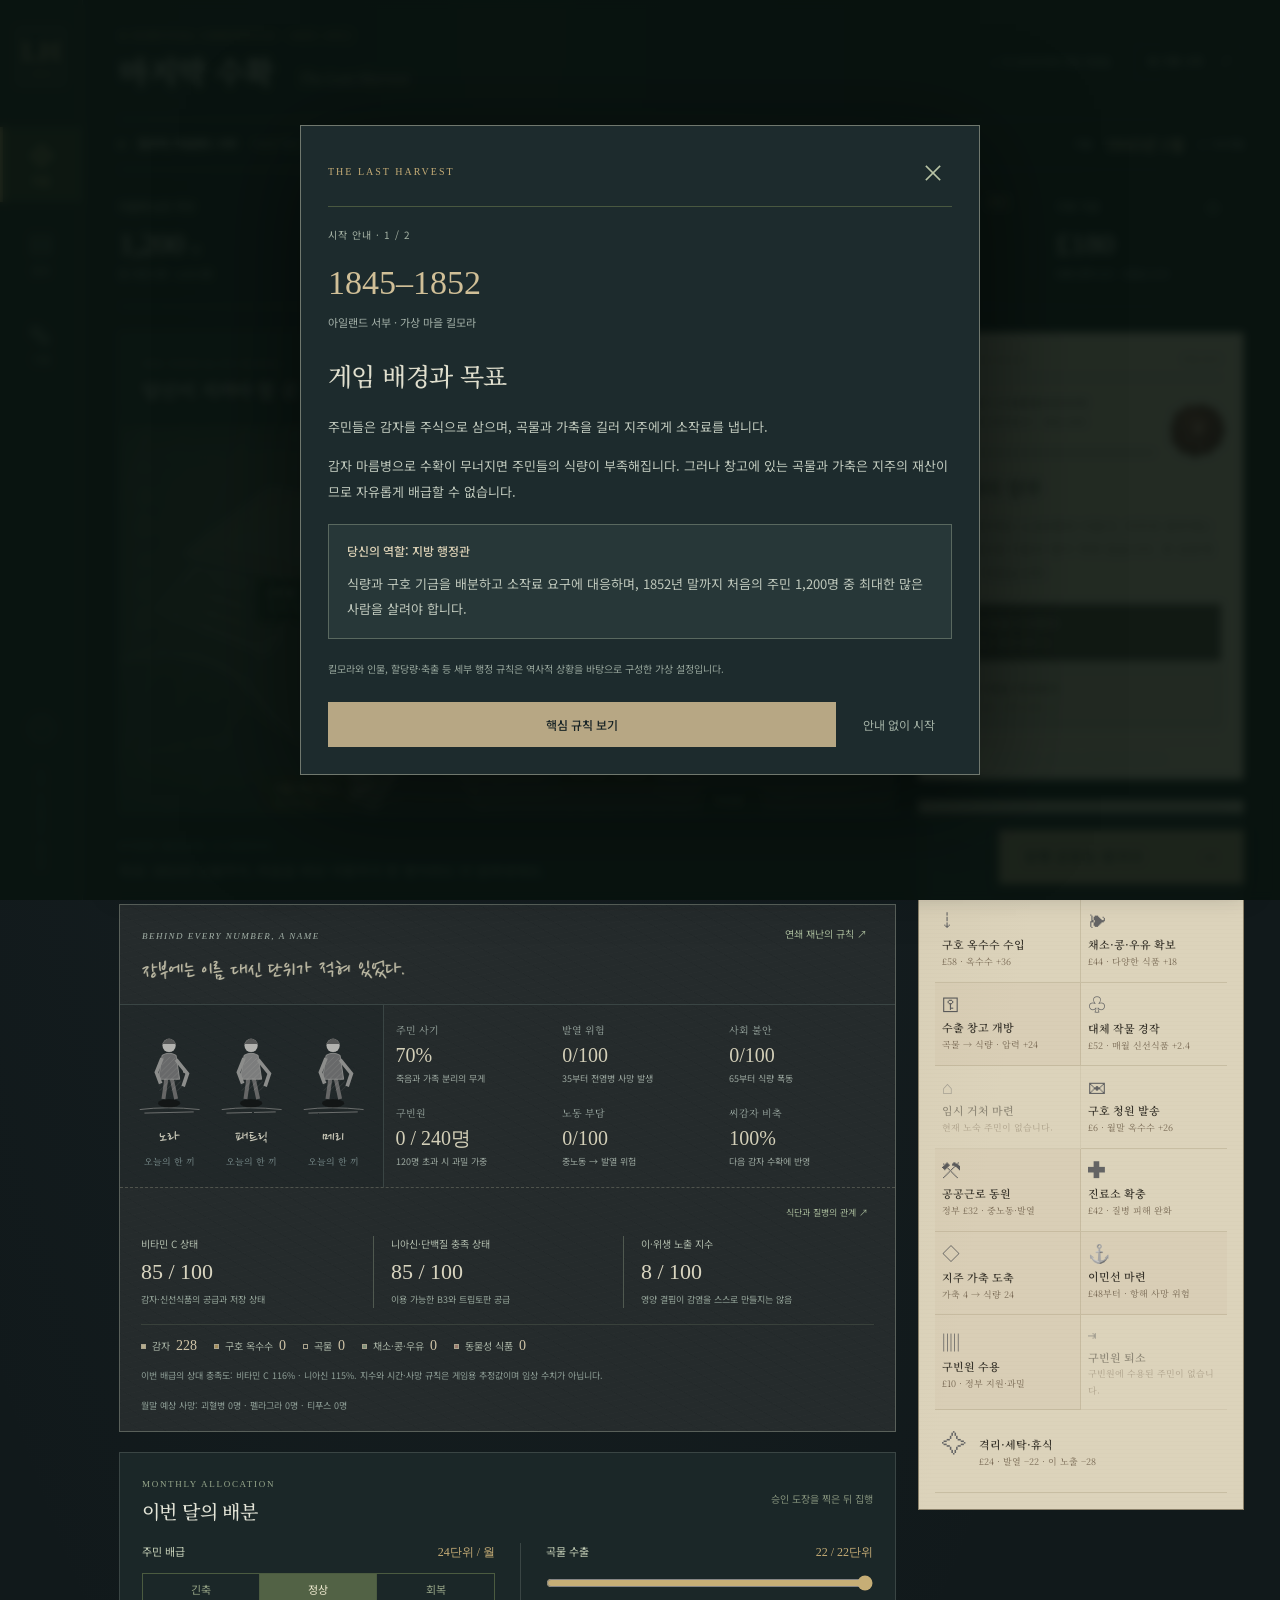
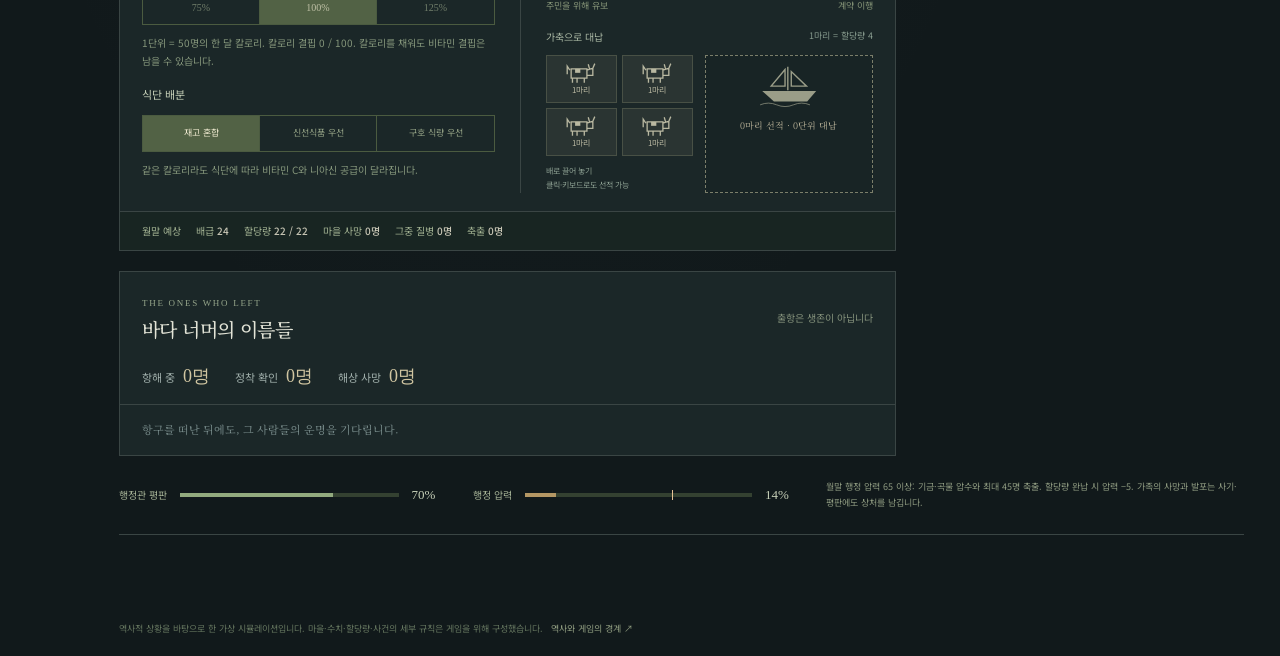
<file: index.html>
<!doctype html>
<html lang="ko">
<head>
  <meta charset="utf-8"><meta name="viewport" content="width=device-width, initial-scale=1">
  <meta name="theme-color" content="#17251e">
  <meta name="description" content="1845–1852, 아일랜드 대기근 속 가상의 마을을 돌보는 생존형 사회 관리 시뮬레이션.">
  <title>마지막 수확 — The Last Harvest</title>
  <link rel="stylesheet" href="styles.css">
</head>
<body>
  <aside class="rail" aria-label="주 메뉴">
    <a class="monogram" href="#" aria-label="마지막 수확 홈">LH<span>1845</span></a>
    <nav><button class="nav active" data-view="village" aria-label="마을 지도" title="마을 지도"><span aria-hidden="true">⌖</span><small>마을</small></button><button class="nav" data-view="ledger" aria-label="자원 장부" title="자원 장부"><span aria-hidden="true">▤</span><small>장부</small></button><button class="nav" data-view="journal" aria-label="행정 기록" title="행정 기록"><span aria-hidden="true">✎</span><small>기록</small></button></nav>
    <button id="help" class="rail-help" aria-label="게임 안내">?</button><span class="rail-line">AN GORTA MÓR</span>
  </aside>
  <main>
    <header class="header"><div><div class="eyebrow">A SURVIVAL CHRONICLE · 1845–1852</div><h1>마지막 수확 <span>The Last Harvest</span></h1></div><div class="header-right"><span class="save-status" id="save-status">로컬 자동 저장</span><button id="restart" class="quiet">새 기록 시작 <span aria-hidden="true">↗</span></button></div></header>
    <section class="datebar"><div><span class="live-dot"></span><strong>킬모라, 아일랜드 서부</strong><span class="location-note">가상의 해안 마을</span></div><div><span id="season"></span><strong id="date"></strong><span id="turn"></span></div></section>
    <section id="resources" class="resources" aria-label="마을 주요 자원"></section>
    <div id="crisis-banner" class="crisis-banner hidden" role="alert"></div>
    <section id="tutorial-guide" class="tutorial-guide" aria-label="첫 달 안내" hidden></section>
    <div class="workspace">
      <div class="left-column">
        <section id="village-view" class="view panel map-panel">
          <div class="panel-heading"><div><span class="eyebrow">THE TOWN & ITS PEOPLE</span><h2>당신이 지켜야 할 곳</h2></div><span class="map-key"><i></i>주민 자원 <i class="gold"></i>지주 소유</span></div>
          <div id="map" class="map"></div>
          <div class="map-caption"><span><i class="live-dot"></i><span id="map-weather">서쪽에서 차가운 바람이 불어옵니다.</span></span><div><button id="motion-toggle" class="text-link" aria-pressed="true">비 연출 켜짐</button><button id="map-info" class="text-link">지도 읽기 ↗</button></div></div>
        </section>
        <section id="ledger-view" class="view panel hidden"><div class="panel-heading"><div><span class="eyebrow">THE TWO LEDGERS</span><h2>식량은 누구의 것인가</h2></div></div><div id="ledger"></div></section>
        <section id="journal-view" class="view panel hidden"><div class="panel-heading"><div><span class="eyebrow">THE ADMINISTRATOR'S RECORD</span><h2>행정관의 기록</h2></div><button id="download" class="quiet">기록 내려받기 ↓</button></div><div id="journal" class="journal"></div></section>
        <section class="panel survival-panel"><div class="panel-heading"><div><span class="eyebrow">BEHIND EVERY NUMBER, A NAME</span></div><button id="hardship-info" class="text-link">연쇄 재난의 규칙 ↗</button></div><p id="human-note" class="human-note">장부에는 이름 대신 단위가 적혀 있었다.</p><div id="survival-monitor"></div><div id="nutrition-monitor"></div></section>
        <section class="panel policy-panel"><div class="panel-heading"><div><span class="eyebrow">MONTHLY ALLOCATION</span><h2>이번 달의 배분</h2></div><span class="subtle">승인 도장을 찍은 뒤 집행</span></div><div class="allocation-grid"><div><label class="field-label">주민 배급 <span id="ration-value"></span></label><div class="segments" id="rations"><button data-ration="0.75">긴축 <small>75%</small></button><button data-ration="1" class="selected">정상 <small>100%</small></button><button data-ration="1.25">회복 <small>125%</small></button></div><p class="field-hint" id="food-hint"></p><label class="field-label diet-label">식단 배분</label><div id="food-policies" class="segments diet-segments"><button data-food-policy="mixed">재고 혼합</button><button data-food-policy="fresh">신선식품 우선</button><button data-food-policy="relief">구호 식량 우선</button></div><p class="field-hint">같은 칼로리라도 식단에 따라 비타민 C와 니아신 공급이 달라집니다.</p></div><div><label class="field-label" for="exports">곡물 수출 <span id="export-label"></span></label><input type="range" id="exports" min="0" max="22" value="22"><div class="range-labels"><span>주민을 위해 유보</span><span>계약 이행</span></div><div class="cargo-heading"><span>가축으로 대납</span><small>1마리 = 할당량 4</small></div><div class="cargo-loading"><div><div id="cattle-stock" class="cattle-stock" aria-label="선적할 수 있는 가축"></div><small class="cargo-hint">배로 끌어 놓기<br>클릭·키보드로도 선적 가능</small></div><div id="ship-cargo" class="ship-cargo" aria-label="수출선 선적 구역"><svg viewBox="0 0 100 65" aria-hidden="true"><path d="M12 39h78l-13 15H29Z" fill="currentColor"/><path d="M49 4v34M45 8 25 32h20Zm9 3v21h22Z" fill="none" stroke="currentColor" stroke-width="2"/><path d="M9 59q12-5 24 0t24 0 24 0" fill="none" stroke="currentColor"/></svg><span id="cargo-count">0마리 선적</span><div id="loaded-cattle" class="loaded-cattle"></div></div></div></div></div><div class="forecast" id="forecast" aria-live="polite"></div></section>
        <section id="voyages-panel" class="panel voyages-panel"></section>
      </div>
      <aside class="right-column">
        <section class="panel dispatch"><div class="dispatch-top"><span class="eyebrow">ON YOUR DESK</span><span id="event-tag"></span></div><div class="official-letterhead">RELIEF COMMISSION<br><small>WESTERN DISTRICT · IRELAND</small></div><div class="wax-seal" aria-hidden="true"><span>♛</span>V · R</div><h2 id="event-title"></h2><p id="event-body"></p><div id="event-choices"></div><span class="dispatch-foot">KILMORA · LOCAL ADMINISTRATION</span></section>
        <section class="panel actions-panel"><div class="panel-heading"><div><span class="eyebrow">YOUR ORDERS</span><h2>행정 조치</h2></div><span id="action-count" class="pill"></span></div><div id="actions" class="actions"></div></section>
      </aside>
    </div>
    <section class="pressure-strip"><div><span>행정관 평판</span><div class="meter"><i id="trust-meter"></i></div><strong id="trust-value"></strong></div><div><span>행정 압력</span><div class="meter pressure"><i id="pressure-meter"></i><b title="징벌 기준 65%"></b></div><strong id="pressure-value"></strong></div><p id="pressure-note"></p></section>
    <footer class="turn-footer"><div><span class="eyebrow">EVERY MONTH, A CHOICE.</span><p id="footer-note">장부 너머에는 사람의 삶이 있습니다.</p></div><button id="next-month" class="next-month">한 달을 마감하다 <span aria-hidden="true">→</span></button></footer>
    <p class="historical-note">역사적 상황을 바탕으로 한 가상 시뮬레이션입니다. 마을·수치·할당량·사건의 세부 규칙은 게임을 위해 구성했습니다. <button id="sources-link">역사와 게임의 경계 ↗</button></p>
  </main>
  <dialog id="modal"><div class="modal-head"><span class="eyebrow">THE LAST HARVEST</span><button id="close-modal" aria-label="창 닫기">×</button></div><div id="modal-body"></div></dialog>
  <div id="toast" role="status" aria-live="polite"></div>
  <div id="month-veil" aria-hidden="true"><span id="month-mark"></span></div><span id="month-announcement" class="sr-only" role="status" aria-live="polite"></span>
  <script type="module" src="ui.js"></script>
</body>
</html>
</file>
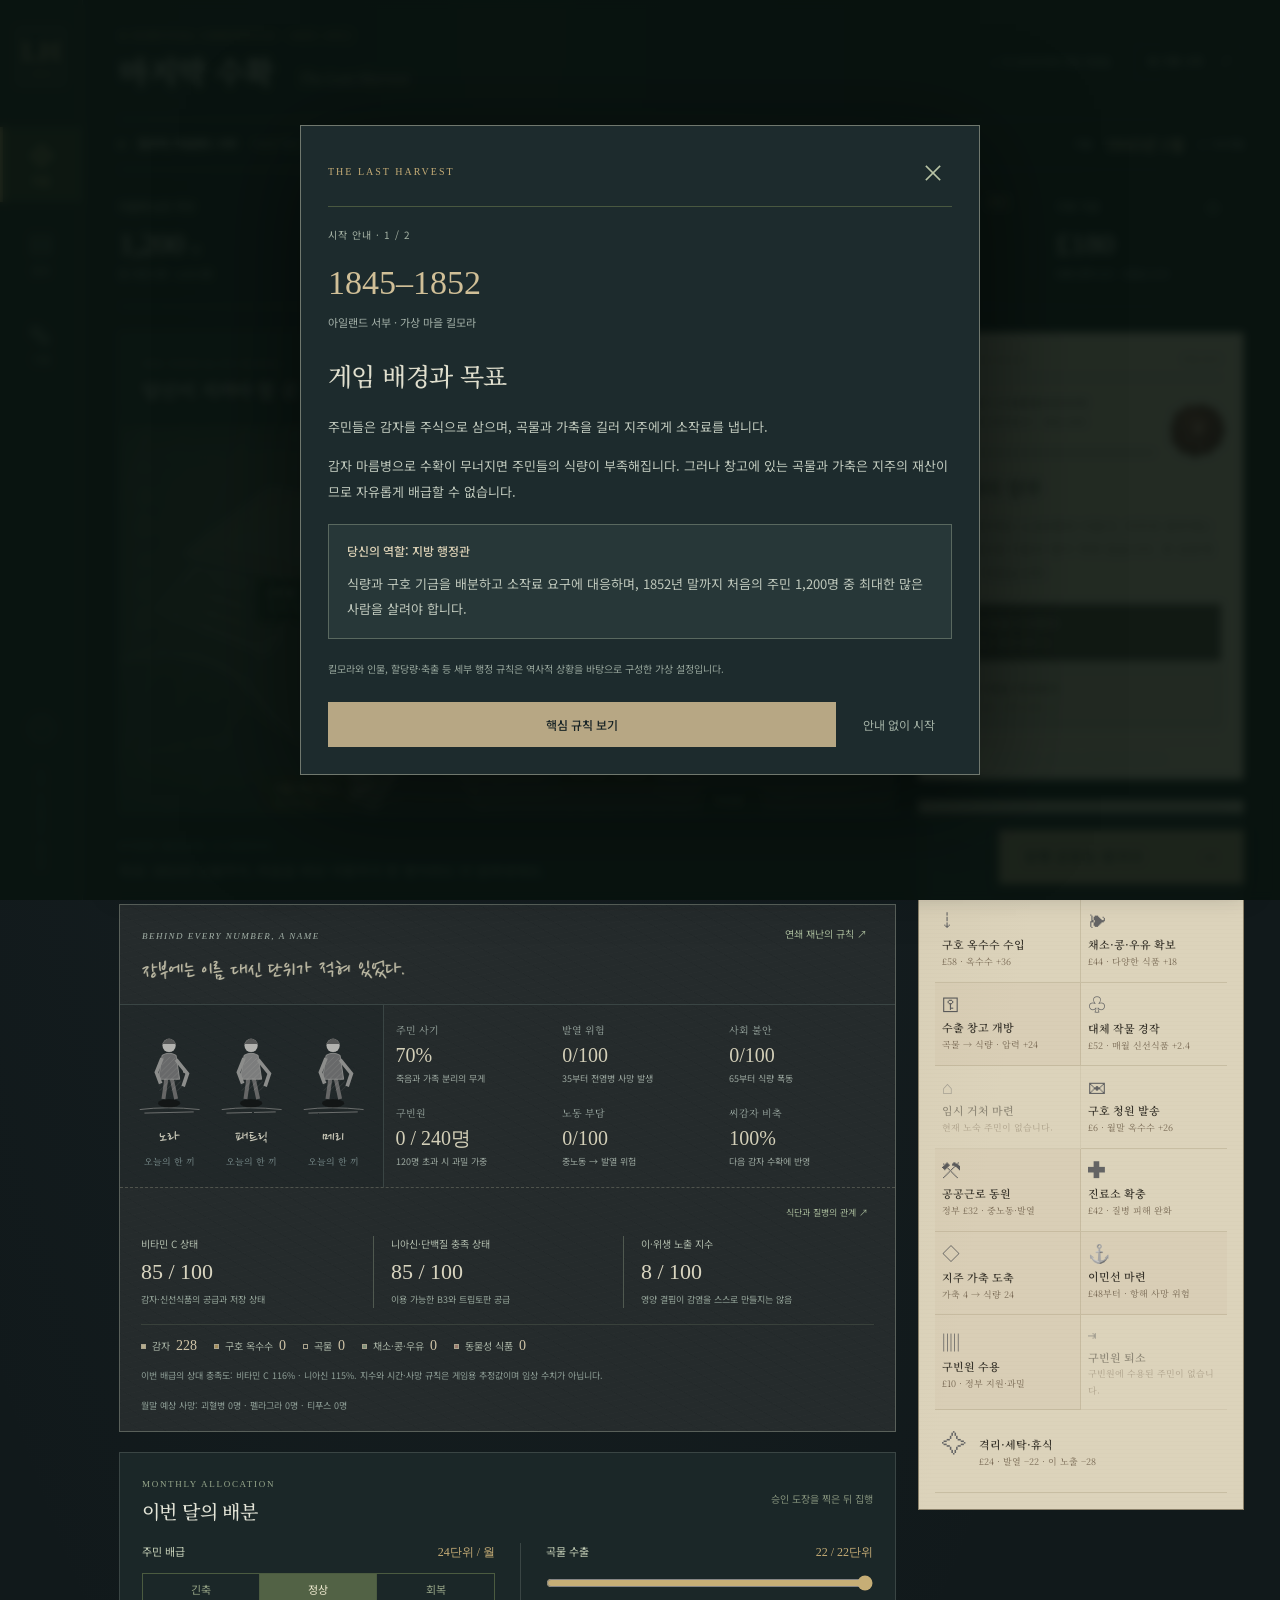
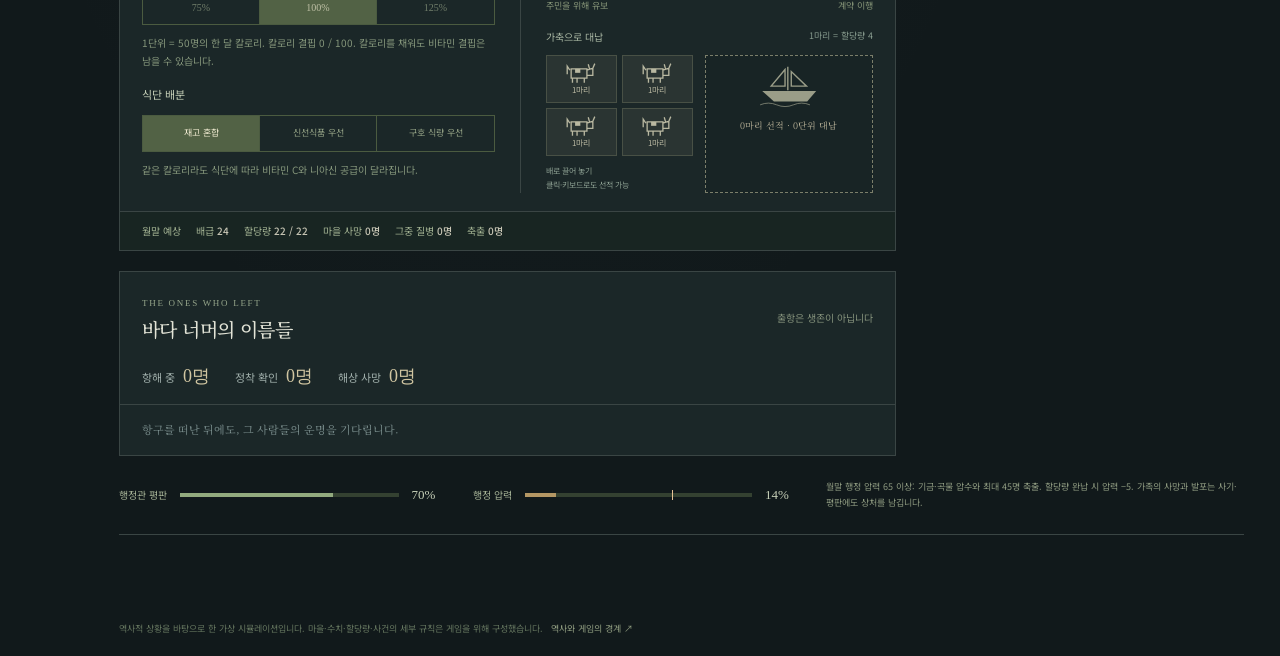
<file: play.html>
<!doctype html>
<html lang="ko">
<head>
  <meta charset="utf-8"><meta name="viewport" content="width=device-width, initial-scale=1">
  <meta name="theme-color" content="#17251e">
  <meta name="description" content="1845–1852, 아일랜드 대기근 속 가상의 마을을 돌보는 생존형 사회 관리 시뮬레이션.">
  <title>마지막 수확 — The Last Harvest</title>
  <style>
@import url('https://fonts.googleapis.com/css2?family=Noto+Sans+KR:wght@400;500;600;700&family=Noto+Serif+KR:wght@400;500;600;700&family=Nanum+Pen+Script&display=swap');
:root{color-scheme:dark;--bg:#101a16;--panel:#19271f;--line:#354237;--text:#e2e3d6;--muted:#919e8b;--gold:#c5ac76;--green:#a6bc87;--red:#d08a70;--serif:'Noto Serif KR',Georgia,serif;--sans:'Noto Sans KR','Malgun Gothic',sans-serif}
*{box-sizing:border-box}body{margin:0;background:var(--bg);color:var(--text);font:13px/1.6 var(--sans);background-image:radial-gradient(ellipse at 45% 0,#24312544,transparent 70%)}button,input,select{font:inherit}button,a,input,select{-webkit-tap-highlight-color:transparent}button{cursor:pointer}button{color:inherit}button:disabled{cursor:not-allowed;opacity:.38}button:focus-visible,a:focus-visible,input:focus-visible,select:focus-visible{outline:2px solid #e2cb91;outline-offset:4px}button,a{touch-action:manipulation}a{color:var(--gold)}button{transition:background .18s,border-color .18s,transform .18s}button:hover:not(:disabled){filter:brightness(1.15)}h1,h2,h3,p{margin:0}button{border:0}button:active:not(:disabled){transform:translateY(1px)}.rail{position:fixed;inset:0 auto 0 0;width:83px;background:#15221c;border-right:1px solid var(--line);display:flex;align-items:center;flex-direction:column;z-index:5}.monogram{font:29px/1 Georgia,serif;color:#dcc595;text-decoration:none;border:1px solid #8b805e;width:46px;height:55px;text-align:center;padding-top:7px;margin:29px 0 43px}.monogram span{display:block;font:9px/1.7 Georgia,serif;letter-spacing:3px;padding-left:3px}.rail nav{width:100%;display:grid;gap:15px}.nav{position:relative;background:none;color:#839483;width:100%;padding:13px 0;display:grid;justify-items:center;gap:4px}.nav>span{font-size:24px;line-height:1.2}.nav small{font-size:10px}.nav.active{color:#d9c28b;background:#2f3b2b}.nav.active:before{content:'';position:absolute;inset:0 auto 0 0;width:3px;background:var(--gold)}.rail-help{margin-top:auto;width:25px;height:25px;border:1px solid #7a8b77;border-radius:50%;background:none;color:var(--muted);font-family:Georgia}.rail-line{writing-mode:vertical-rl;font:9px Georgia;letter-spacing:3px;color:#6c7c69;margin:28px 0}.header{display:flex;align-items:center;justify-content:space-between;gap:20px;padding:29px 0 24px}.eyebrow{font:10px/1.4 Georgia,serif;letter-spacing:2px;color:var(--gold)}h1{font:600 31px/1.5 var(--serif);letter-spacing:-1px;margin-top:5px}h1 span{font:italic 16px Georgia,serif;letter-spacing:0;color:#9da38b;margin-left:17px}main{max-width:1700px;margin-left:83px;padding:0 36px}.header-right{display:flex;align-items:center;gap:24px}.save-status{color:#91a18b;font-size:10px}.save-status:before{content:'•';color:#a5b883;margin-right:6px}.quiet{background:transparent;border:1px solid var(--line);font-size:11px;padding:8px 12px;color:#b7bea9}.quiet span{margin-left:14px}.datebar{display:flex;justify-content:space-between;align-items:center;padding:13px 0;border-top:1px solid var(--line);border-bottom:1px solid var(--line);font-size:11px}.datebar>div{display:flex;gap:14px;align-items:center}.datebar strong{font-weight:500}.datebar>div:last-child strong{font:500 16px var(--serif);color:#e4d3a8}.datebar>div:last-child>span{color:var(--muted);font-size:10px}.location-note{color:#778873;font-size:10px}.live-dot{display:inline-block;background:#acba91;width:5px;height:5px;border-radius:50%}.resources{display:grid;grid-template-columns:1.12fr 1.12fr 1.12fr 1fr 1fr;border-bottom:1px solid var(--line);margin-bottom:25px;padding:24px 0}.resource{padding:0 22px;border-right:1px solid var(--line);min-width:0}.resource:first-child{padding-left:0}.resource:last-child{border:0}.resource-head{font-size:11px;color:#b5c0aa;display:flex;align-items:center;justify-content:space-between;gap:5px}.resource-head .icon{color:#8fa57e;font-size:17px}.resource.gold .resource-head{color:#c4ae81}.resource-number{font:30px/1.5 Georgia,serif;letter-spacing:-.5px;font-variant-numeric:tabular-nums}.resource-number small{font:10px var(--sans);color:var(--muted);margin-left:7px;letter-spacing:0}.resource-foot{font-size:10px;color:var(--muted);white-space:nowrap}.resource-foot .bad{color:var(--red)}.resource-foot .good{color:var(--green)}.lock-tag{border:1px solid #79684488;background:#75633822;font-size:8px;padding:1px 4px;color:#c6af7d;letter-spacing:1px}.workspace{display:grid;grid-template-columns:minmax(0,1fr) 326px;gap:22px;align-items:start}.left-column,.right-column{display:grid;gap:20px;min-width:0}.panel{border:1px solid var(--line);background:var(--panel)}.panel-heading{display:flex;align-items:center;justify-content:space-between;padding:19px 22px;gap:14px}.panel-heading .eyebrow{font-size:9px;color:#96a68b;letter-spacing:1.7px}h2{font:500 19px/1.6 var(--serif);letter-spacing:-.6px}.panel-heading h2{margin-top:3px}.map-key{font-size:9px;color:#9aaa90;display:flex;align-items:center;gap:6px;white-space:nowrap}.map-key i{width:5px;height:5px;background:#acbd8e;border-radius:50%;margin-left:7px}.map-key i.gold{background:#bda26b}.map{aspect-ratio:1.86;min-height:280px;position:relative;overflow:hidden;background:#273b2d}.map svg{width:100%;height:100%;display:block;position:absolute;inset:0}.map:after{content:'';position:absolute;inset:0;pointer-events:none;background:radial-gradient(ellipse at center,transparent 30%,#17241f77 100%);box-shadow:inset 0 0 45px #14291f88}.map-label{position:absolute;z-index:1;transform:translate(-50%,-50%);border:1px solid #80936b77;background:#192c22eb;color:#d1d9bd;padding:5px 10px;text-align:left;box-shadow:0 4px 15px #10191255;white-space:nowrap;font-size:11px}.map-label small{display:block;color:#95aa87;font-size:9px}.map-label.owned{border-color:#a48b5066;background:#2e3020ed;color:#dcc69a}.map-label.owned small{color:#bda46e}.map-label:hover{border-color:#d6c08c}.compass{position:absolute;right:22px;top:17px;z-index:1;font:10px Georgia;color:#c7c8a3;text-align:center}.compass b{display:block;font-size:30px;font-weight:400;line-height:1.1}.map-caption{display:flex;justify-content:space-between;align-items:center;font-size:10px;color:#8f9f85;padding:12px 19px;border-top:1px solid var(--line);gap:8px}.map-caption>span{display:flex;gap:8px;align-items:center}.text-link{background:transparent;color:#a7b99a;font-size:10px;white-space:nowrap}.dispatch{padding:21px 22px 16px;background:#e0d7bd;color:#393e30;position:relative;background-image:repeating-linear-gradient(5deg,transparent 0,transparent 3px,#736d4710 4px)}.dispatch-top{display:flex;align-items:center;justify-content:space-between;gap:5px}.dispatch-top .eyebrow{font-size:9px;color:#7b7052;letter-spacing:1.6px}.dispatch-top>span:last-child{font-size:9px;color:#7b7052}.letter-mark{font:27px Georgia;color:#a08e63;text-align:center;margin:14px 0 5px}.dispatch h2{font-size:21px;letter-spacing:-1px;line-height:1.6;margin-bottom:10px}.dispatch p{font-size:12px;line-height:1.95;color:#686653}.dispatch-foot{display:block;font:8px Georgia;letter-spacing:1.7px;color:#9b9273;text-align:center;margin-top:16px;padding-top:12px;border-top:1px solid #b5ad9166}#event-choices{display:grid;gap:8px;margin-top:20px}.choice{display:block;text-align:left;background:#d6ceb4;color:#424937;padding:10px 12px;border:1px solid #aaa688;font-size:11px}.choice:first-child{background:#344736;border-color:#344736;color:#e5e1cc}.choice small{display:block;opacity:.68;font-size:9px;margin-top:3px}.event-resolved{font:12px/1.8 var(--serif);color:#576247;text-align:center;padding:11px;background:#64725016;border:1px solid #69775544}.actions-panel .panel-heading{padding-bottom:14px}.actions-panel h2{font-size:18px}.pill{border:1px solid #6a795a;color:#b7c0a2;font-size:10px;padding:2px 8px;white-space:nowrap}.actions{display:grid;grid-template-columns:1fr 1fr;gap:7px;padding:0 15px 16px}.action{background:#223327;border:1px solid #405039;text-align:left;padding:10px;min-height:71px}.action strong{font-size:11px;font-weight:500;display:block}.action .action-symbol{color:#a3b587;display:inline-block;font:20px Georgia;margin-bottom:3px}.action small{display:block;font-size:9px;color:#91a182;line-height:1.5}.action.risky{background:#332f22;border-color:#62543a}.action.risky .action-symbol,.action.risky small{color:#bba16e}.action:disabled{opacity:.48}.policy-panel .panel-heading{padding-bottom:17px}.subtle{font-size:10px;color:#84917b;white-space:nowrap}.allocation-grid{display:grid;grid-template-columns:1fr 1fr;gap:25px;padding:0 22px 18px}.allocation-grid>div+div{border-left:1px solid var(--line);padding-left:25px}.field-label{display:flex;justify-content:space-between;align-items:center;font-size:11px;gap:10px;margin-bottom:12px;color:#c5cfb7}.field-label>span{font:12px Georgia;color:var(--gold)}.segments{display:grid;grid-template-columns:repeat(3,1fr);gap:0;border:1px solid #4b5b40}.segments button{background:transparent;font-size:11px;padding:7px 0;color:#94a285;border-right:1px solid #4b5b40}.segments button:last-child{border:0}.segments button small{display:block;font:10px/1.8 Georgia;opacity:.7}.segments .selected{background:#526245;color:#eee9cf}.field-hint{font-size:10px;color:#85967b;line-height:1.8;margin-top:9px}input[type=range]{width:100%;height:20px;margin:0;accent-color:#c6ae76;cursor:pointer}input[type=range]:disabled{cursor:not-allowed}.range-labels{display:flex;justify-content:space-between;color:#869578;font-size:9px}.cattle-control{display:flex;align-items:center;justify-content:space-between;margin-top:12px;gap:8px}.cattle-control label{font-size:10px;color:#a0af92}.cattle-control small{font-size:8px;color:#7d8d71;margin-left:3px}.cattle-control select{font-size:10px;background:#223124;color:#c5cdb5;border:1px solid #485640;padding:4px}.forecast{border-top:1px solid var(--line);padding:11px 22px;font-size:10px;color:#a2b292;display:flex;gap:15px;flex-wrap:wrap;background:#15231b66}.forecast strong{color:#dcc79c;font-weight:500}.forecast .danger{color:var(--red)}.pressure-strip{display:grid;grid-template-columns:1fr 1fr 1.3fr;align-items:center;gap:32px;padding:23px 0;border-bottom:1px solid var(--line)}.pressure-strip>div{display:flex;gap:13px;align-items:center;font-size:10px;color:#a4b195}.pressure-strip>div>span{white-space:nowrap}.pressure-strip strong{font:13px Georgia;color:#c5ceb7;min-width:29px}.meter{height:4px;background:#344131;position:relative;flex:1}.meter i{display:block;height:100%;background:#92aa7e;transition:width .5s}.meter.pressure i{background:#b49764}.meter b{position:absolute;width:1px;background:#e7c295;height:10px;top:-3px;left:65%}.pressure-strip p{font-size:9px;color:#8f9b81;line-height:1.8}.turn-footer{padding:24px 0 17px;display:flex;align-items:center;justify-content:space-between;gap:20px}.turn-footer .eyebrow{font-size:9px;letter-spacing:2px;color:#8c9c80}.turn-footer p{font:13px var(--serif);color:#a8b29b;margin-top:6px}.next-month{background:#c8b47f;color:#253125;padding:16px 24px;min-width:245px;text-align:left;font:600 14px var(--serif);box-shadow:0 4px 20px #080c0a44}.next-month span{float:right;font:22px/1 Georgia;margin-left:45px}.historical-note{color:#65765f;font-size:9px;padding-bottom:20px}.historical-note button{background:none;font-size:9px;color:#929f82;padding:0;margin-left:5px}.hidden{display:none!important}.journal{max-height:340px;overflow-y:auto;padding:0 22px 18px;scrollbar-width:thin}.entry{border-top:1px solid var(--line);padding:15px 0;display:grid;grid-template-columns:63px 1fr;gap:12px}.entry time{font:10px/1.7 Georgia;color:#a49a73}.entry h3{font:500 13px var(--serif);margin-bottom:7px;color:#ced4bd}.entry p{font-size:11px;color:#92a486}.entry.danger h3{color:#d0a084}#ledger{padding:0 22px 22px;min-height:323px}.ledger-explainer{font:15px/1.8 var(--serif);color:#cdbb92;padding:10px 0 17px}.ledger-row{display:flex;justify-content:space-between;padding:12px 0;border-top:1px solid var(--line);font-size:12px}.ledger-row span:last-child{color:#cbb885;font:15px Georgia}.ledger-block{margin-top:20px;padding:16px;border:1px solid #84714566;background:#73623917}.ledger-block h3{color:#c9b383;font:14px var(--serif);margin-bottom:8px}.ledger-block p{font-size:11px;color:#a2a58c}.history-chart{height:90px;display:flex;gap:2px;align-items:end;margin-top:17px;border-bottom:1px solid #4c5b41}.history-chart i{background:#94aa78;flex:1;min-width:1px;display:block}.history-chart-label{font-size:9px;color:#899a7c;margin-top:5px}dialog{max-width:660px;width:calc(100% - 36px);max-height:85vh;overflow-y:auto;padding:27px;background:#1d2c22;color:#dce1cf;border:1px solid #7c8866;box-shadow:0 20px 100px #0008}dialog::backdrop{background:#09130edf;backdrop-filter:blur(4px)}.modal-head{display:flex;align-items:center;justify-content:space-between;border-bottom:1px solid #495840;padding-bottom:14px;margin-bottom:20px}.modal-head button{font-size:24px;background:none;color:#b8c4a5;padding:0 7px}#modal-body h2{font-size:24px;margin:10px 0 15px}#modal-body h3{font-size:13px;color:var(--gold);margin:20px 0 7px}#modal-body p,#modal-body li{font-size:12px;color:#aeba9f;line-height:1.9}#modal-body ul,#modal-body ol{padding-left:20px}#modal-body a{overflow-wrap:anywhere}.modal-actions{display:flex;gap:12px;margin-top:23px}.modal-actions button{padding:12px 18px;border:1px solid #657454;background:#43543a;color:#e0e4ce}.modal-actions button.risky{background:#7b4a34;border-color:#946249}.big-number{font:64px Georgia;color:#d7c490;margin:12px 0}.big-number small{font:15px var(--sans);color:#9da98e}.result-grid{display:grid;grid-template-columns:repeat(3,1fr);gap:10px;margin:20px 0}.result-grid div{background:#263827;padding:12px;font-size:10px;color:#9ead8f}.result-grid strong{display:block;font:25px/1.6 Georgia;color:#d3d8bd}.modal-callout{border-left:2px solid var(--gold);padding:10px 15px;background:#cdb87a0c;margin:15px 0}#toast{position:fixed;bottom:24px;left:50%;transform:translate(-50%,15px);max-width:90vw;padding:12px 22px;background:#d4c7a2;color:#293527;box-shadow:0 6px 35px #0006;opacity:0;pointer-events:none;transition:.2s;z-index:20;font-size:12px}#toast.visible{opacity:1;transform:translate(-50%,0)}
@media(min-width:1500px){main{padding:0 48px}.workspace{grid-template-columns:minmax(0,1fr) 365px}.map{aspect-ratio:1.95}.dispatch{padding:24px 27px}.actions{gap:9px;padding:0 20px 20px}.action{padding:11px 13px}.resource-number{font-size:34px}.header{padding-top:33px}}
@media(max-width:1150px){main{padding:0 23px}.workspace{grid-template-columns:minmax(0,1fr) 285px;gap:15px}.map-key{display:none}.resource{padding:0 12px}.resource-foot{font-size:9px}.resource-number{font-size:26px}.allocation-grid{gap:15px;padding:0 17px 17px}.allocation-grid>div+div{padding-left:15px}.cattle-control small{display:none}.dispatch{padding:18px}.actions{padding:0 12px 12px}.action{padding:8px}.pressure-strip{gap:18px}.header-right{gap:12px}.save-status{display:none}.map{aspect-ratio:1.65}.map-label{font-size:10px;padding:4px 7px}.map-label small{font-size:8px}.panel-heading{padding:17px}.map-caption{padding:10px}.map-weather{font-size:9px}}
@media(max-width:900px){.rail{width:64px}.monogram{width:40px;height:48px;font-size:25px}.monogram span{font-size:8px}main{margin-left:64px;padding:0 20px}.workspace{grid-template-columns:1fr}.right-column{grid-template-columns:1fr 1fr;gap:15px}.resources{grid-template-columns:repeat(5,1fr)}.resource{padding:0 10px}.resource-head{font-size:10px}.resource-head .icon{display:none}.resource-foot{white-space:normal;min-height:28px}.resource-number small{margin-left:3px}.map{aspect-ratio:1.95}.map-label{font-size:11px}.map-label small{font-size:9px}.map-key{display:flex}.header h1 span{font-size:13px;margin-left:10px}.pressure-strip{grid-template-columns:1fr 1fr}.pressure-strip p{grid-column:1/-1}.dispatch p{font-size:11px}.dispatch h2{font-size:20px}.pressure-strip{padding:20px 0;gap:15px}.turn-footer{padding-top:20px}}
@media(max-width:580px){.rail{width:51px}.monogram{width:32px;height:41px;font-size:21px;margin-top:21px;margin-bottom:27px}.monogram span{font-size:7px;letter-spacing:2px}.nav{padding:12px 0}.nav>span{font-size:22px}.nav small{font-size:8px}.rail-line{font-size:8px}.rail-help{margin-bottom:0}main{margin-left:51px;padding:0 13px}.header{padding:20px 0 16px;gap:8px}.header .eyebrow{font-size:7px;letter-spacing:1.2px}h1{font-size:25px}h1 span{display:none}.header .quiet{font-size:9px;padding:6px}.header .quiet span{margin-left:2px}.datebar{align-items:flex-start;gap:6px;flex-direction:column;padding:10px 0}.datebar>div{gap:9px}.datebar>div:last-child{width:100%;justify-content:space-between}.location-note{font-size:8px}.resources{grid-template-columns:repeat(3,1fr);padding:15px 0;gap:16px 0;margin-bottom:15px}.resource:nth-child(3){border:0}.resource:nth-child(4){padding-left:0}.resource:nth-child(n+4){border-top:1px solid var(--line);padding-top:12px}.resource:last-child{grid-column:span 2;border-top:1px solid var(--line)}.resource-number{font-size:26px;line-height:1.4}.resource-foot{min-height:0;font-size:8px}.resource-head{font-size:9px}.lock-tag{font-size:7px}.panel-heading{padding:14px}.panel-heading .eyebrow{font-size:7px}h2{font-size:17px}.map-key{font-size:7px;gap:4px}.map-key i{margin-left:0;width:4px;height:4px}.map{aspect-ratio:1.13;min-height:0}.map svg{width:165%;max-width:none;left:-35%}.map-label{font-size:9px;padding:4px 6px}.map-label small{font-size:7px}.map-label[data-place=fields]{left:21%!important;top:25%!important}.map-label[data-place=homes]{left:55%!important;top:49%!important}.map-label[data-place=granary]{left:73%!important;top:70%!important}.map-label[data-place=harbor]{left:21%!important;top:86%!important}.map-label[data-place=estate]{left:76%!important;top:16%!important}.map-label[data-place=church]{left:80%!important;top:37%!important}.compass{right:10px;top:10px}.map-caption{font-size:8px;padding:10px}.map-caption .text-link{font-size:8px}.allocation-grid{grid-template-columns:1fr;gap:18px;padding:0 14px 16px}.allocation-grid>div+div{padding-left:0;border-left:0;border-top:1px solid var(--line);padding-top:15px}.field-label{margin-bottom:8px}.field-hint{font-size:9px}.cattle-control small{display:inline}.segments button{padding:6px}.segments button small{display:inline;margin-left:4px}.forecast{padding:12px 14px;gap:6px 13px;font-size:9px}.right-column{grid-template-columns:1fr}.dispatch{padding:19px}.dispatch h2{font-size:23px}.dispatch p{font-size:12px}.actions{grid-template-columns:1fr 1fr}.action{padding:12px}.action strong{font-size:12px}.action small{font-size:10px}.pressure-strip{grid-template-columns:1fr;gap:15px}.pressure-strip p{font-size:9px}.turn-footer{align-items:stretch;flex-direction:column;gap:15px}.next-month{width:100%;min-width:0;padding:16px}.turn-footer p{font-size:11px}.historical-note{font-size:8px;line-height:1.8}.journal{padding:0 14px 14px}.entry{grid-template-columns:42px 1fr;gap:8px}.entry h3{font-size:12px}.entry p{font-size:10px}#ledger{padding:0 14px 15px}.ledger-explainer{font-size:13px}.subtle{font-size:8px}dialog{padding:19px}.result-grid{gap:5px}.result-grid div{padding:8px}}
@media(prefers-reduced-motion:reduce){*{transition:none!important;scroll-behavior:auto!important}}

/* The harsh systems: cold rain, people, fever, departures and unrest. */
:root{--bg:#11191b;--panel:#1b2728;--line:#3a4544;--muted:#9ba7a1;--green:#a6b3a0;--red:#d69c88}
body{background-image:radial-gradient(ellipse at 40% 0,#53646b1c,transparent 65%)}.rail{background:#172123}.map{background:#263332}.map>svg{filter:saturate(.38) brightness(.84);transition:filter 1s}.town-distressed .map>svg{filter:saturate(.1) brightness(.67)}.map-label{z-index:4}.map:after{z-index:2}.compass{z-index:4}.cold-rain{position:absolute;inset:0;z-index:3;pointer-events:none;overflow:hidden}.cold-rain i{position:absolute;inset:-80px;background:repeating-linear-gradient(111deg,transparent 0 39px,#bfd2dc28 40px,#b9cad946 41px,transparent 42px 91px);opacity:.36;animation:cold-rain .7s linear infinite}.cold-rain i+i{background-size:67px 100%;opacity:.2;animation-duration:1.15s;animation-delay:-.4s}.sea-fog{position:absolute;inset:0;background:linear-gradient(150deg,#9faeb622,transparent 50%,#9aa8ab15);pointer-events:none;z-index:1;animation:sea-fog 13s ease-in-out infinite alternate}.resident-body{transform-box:fill-box;transform-origin:center bottom;animation:resident-shiver 3.5s ease-in-out infinite;animation-delay:var(--walk-delay)}.emaciated .resident-body{animation-duration:2.2s}.motion-paused .cold-rain{display:none}.motion-paused .sea-fog,.motion-paused .resident-body{animation:none}.map-caption>div{display:flex;gap:10px}.map-caption .text-link{font-size:9px}
@keyframes cold-rain{from{transform:translate(20px,-36px)}to{transform:translate(-8px,36px)}}@keyframes sea-fog{to{opacity:.25;transform:translateX(15px)}}@keyframes resident-shiver{0%,100%{transform:rotate(-1deg)}50%{transform:rotate(1deg)}}
#survival-monitor{display:flex;border-top:1px solid var(--line)}.resident-portraits{width:34%;min-width:180px;display:flex;align-items:end;justify-content:space-around;padding:12px 8px 17px;background:#101a1c66;border-right:1px solid var(--line)}.resident-portraits figure{margin:0;width:33.33%;text-align:center;min-width:0}.resident-portraits svg{height:90px;max-width:100%;display:block;margin:auto;filter:saturate(.35)}.resident-portraits figcaption{font:11px var(--serif);color:#c9c8b8}.resident-portraits figcaption span{display:block;font:8px/1.8 var(--sans);color:#7f9393;margin-top:4px;white-space:nowrap}.hardship-grid{flex:1;display:grid;grid-template-columns:repeat(3,minmax(0,1fr));padding:8px 12px;gap:0 13px}.hardship-stat{padding:9px 0;min-width:0}.hardship-stat>span{font-size:9px;color:#9caaa3;display:block}.hardship-stat strong{display:block;font:21px/1.7 Georgia,serif;color:#d3cfb8;white-space:normal;overflow-wrap:anywhere}.hardship-stat small{display:block;font-size:8px;color:#82958e}.hardship-stat.critical strong{color:#d09a85}.migration-totals{display:flex;gap:25px;padding:0 22px 16px;flex-wrap:wrap;font-size:11px;color:#9faeaa}.migration-totals strong{font:18px Georgia;color:#d0c5a1;margin-left:5px}.danger,.migration-totals .danger{color:var(--red)}.voyage-list{border-top:1px solid var(--line);padding:0 22px}.empty-voyage{padding:15px 0;color:#7e9291;font:11px/1.8 var(--serif)}.voyage-row{display:flex;justify-content:space-between;align-items:center;gap:12px;padding:14px 0;border-bottom:1px solid var(--line)}.voyage-row:last-child{border:0}.voyage-row strong{font:12px var(--serif);color:#c3c8bb}.voyage-row small{display:block;font-size:10px;color:#94a29a;margin-top:6px}.voyage-row>span{color:#c0ad81;font-size:10px;white-space:nowrap}.crisis-banner{display:flex;align-items:center;justify-content:space-between;gap:15px;padding:15px 20px;border:1px solid #95715e;background:#533c3222;margin-bottom:20px}.crisis-banner strong{font:14px var(--serif);color:#ddb49c}.crisis-banner span{display:block;font-size:11px;color:#ad9e8f;margin-top:5px}.crisis-banner button{background:#9e7e5c;color:#172322;font:12px var(--serif);padding:11px 16px;white-space:nowrap}.crisis-choice,.choice.crisis-choice:first-child{background:#714637;border-color:#885846;color:#eee1c8}.story-ornament{text-align:center;font:38px Georgia;color:#9ca58c;margin:15px 0}.story-choices{display:grid;gap:11px;margin-top:24px}.story-choices .choice{font-size:13px;padding:15px;background:#2f403c;color:#dedfce;border-color:#62716a}.story-choices .crisis-choice{background:#694537;color:#eee1c8;border-color:#926a56}.story-choices .choice small{font-size:11px;line-height:1.8;margin-top:7px;opacity:.8}.story-foot{font-size:10px!important;color:#8fa095!important;margin-top:18px!important;line-height:1.8!important}.voyage-letter{border-top:1px solid var(--line);margin-top:20px;padding-top:6px}.voyage-form{margin-top:20px}.voyage-form>label:first-child{display:flex;flex-direction:column;gap:9px;font-size:12px;color:#b9c3b1}.voyage-form select{padding:11px;background:#263934;color:#e1dfca;border:1px solid #596b60;max-width:100%;font-size:12px}.supply-check{display:flex;align-items:flex-start;gap:9px;font-size:11px;color:#afbcaa;margin:16px 0}.supply-check input{accent-color:var(--gold);margin-top:4px}.order-cost{margin-top:15px!important}.population-equation{flex-wrap:wrap;gap:8px}.turn-footer{position:sticky;bottom:0;z-index:6;background:#111b1eee;border-top:1px solid var(--line);padding:16px 0;box-shadow:0 -12px 30px #10191b66;backdrop-filter:blur(8px)}#toast{bottom:100px}.modal-actions{flex-wrap:wrap}
@media(max-width:1150px){.resident-portraits{min-width:140px;width:30%;padding:10px 5px}.resident-portraits svg{height:78px}.resident-portraits figcaption{font-size:10px}.resident-portraits figcaption span{font-size:7px}.hardship-grid{gap:0 9px;padding:8px 10px}.hardship-stat strong{font-size:18px}.hardship-stat small{font-size:7px}}
@media(max-width:900px){.hardship-grid{padding:10px 18px}.resident-portraits{width:33%;min-width:170px}.resident-portraits svg{height:90px}.hardship-stat strong{font-size:21px}.right-column{grid-template-columns:1fr 1fr}.turn-footer p{font-size:11px}}
@media(max-width:580px){.right-column{grid-template-columns:1fr}#survival-monitor{display:block}.resident-portraits{width:100%;border-right:0;border-bottom:1px solid var(--line);padding:4px 8px 13px}.resident-portraits svg{height:78px}.resident-portraits figcaption{font-size:11px}.resident-portraits figcaption span{font-size:8px}.hardship-grid{grid-template-columns:repeat(2,minmax(0,1fr));padding:8px 13px;gap:3px 10px}.hardship-stat strong{font-size:20px}.hardship-stat small{font-size:8px}.migration-totals{padding:0 14px 13px;gap:12px;font-size:9px}.migration-totals strong{font-size:17px;margin-left:3px}.voyage-list{padding:0 14px}.voyage-row small{font-size:9px}.voyages-panel .subtle{font-size:7px}.survival-panel .panel-heading{gap:5px}.survival-panel .text-link{font-size:8px}.map-label[data-place=workhouse]{left:77%!important;top:93%!important}.map-label[data-place=granary]{left:71%!important;top:70%!important}.map-caption{align-items:flex-start;gap:5px}.map-caption>span{max-width:66%;line-height:1.7}.map-caption>div{flex-direction:column;gap:3px}.map-caption .text-link{font-size:7px}.crisis-banner{padding:14px;align-items:stretch;flex-direction:column}.crisis-banner strong{font-size:13px}.crisis-banner span{font-size:10px}.story-choices .choice{font-size:12px;padding:12px}.story-choices .choice small{font-size:10px}.population-equation span:last-child{font-size:13px}.turn-footer{padding:10px 0;gap:8px}.turn-footer .eyebrow{display:none}.turn-footer p{margin:0;font-size:9px;line-height:1.6}.next-month{padding:13px 18px}.empty-voyage{font-size:10px}.result-grid{grid-template-columns:repeat(2,1fr)}}
@media(prefers-reduced-motion:reduce){.cold-rain i,.sea-fog,.resident-body{animation:none!important}.map>svg{transition:none!important}}

/* Two hands: the exactness of an official form and the roughness of a human record. */
.dispatch,.actions-panel{font-family:var(--serif);color:#38352f;background-color:#dcd3bb;background-image:repeating-linear-gradient(0deg,transparent 0 3px,#63573809 4px),linear-gradient(100deg,#b5a98b18,transparent 30%);border:1px solid #8b816a}.dispatch{padding-top:20px}.dispatch .eyebrow{color:#78654e}.dispatch-top{padding-bottom:10px;border-bottom:1px solid #a6997c}.official-letterhead{font:12px/1.5 Georgia,serif;letter-spacing:1.6px;padding:16px 0 21px;margin-bottom:18px;border-bottom:3px double #8b7e65;width:76%}.official-letterhead small{font-size:8px;letter-spacing:1.1px}.dispatch h2{color:#363229;font-family:var(--serif);font-size:20px;margin-top:0}.dispatch p{font-family:var(--serif);font-size:12px;color:#61584a}.dispatch .choice{font-family:var(--serif);background:#d3c9af;border:1px solid #96876c;color:#373128}.dispatch .choice:first-child{background:#50483b;color:#eee5cc;border-color:#50483b}.dispatch .choice small{opacity:1;color:#756a57}.dispatch .choice:first-child small{color:#d6ccb1}.dispatch .event-resolved{background:#6254430c;border:1px solid #a69b81;color:#645a48}.dispatch-foot{font-size:7px;color:#887a60;letter-spacing:1.6px}.wax-seal{width:55px;height:55px;background:radial-gradient(circle at 35% 30%,#925042,#632b28 70%);clip-path:polygon(50% 0,61% 5%,72% 3%,80% 13%,90% 18%,92% 29%,100% 41%,95% 53%,98% 65%,87% 74%,82% 87%,67% 90%,56% 100%,43% 94%,30% 97%,21% 87%,8% 81%,7% 66%,0 55%,5% 42%,1% 30%,13% 21%,20% 9%,35% 8%);box-shadow:inset 0 0 12px #3d1b19;color:#d5a28c;font:9px/1.1 Georgia;text-align:center;display:flex;flex-direction:column;align-items:center;justify-content:center;position:relative}.wax-seal:before{content:'';position:absolute;inset:7px;border:1px solid #bd82705e;border-radius:50%;box-shadow:0 0 0 2px #451e1b88}.wax-seal>span{display:block;font-size:24px;line-height:1.2}.dispatch>.wax-seal{position:absolute;right:18px;top:70px;transform:rotate(13deg)}.actions-panel .panel-heading{border-bottom:3px double #9b8d72;margin:0 16px 14px;padding:17px 0 12px}.actions-panel .eyebrow{color:#82715a}.actions-panel h2{font-family:var(--serif);color:#38342c;font-size:18px}.actions-panel .pill{color:#655742;border-color:#a19274;font-family:Georgia}.actions-panel .actions{gap:0;padding:0 16px 16px}.actions-panel .action{border:0;border-bottom:1px solid #aa9d8166;background:transparent;box-shadow:none;border-radius:0;min-height:83px;padding:10px 7px}.actions-panel .action:nth-child(odd){border-right:1px solid #aa9d8166}.actions-panel .action strong{font-family:var(--serif);font-size:11px;color:#38342b;font-weight:600}.actions-panel .action .action-symbol{font-size:18px;color:#73624c;filter:grayscale(1)}.actions-panel .action small{font-family:var(--serif);font-size:9px;color:#776853;line-height:1.8}.actions-panel .action.risky{background:#87402e08}.actions-panel .action.risky .action-symbol{color:#884f40}.actions-panel .action:hover:not(:disabled){background:#c6b89755;filter:none}.actions-panel .action:disabled{opacity:.46}.actions-panel .action:last-child{grid-column:1/-1;border-right:0}.actions-panel .action:last-child .action-symbol{float:left;margin-right:12px;font-size:25px}.actions-panel .action:last-child strong{margin-top:5px}
.survival-panel{border-color:#59605a;background:#252b2c;background-image:repeating-linear-gradient(168deg,transparent 0 5px,#c5c8bc04 6px),repeating-linear-gradient(31deg,transparent 0 11px,#10151728 12px)}.survival-panel .panel-heading{padding-bottom:6px}.survival-panel .panel-heading h2{font-family:'Nanum Pen Script',var(--serif);font-weight:400;font-size:28px;letter-spacing:.4px;color:#dbd0b8}.survival-panel .panel-heading .eyebrow{font:italic 9px Georgia;letter-spacing:1.5px;color:#a3b0a7}.human-note{font:24px/1.5 'Nanum Pen Script',var(--serif);color:#b9b6a1;padding:0 22px 17px;transform:rotate(-.4deg);text-shadow:1px 0 #b9b6a12b}.resident-portraits{background:#17202244}.resident-portraits svg{height:110px;filter:saturate(.1) contrast(1.12)}.resident-portraits figcaption{font-family:'Nanum Pen Script',var(--serif);font-size:18px}.resident-portraits figcaption span{font-family:var(--serif);font-size:9px}.hardship-stat>span{font-family:var(--serif);font-size:10px}.hardship-stat small{font-size:9px;color:#9ba79f}.hardship-stat strong{font-size:20px}#nutrition-monitor{border-top:1px dashed #74776a88;padding:17px 21px}.nutrition-heading{display:flex;align-items:center;justify-content:flex-end;gap:10px}.nutrition-heading>span{font:22px 'Nanum Pen Script',var(--serif);color:#d3c7ae}.nutrition-heading .text-link{font-size:9px}.nutrition-indices{display:grid;grid-template-columns:repeat(3,minmax(0,1fr));gap:17px;margin-top:15px}.nutrition-indices>div{border-right:1px solid #505950;padding-right:12px;min-width:0}.nutrition-indices>div:last-child{border:0;padding-right:0}.nutrition-indices span{font-size:10px;color:#b1bcad;display:block}.nutrition-indices strong{font:22px/1.8 Georgia;color:#d9d5c0;display:block}.nutrition-indices small{font-size:9px;line-height:1.8;color:#96a69b;display:block}.nutrition-indices .deficient strong{color:#d8a18a}.food-stocks{display:flex;flex-wrap:wrap;gap:9px 17px;border-top:1px solid #59615366;padding-top:13px;margin-top:16px}.food-stocks>span{font-size:10px;color:#a7b2a4;display:flex;gap:6px;align-items:center}.food-stocks strong{font:14px Georgia;color:#d1c5a8}.food-dot{width:5px;height:5px;border:1px solid #aaa38d;display:inline-block}.food-dot.maize{background:#a38b58}.food-dot.potato{background:#b6ad8d}.food-dot.diverse{background:#7f927b}.food-dot.animal{background:#99796c}.nutrition-note{font-size:9px;line-height:1.9;color:#8f9f97;margin-top:13px}
.diet-label{margin-top:16px}.diet-segments button{font-size:9px;padding:10px 2px}.cargo-heading{display:flex;justify-content:space-between;margin-top:16px;font-size:10px;color:#a8b6a2}.cargo-heading small{font-size:9px;color:#869a8d}.cargo-loading{display:grid;grid-template-columns:1fr 1.15fr;gap:12px;margin-top:10px}.cattle-stock{display:grid;grid-template-columns:1fr 1fr;gap:5px;min-height:54px;align-content:start}.cattle-token{background:#aaa0841b;border:1px solid #777a6166;color:#b9b8a1;padding:5px;cursor:grab;text-align:center;min-width:0}.cattle-token svg{display:block;height:23px;width:36px;margin:auto}.cattle-token span{font-size:8px;display:block}.cattle-token:active{cursor:grabbing}.cattle-token.dragging{opacity:.35}.cargo-hint{display:block;font-size:8px;line-height:1.8;color:#8b9e90;margin-top:8px}.cargo-empty{grid-column:1/-1;font-size:9px;color:#7f8c7d;padding:8px 0}.ship-cargo{border:1px dashed #7b7e6a;padding:8px 5px;text-align:center;min-height:114px;color:#9a9d88;background:#0e191b33;transition:background .15s,border-color .15s}.ship-cargo>svg{display:block;width:75px;max-width:100%;height:45px;margin:0 auto 5px}.ship-cargo>span{font:9px var(--serif);color:#bbb49a}.ship-cargo.drag-over{background:#8a70532b;border:1px solid #b5a489;box-shadow:inset 0 0 17px #b4946822}.loaded-cattle{display:grid;grid-template-columns:1fr 1fr;gap:3px;margin-top:5px}.cargo-return{background:#827b5c26;border:1px solid #8b856455;color:#aba68c;padding:3px}.cargo-return svg{display:block;width:28px;height:19px;margin:auto}.cargo-return span{font-size:7px;display:block}.forecast strong{color:#c9c7b6}.forecast .danger{color:var(--red)}.next-month{background:#aa9c7b;color:#182426;font-weight:500;box-shadow:0 3px 12px #060a0b44}
#modal:has(.export-writ){background:#dcd2b9;color:#3c352c;border:1px solid #8c7a5d;box-shadow:0 20px 90px #000b;max-width:640px}#modal:has(.export-writ) .modal-head{border-color:#aa9b7c}#modal:has(.export-writ) .modal-head .eyebrow{color:#7b624c}#modal:has(.export-writ) .modal-head button{color:#5a4939}.export-writ{position:relative;font-family:var(--serif);background-image:repeating-linear-gradient(0deg,transparent 0 4px,#5c51390a 5px)}.writ-topline{display:flex;justify-content:space-between;gap:15px;border-bottom:3px double #89785b;padding:0 0 13px;font:9px Georgia;letter-spacing:.6px;color:#5d5142}.writ-wax{position:absolute;right:6px;top:38px;transform:rotate(11deg)}#modal-body .export-writ h2{font-family:var(--serif);font-weight:600;font-size:23px;color:#3d342a;margin-top:5px}#modal-body .export-writ p{color:#665b49}.export-writ .writ-destination{font:9px Georgia;letter-spacing:1.7px;margin-top:26px;max-width:78%}.export-writ .writ-date{font-size:10px;margin-bottom:20px}.writ-ledger{margin:15px 0;border-top:1px solid #a18f70;border-bottom:3px double #8c7b5f}.writ-ledger>div{display:flex;justify-content:space-between;gap:18px;padding:9px 2px;border-bottom:1px solid #b3a48566;font-size:11px;color:#554839}.writ-ledger>div:last-child{border:0}.writ-ledger dd{margin:0;font-family:Georgia,var(--serif);white-space:nowrap}.writ-clause{font:11px/1.9 var(--serif)!important}.seal-space{position:relative;display:flex;justify-content:center;min-height:164px;padding:23px 0 9px}.approval-seal{width:126px;height:126px;border-radius:50%;border:6px solid #512b25;background:conic-gradient(#bc8c70 var(--seal-progress,0deg),#6f3a31 0);color:#e4bea6;display:flex;align-items:center;justify-content:center;flex-direction:column;box-shadow:0 8px 0 #321f1c,0 11px 16px #50372055,inset 0 0 0 3px #a3644b77,inset 0 0 0 8px #3d282344;touch-action:none;user-select:none;-webkit-user-select:none;transition:transform .12s,box-shadow .12s;cursor:pointer;padding:10px}.approval-seal:hover:not(:disabled){filter:none;background-color:#7b4538}.approval-seal .seal-crown{font:22px Georgia}.approval-seal strong{font:11px/1.25 Georgia;letter-spacing:1px}.approval-seal #seal-progress{font:9px var(--sans);margin-top:5px;color:#d4af97}.approval-seal.pressing{transform:translateY(7px);box-shadow:0 1px 0 #321f1c,0 3px 7px #50372055,inset 0 0 0 3px #a3644b77,inset 0 0 0 8px #3d282344}.approval-seal:focus-visible{outline-color:#694c3b;outline-offset:6px}.approval-imprint{position:absolute;z-index:2;left:50%;top:50%;transform:translate(-50%,-50%) rotate(-13deg) scale(.87);border:4px double #8b352dcc;padding:9px 15px;font:700 30px/.95 Georgia;letter-spacing:2px;color:#8b352dd9;opacity:0;pointer-events:none;transition:opacity .12s,transform .12s;background:#dfd1b97a;text-align:center}.approval-imprint span{font:8px/2 Georgia;letter-spacing:3px;display:block;border-top:1px solid #8b352d99;margin-top:6px}.approval-imprint.visible{opacity:1;transform:translate(-50%,-50%) rotate(-13deg) scale(1)}.sealed .approval-seal{opacity:.15}#modal-body .seal-instruction{font:10px/1.8 var(--serif);text-align:center;color:#76674f;margin-top:10px}.writ-cancel{display:block;margin:18px auto 0;background:none;border-bottom:1px solid #9f8d6b;color:#77654c;font:11px var(--serif);padding:6px 0}.writ-cancel:hover{color:#4a3c2a}
.seal-alternative{margin:18px auto 0;max-width:340px;border-top:1px solid #ad9c7c;padding-top:12px;color:#76674f;font:10px/1.8 var(--serif)}.seal-alternative summary{cursor:pointer;text-align:center}.seal-alternative p{font-size:10px!important}.seal-alternative button{background:#c8b99b;border:1px solid #958160;color:#4f4030;font:11px/1.6 var(--serif);padding:10px 14px;width:100%;margin-top:8px}.seal-alternative button[hidden]{display:none}.seal-alternative button:disabled{opacity:.6}
#month-veil{position:fixed;inset:0;z-index:100;background:#080d0f;display:flex;align-items:center;justify-content:center;visibility:hidden;opacity:0;transition:opacity .28s,visibility .28s;pointer-events:none}#month-veil.visible{opacity:1;visibility:visible;pointer-events:auto}#month-mark{font:22px Georgia,var(--serif);letter-spacing:5px;color:#969b91}.sr-only{position:absolute;width:1px;height:1px;margin:-1px;padding:0;overflow:hidden;clip:rect(0,0,0,0);white-space:nowrap;border:0}
@media(max-width:1150px){.actions-panel .action strong{font-size:10px}.actions-panel .action small{font-size:8px}.actions-panel .actions{padding:0 12px 12px}.actions-panel .panel-heading{margin:0 12px 12px}.nutrition-indices{gap:10px}.nutrition-indices strong{font-size:19px}.human-note{font-size:22px}.cargo-loading{gap:7px}.ship-cargo>span{font-size:8px}}
@media(max-width:580px){.human-note{padding:0 14px 15px;font-size:23px}.survival-panel .panel-heading h2{font-size:28px}.resident-portraits svg{height:96px}.resident-portraits figcaption{font-size:20px}.hardship-stat>span{font-size:10px}.hardship-stat small{font-size:8px}#nutrition-monitor{padding:15px 13px}.nutrition-heading>span{font-size:22px}.nutrition-heading .text-link{font-size:8px}.nutrition-indices{grid-template-columns:1fr 1fr;gap:14px}.nutrition-indices>div{padding-right:10px}.nutrition-indices>div:nth-child(2){border:0}.nutrition-indices>div:last-child{grid-column:1/-1;border-top:1px dashed #62695777;padding-top:11px;display:grid;grid-template-columns:1fr 1fr;align-items:center}.nutrition-indices>div:last-child small{grid-column:1/-1}.nutrition-indices strong{font-size:20px}.nutrition-indices small{font-size:9px}.food-stocks{gap:9px 15px}.food-stocks>span{font-size:9px}.nutrition-note{font-size:8px}.diet-segments button{font-size:9px;padding:10px 1px}.cargo-loading{grid-template-columns:1fr 1.1fr;gap:15px}.cattle-token svg{height:29px}.cattle-token span{font-size:9px}.cargo-hint{font-size:9px}.ship-cargo>span{font-size:10px}.ship-cargo>svg{height:55px}.loaded-cattle{gap:5px}.cargo-return span{font-size:8px}.cargo-heading{font-size:11px}.official-letterhead{font-size:12px}.actions-panel .action strong{font-size:12px}.actions-panel .action small{font-size:10px}.actions-panel .action{min-height:94px}.actions-panel .action:last-child{min-height:70px}.writ-topline{font-size:8px}.writ-wax{width:45px;height:45px;right:0;top:39px}#modal-body .export-writ h2{font-size:20px;max-width:83%}.writ-ledger>div{font-size:10px;gap:10px}.writ-ledger dd{font-size:12px}.writ-clause{font-size:10px!important}.seal-space{padding-top:15px;min-height:151px}#modal-body .seal-instruction{font-size:9px}.approval-imprint{font-size:25px}#month-mark{font-size:18px;letter-spacing:3px}}
@media(prefers-reduced-motion:reduce){#month-veil,.approval-seal,.approval-imprint{transition:none!important}.approval-imprint.visible{transform:translate(-50%,-50%) rotate(-13deg)}.human-note{transform:none}}

/* Plain-language introduction and an in-page guide for the first real month. */
#modal:has(.onboarding){max-width:680px;background:#1d2b2d;border-color:#70786e}
.onboarding{font-family:var(--sans)}
.intro-kicker{display:block;font-size:10px;letter-spacing:1px;color:#a6b3a5}
.intro-period{font:34px/1.3 Georgia,serif;color:#d0bf97;margin:18px 0 24px}
.intro-period span{display:block;font:11px/1.8 var(--sans);color:#a3b0a8;margin-top:8px}
#modal-body .onboarding h2{font:500 25px/1.5 var(--serif);color:#e0dfce;margin:14px 0 20px}
#intro-title:focus,#tutorial-title:focus{outline:none}
#modal-body .onboarding p{font:13px/1.95 var(--sans);color:#bfc8bc;margin:0 0 14px;overflow-wrap:anywhere}
.intro-role,.intro-flow{border:1px solid #59685f;background:#273738;padding:16px 18px;margin:20px 0}
.intro-role>strong,.intro-flow>strong{font-size:12px;font-weight:500;color:#d9cfb4}
#modal-body .intro-role p,#modal-body .intro-flow p{margin:9px 0 0}
#modal-body .onboarding .intro-footnote{font-size:10px;line-height:1.9;color:#97a69c;margin:18px 0}
#modal-body .intro-rules{list-style:none;counter-reset:intro-rule;padding:0;margin:0}
.intro-rules li{counter-increment:intro-rule;border-top:1px solid #475952;padding:16px 0 14px}
.intro-rules li>strong{display:block;color:#d7dccd;font:500 13px/1.8 var(--sans)}
.intro-rules li>strong:before{content:counter(intro-rule) '. ';font-family:Georgia,serif;color:#c7b58e}
#modal-body .intro-rules li p{font-size:12px;margin:9px 0 0}
.intro-actions{display:flex;flex-wrap:wrap;gap:10px;margin-top:24px}
.intro-actions button{font:12px/1.6 var(--sans);padding:12px 16px;background:transparent;border:1px solid #647467;color:#c5cdbf;min-width:0}
.intro-actions #intro-next{background:#b7a784;color:#172325;border-color:#b7a784;font-weight:500;flex:1}
.intro-actions #intro-skip{border-color:transparent;color:#a2b0a4}
.tutorial-guide{border:1px solid #8f876c;border-left:3px solid #b1a07c;background:#253234;padding:17px 18px;color:#d5dbcd;scroll-margin-top:18px;scroll-margin-bottom:130px;min-width:0}
.tutorial-guide[hidden]{display:none!important}
.tutorial-top{display:flex;align-items:center;justify-content:space-between;gap:8px;flex-wrap:wrap;font:10px/1.6 var(--sans);color:#c9bb9a}
.tutorial-top button{font:10px/1.6 var(--sans);background:none;color:#a7b5ac;text-decoration:underline;text-underline-offset:3px;padding:4px 0}
.tutorial-steps{display:grid;grid-template-columns:repeat(4,minmax(0,1fr));gap:7px;list-style:none;padding:0;margin:15px 0;border-bottom:1px solid #536158}
.tutorial-steps li{font:10px/1.7 var(--sans);color:#8c9b92;padding-bottom:8px;overflow-wrap:anywhere}
.tutorial-steps li[aria-current]{color:#e0d2af;border-bottom:2px solid #b7a784;margin-bottom:-1px}
.tutorial-steps li.reviewed{color:#b1bdb1}
.tutorial-guide h2{font:500 16px/1.7 var(--sans);letter-spacing:0;color:#e0dfcf;margin:12px 0 8px;overflow-wrap:anywhere}
.tutorial-guide p{font:12px/1.9 var(--sans);color:#b9c4b7;max-width:76ch;overflow-wrap:anywhere}
.tutorial-guide .tutorial-context{font-size:10px;color:#a8b6a9;margin-top:10px}
.tutorial-actions{display:flex;flex-wrap:wrap;gap:9px;margin-top:15px}
.tutorial-actions button{font:11px/1.8 var(--sans);padding:10px 13px;background:#b1a17f;color:#182527;max-width:100%;overflow-wrap:anywhere}
.tutorial-actions #tutorial-no-order{background:transparent;color:#c1c8b8;border:1px solid #667566}
.tutorial-focus{box-shadow:inset 0 0 0 2px #b1a07c99;scroll-margin-top:18px;scroll-margin-bottom:130px}
.tutorial-allocation-review{border-top:1px solid #8f876c;padding:14px 18px;background:#293637;min-width:0}
.tutorial-allocation-review p{font:10px/1.9 var(--sans);color:#bac5b8}
.tutorial-allocation-review button{display:block;width:100%;min-width:0;margin-top:11px;padding:11px 13px;font:11px/1.8 var(--sans);background:#b1a17f;color:#182527;overflow-wrap:anywhere}
.next-month:disabled{opacity:.55;filter:none}
@media(max-width:580px){
  .intro-period{font-size:30px;margin:14px 0 20px}
  #modal-body .onboarding h2{font-size:21px;margin:12px 0 16px}
  #modal-body .onboarding p{font-size:12px}
  .intro-role,.intro-flow{padding:13px;margin:16px 0}
  .intro-actions{display:grid;grid-template-columns:1fr;width:100%}
  .intro-actions #intro-next{grid-row:1}
  .intro-actions button{width:100%}
  .tutorial-guide{padding:14px 13px}
  .tutorial-steps{grid-template-columns:repeat(2,minmax(0,1fr));gap:6px 15px;margin:12px 0}
  .tutorial-steps li{font-size:10px;padding-bottom:6px}
  .tutorial-guide h2{font-size:15px}
  .tutorial-guide p{font-size:11px}
  .tutorial-actions{display:grid;grid-template-columns:1fr}
  .tutorial-actions button{width:100%;font-size:11px}
}

</style>
</head>
<body>
  <aside class="rail" aria-label="주 메뉴">
    <a class="monogram" href="#" aria-label="마지막 수확 홈">LH<span>1845</span></a>
    <nav><button class="nav active" data-view="village" aria-label="마을 지도" title="마을 지도"><span aria-hidden="true">⌖</span><small>마을</small></button><button class="nav" data-view="ledger" aria-label="자원 장부" title="자원 장부"><span aria-hidden="true">▤</span><small>장부</small></button><button class="nav" data-view="journal" aria-label="행정 기록" title="행정 기록"><span aria-hidden="true">✎</span><small>기록</small></button></nav>
    <button id="help" class="rail-help" aria-label="게임 안내">?</button><span class="rail-line">AN GORTA MÓR</span>
  </aside>
  <main>
    <header class="header"><div><div class="eyebrow">A SURVIVAL CHRONICLE · 1845–1852</div><h1>마지막 수확 <span>The Last Harvest</span></h1></div><div class="header-right"><span class="save-status" id="save-status">로컬 자동 저장</span><button id="restart" class="quiet">새 기록 시작 <span aria-hidden="true">↗</span></button></div></header>
    <section class="datebar"><div><span class="live-dot"></span><strong>킬모라, 아일랜드 서부</strong><span class="location-note">가상의 해안 마을</span></div><div><span id="season"></span><strong id="date"></strong><span id="turn"></span></div></section>
    <section id="resources" class="resources" aria-label="마을 주요 자원"></section>
    <div id="crisis-banner" class="crisis-banner hidden" role="alert"></div>
    <section id="tutorial-guide" class="tutorial-guide" aria-label="첫 달 안내" hidden></section>
    <div class="workspace">
      <div class="left-column">
        <section id="village-view" class="view panel map-panel">
          <div class="panel-heading"><div><span class="eyebrow">THE TOWN & ITS PEOPLE</span><h2>당신이 지켜야 할 곳</h2></div><span class="map-key"><i></i>주민 자원 <i class="gold"></i>지주 소유</span></div>
          <div id="map" class="map"></div>
          <div class="map-caption"><span><i class="live-dot"></i><span id="map-weather">서쪽에서 차가운 바람이 불어옵니다.</span></span><div><button id="motion-toggle" class="text-link" aria-pressed="true">비 연출 켜짐</button><button id="map-info" class="text-link">지도 읽기 ↗</button></div></div>
        </section>
        <section id="ledger-view" class="view panel hidden"><div class="panel-heading"><div><span class="eyebrow">THE TWO LEDGERS</span><h2>식량은 누구의 것인가</h2></div></div><div id="ledger"></div></section>
        <section id="journal-view" class="view panel hidden"><div class="panel-heading"><div><span class="eyebrow">THE ADMINISTRATOR'S RECORD</span><h2>행정관의 기록</h2></div><button id="download" class="quiet">기록 내려받기 ↓</button></div><div id="journal" class="journal"></div></section>
        <section class="panel survival-panel"><div class="panel-heading"><div><span class="eyebrow">BEHIND EVERY NUMBER, A NAME</span></div><button id="hardship-info" class="text-link">연쇄 재난의 규칙 ↗</button></div><p id="human-note" class="human-note">장부에는 이름 대신 단위가 적혀 있었다.</p><div id="survival-monitor"></div><div id="nutrition-monitor"></div></section>
        <section class="panel policy-panel"><div class="panel-heading"><div><span class="eyebrow">MONTHLY ALLOCATION</span><h2>이번 달의 배분</h2></div><span class="subtle">승인 도장을 찍은 뒤 집행</span></div><div class="allocation-grid"><div><label class="field-label">주민 배급 <span id="ration-value"></span></label><div class="segments" id="rations"><button data-ration="0.75">긴축 <small>75%</small></button><button data-ration="1" class="selected">정상 <small>100%</small></button><button data-ration="1.25">회복 <small>125%</small></button></div><p class="field-hint" id="food-hint"></p><label class="field-label diet-label">식단 배분</label><div id="food-policies" class="segments diet-segments"><button data-food-policy="mixed">재고 혼합</button><button data-food-policy="fresh">신선식품 우선</button><button data-food-policy="relief">구호 식량 우선</button></div><p class="field-hint">같은 칼로리라도 식단에 따라 비타민 C와 니아신 공급이 달라집니다.</p></div><div><label class="field-label" for="exports">곡물 수출 <span id="export-label"></span></label><input type="range" id="exports" min="0" max="22" value="22"><div class="range-labels"><span>주민을 위해 유보</span><span>계약 이행</span></div><div class="cargo-heading"><span>가축으로 대납</span><small>1마리 = 할당량 4</small></div><div class="cargo-loading"><div><div id="cattle-stock" class="cattle-stock" aria-label="선적할 수 있는 가축"></div><small class="cargo-hint">배로 끌어 놓기<br>클릭·키보드로도 선적 가능</small></div><div id="ship-cargo" class="ship-cargo" aria-label="수출선 선적 구역"><svg viewBox="0 0 100 65" aria-hidden="true"><path d="M12 39h78l-13 15H29Z" fill="currentColor"/><path d="M49 4v34M45 8 25 32h20Zm9 3v21h22Z" fill="none" stroke="currentColor" stroke-width="2"/><path d="M9 59q12-5 24 0t24 0 24 0" fill="none" stroke="currentColor"/></svg><span id="cargo-count">0마리 선적</span><div id="loaded-cattle" class="loaded-cattle"></div></div></div></div></div><div class="forecast" id="forecast" aria-live="polite"></div></section>
        <section id="voyages-panel" class="panel voyages-panel"></section>
      </div>
      <aside class="right-column">
        <section class="panel dispatch"><div class="dispatch-top"><span class="eyebrow">ON YOUR DESK</span><span id="event-tag"></span></div><div class="official-letterhead">RELIEF COMMISSION<br><small>WESTERN DISTRICT · IRELAND</small></div><div class="wax-seal" aria-hidden="true"><span>♛</span>V · R</div><h2 id="event-title"></h2><p id="event-body"></p><div id="event-choices"></div><span class="dispatch-foot">KILMORA · LOCAL ADMINISTRATION</span></section>
        <section class="panel actions-panel"><div class="panel-heading"><div><span class="eyebrow">YOUR ORDERS</span><h2>행정 조치</h2></div><span id="action-count" class="pill"></span></div><div id="actions" class="actions"></div></section>
      </aside>
    </div>
    <section class="pressure-strip"><div><span>행정관 평판</span><div class="meter"><i id="trust-meter"></i></div><strong id="trust-value"></strong></div><div><span>행정 압력</span><div class="meter pressure"><i id="pressure-meter"></i><b title="징벌 기준 65%"></b></div><strong id="pressure-value"></strong></div><p id="pressure-note"></p></section>
    <footer class="turn-footer"><div><span class="eyebrow">EVERY MONTH, A CHOICE.</span><p id="footer-note">장부 너머에는 사람의 삶이 있습니다.</p></div><button id="next-month" class="next-month">한 달을 마감하다 <span aria-hidden="true">→</span></button></footer>
    <p class="historical-note">역사적 상황을 바탕으로 한 가상 시뮬레이션입니다. 마을·수치·할당량·사건의 세부 규칙은 게임을 위해 구성했습니다. <button id="sources-link">역사와 게임의 경계 ↗</button></p>
  </main>
  <dialog id="modal"><div class="modal-head"><span class="eyebrow">THE LAST HARVEST</span><button id="close-modal" aria-label="창 닫기">×</button></div><div id="modal-body"></div></dialog>
  <div id="toast" role="status" aria-live="polite"></div>
  <div id="month-veil" aria-hidden="true"><span id="month-mark"></span></div><span id="month-announcement" class="sr-only" role="status" aria-live="polite"></span>
  <script type="module">
/* Deterministic, side-effect-free monthly simulation. Food is measured in
 * provision units: one unit sustains 50 residents for one month. */
const VERSION = 3;
const INITIAL_POPULATION = 1200;
const YEARS = [1845,1846,1847,1848,1849,1850,1851,1852];
const HARVEST = [300,8,45,20,75,160,210,285];
const ACTIONS = {
  import: {name:'구호 옥수수 수입', cost:58, desc:'기금 £58 → 옥수수 36단위. 칼로리를 보충하지만 비타민 C와 이용 가능한 니아신·단백질이 부족한 편중 식단을 만들 수 있습니다.'},
  freshFood: {name:'채소·콩·우유 확보', cost:44, desc:'기금 £44 → 다양한 신선식품 18단위. 옥수수보다 비싸지만 비타민 C와 니아신·트립토판 공급을 보완합니다.'},
  divert: {name:'수출 창고 개방', cost:0, desc:'봉인 곡물 최대 30단위를 식량으로 전환. 행정 압력 +24.'},
  crops: {name:'대체 작물 경작', cost:52, desc:'매달 식량 +2.4단위. 최대 5단계. 감자 마름병의 영향을 받지 않습니다.'},
  shelter: {name:'임시 거처 마련', cost:32, desc:'노숙 주민 최대 90명에게 거처 제공. 주민 신뢰 +4.'},
  petition: {name:'구호 청원 발송', cost:6, desc:'이번 달 말 식량 26단위 도착. 3개월 간격으로 청원 가능.'},
  works: {name:'공공근로 동원', cost:0, desc:'도로 포장·돌 깨기에 주민 동원. 정부 기금 +£32, 월말 식량 +4. 영양 결핍 +6, 노동 부담 +18, 발열 위험 +6, 사기 −4.'},
  clinic: {name:'진료소 확충', cost:42, desc:'질병 피해 감소. 최대 3단계. 운영비는 단계당 월 £2.'},
  slaughter: {name:'지주 가축 도축', cost:0, desc:'가축 4마리 → 주민 식량 24단위. 행정 압력 +18.'},
  emigrate: {name:'이민선 마련', cost:48, desc:'북미 또는 호주 항로를 마련합니다. 승선자는 항해 중·정착·해상 사망으로 계속 추적됩니다. 항로와 추가 보급에 따라 비용·위험이 달라집니다.'},
  workhouse: {name:'구빈원 수용', cost:10, desc:'최대 60명 수용, 총 정원 240명. 정부 기금 +£32와 수용자 몫의 월별 식량을 받지만 과밀과 가족 분리로 발열 위험·사기가 악화됩니다.'},
  release: {name:'구빈원 퇴소', cost:0, desc:'최대 60명을 퇴소시켜 과밀을 줄입니다. 퇴소자는 거처가 필요합니다. 발열 위험 −5, 주민 사기 +3.'},
  sanitation: {name:'격리·세탁·휴식', cost:24, desc:'발열 위험 −22, 노동 부담 −12. 격리와 작업 중단으로 주민 사기 −2. 이미 발생한 사망을 되돌릴 수는 없습니다.'},
};
const ROUTES={
  america:{name:'북미행 이민선',destination:'북아메리카',cost:48,capacity:60,months:2,risk:.26},
  australia:{name:'호주 지원 항로',destination:'호주',cost:82,capacity:40,months:4,risk:.06,from:1848},
};
const clamp = (n,a,b) => Math.max(a,Math.min(b,n));
const round = n => Math.round(n*100)/100;
function dateOf(s) { return {year:1845+Math.floor(s.turn/12), month:s.turn%12+1}; }
function quotaOf(s) { return 22+2*Math.floor(Math.min(95,s.turn)/12); }
function foodNeed(s) { return round(s.population/50); }
function seasonOf(s) { const m=dateOf(s).month; return m===12||m<=2?'겨울':m<=5?'봄':m<=8?'여름':'가을'; }
function atSea(s) { return s.voyages.reduce((n,v)=>n+v.passengers,0); }
function livingTotal(s) { return s.population+s.resettled+atSea(s); }
function freshGame(seed=18451852) {
  return {version:VERSION,turn:0,population:1200,deaths:0,food:228,grain:110,cattle:48,money:180,
    hunger:0,homeless:0,pressure:14,trust:70,crops:0,clinic:0,actionsLeft:2,used:[],
    ration:1,exportTarget:22,cattleExport:0,petitionReady:0,pendingAid:0,eventDone:false,resolvedEvent:null,
    morale:70,fever:0,laborStrain:0,workhouse:0,unrest:0,seedReserve:100,
    provisions:{potato:228,maize:0,grain:0,diverse:0,animal:0},foodPolicy:'mixed',potatoFreshness:.8,
    vitaminC:85,niacin:85,cDeficientMonths:0,bDeficientMonths:0,licePressure:8,scurvyDeaths:0,pellagraDeaths:0,
    voyages:[],resettled:0,seaDeaths:0,violenceDeaths:0,feverDeaths:0,rng:seed>>>0,
    voyageSerial:0,emigrationReady:0,riotReady:0,riotRetaliation:false,storySeen:[],
    log:[{turn:0,title:'새 행정관의 부임',text:'킬모라의 1,200명이 당신의 결정을 기다립니다. 겨울 비축 감자는 주민의 것, 항구의 곡물과 가축은 지주의 것입니다.',tone:'neutral'}],history:[],ended:false,lastReport:null};
}
function record(s,title,text,tone='neutral') { s.log.unshift({turn:s.turn,title,text,tone}); }
// Relative dietary adequacy coefficients for this game, not milligrams or clinical predictions.
const FOODS={
  potato:{name:'감자',c:1.45,b3:1.15},maize:{name:'구호 옥수수',c:0,b3:.18},
  grain:{name:'곡물',c:.02,b3:.95},diverse:{name:'채소·콩·우유',c:2,b3:1.8},animal:{name:'동물성 식품',c:.02,b3:2},
};
const foodKeys=Object.keys(FOODS);
const stockTotal=s=>round(foodKeys.reduce((n,k)=>n+s.provisions[k],0));
// Reconcile programmatic scenarios using the old aggregate food field. Saved v3 data is validated strictly.
function reconcileProvisions(s) {
  if(!s.provisions)s.provisions={potato:0,maize:0,grain:0,diverse:0,animal:0};
  const total=stockTotal(s),difference=round(s.food-total);
  if(difference>0)s.provisions.diverse=round(s.provisions.diverse+difference);
  else if(difference<0){
    let left=round(s.food);for(const k of foodKeys){const q=k===foodKeys.at(-1)?left:Math.min(left,round(s.provisions[k]*s.food/Math.max(.01,total)));s.provisions[k]=q;left=round(left-q);}
  }
  s.food=stockTotal(s);return s;
}
function addFood(s,kind,amount) {
  amount=round(Math.max(0,amount));
  if(kind==='potato'&&amount){const old=s.provisions.potato;s.potatoFreshness=(old*s.potatoFreshness+amount)/Math.max(.01,old+amount);}
  s.provisions[kind]=round(s.provisions[kind]+amount);s.food=stockTotal(s);
}
function eatFood(s,amount,policy=s.foodPolicy) {
  const total=s.food,target=round(Math.min(amount,total)),eaten=Object.fromEntries(foodKeys.map(k=>[k,0]));let left=target;
  const take=(k,n)=>{n=Math.min(left,s.provisions[k],round(Math.max(0,n)));s.provisions[k]=round(s.provisions[k]-n);eaten[k]=round(eaten[k]+n);left=round(left-n);};
  if(policy==='mixed')for(const k of foodKeys)take(k,total?target*s.provisions[k]/total:0);
  const order=policy==='relief'?['maize','grain','potato','animal','diverse']:['diverse','potato','animal','grain','maize'];
  for(const k of order)if(left>0)take(k,left);
  s.food=stockTotal(s);return {used:round(target-left),eaten};
}
function dietHealth(s,eaten,need) {
  const c=need?foodKeys.reduce((n,k)=>n+eaten[k]*FOODS[k].c*(k==='potato'?s.potatoFreshness:1),0)/need:1;
  const b3=need?foodKeys.reduce((n,k)=>n+eaten[k]*FOODS[k].b3,0)/need:1;
  const maizeShare=eaten.maize/Math.max(.01,foodKeys.reduce((n,k)=>n+eaten[k],0));
  if(need){
    adjust(s,'vitaminC',c>=1?6*Math.min(c,1.5):-(1-c)*14);
    adjust(s,'niacin',b3>=1?6*Math.min(b3,1.5):-(1-b3)*12);
    s.cDeficientMonths=s.vitaminC<30?s.cDeficientMonths+1:0;
    s.bDeficientMonths=s.niacin<30?s.bDeficientMonths+1:0;
  }
  const scurvy=s.cDeficientMonths>=2?clamp((30-s.vitaminC)/30,0,1):0;
  const pellagra=s.bDeficientMonths>=3?clamp((30-s.niacin)/30,0,1):0;
  s.potatoFreshness=Math.max(.2,s.potatoFreshness*.96);
  return {cAdequacy:round(c),b3Adequacy:round(b3),maizeShare:round(maizeShare),scurvy,pellagra};
}
function adjust(s,key,amount) { s[key]=clamp(s[key]+amount,0,100); }
function loseResidents(s,n) {
  n=Math.min(s.population,Math.max(0,Math.round(n)));const before=Math.max(1,s.population);
  s.homeless-=Math.floor(n*s.homeless/before);s.workhouse-=Math.floor(n*s.workhouse/before);
  s.population-=n;s.deaths+=n;s.homeless=Math.min(s.homeless,s.population);s.workhouse=Math.min(s.workhouse,s.population-s.homeless);
  return n;
}
function evict(s,n) { const count=Math.max(0,Math.min(s.population-s.workhouse-s.homeless,n));s.homeless+=count;return count; }
function random(s) { s.rng=(Math.imul(s.rng,1664525)+1013904223)>>>0;return s.rng/4294967296; }
function voyageTerms(s,options={}) {
  const id=options.destination||'america',route=ROUTES[id];if(!route)return null;
  const risk=clamp(route.risk+s.hunger*(id==='america'?.0012:.0005),0,.6)*(options.provisioned?.45:1);
  return {...route,id,cost:route.cost+(options.provisioned?24:0),risk:round(risk),passengers:Math.min(route.capacity,s.population),provisioned:!!options.provisioned};
}
function crisisFor(s) {
  if(s.ended||s.population<1||s.turn<s.riotReady)return null;
  if(s.unrest>=65||(s.hunger>=70&&s.morale<=42))return {id:'riot',title:'창고 앞에 선 사람들',body:'굶주린 주민들이 봉인된 창고와 항구로 몰려왔습니다. 돌을 쥔 손과 빈 자루가 보입니다. 군을 부르면 발포가 허용됩니다. 길을 열어 주면 식량을 얻지만, 지주의 대리인은 마을 주거지 전체에 축출을 집행하겠다고 통보합니다.'};
  return null;
}
function resolveCrisis(state,choice) {
  if(!crisisFor(state)||!['suppress','standaside'].includes(choice))return {state,error:'지금 결정할 수 없는 위기 대응입니다.'};
  const s=reconcileProvisions(structuredClone(state));s.riotReady=s.turn+4;
  if(choice==='suppress'){
    const killed=loseResidents(s,Math.ceil(s.population*.018+s.unrest*.08));s.violenceDeaths+=killed;
    adjust(s,'morale',-24);adjust(s,'trust',-22);adjust(s,'pressure',-16);adjust(s,'unrest',-52);
    record(s,'발포 명령',`군이 주민들에게 발포했습니다. ${killed}명이 사망했습니다. 창고의 봉인은 유지되었습니다. 살아남은 가족들은 당신의 이름을 기억합니다.`,'danger');
  }else{
    const grain=s.grain;s.grain=0;addFood(s,'grain',grain*.6);s.riotRetaliation=true;s.exportTarget=0;s.cattleExport=0;
    adjust(s,'morale',8);adjust(s,'trust',-8);adjust(s,'pressure',18);adjust(s,'unrest',-45);
    record(s,'군을 부르지 않은 밤',`주민들이 곡물 ${grain}단위를 가져갔습니다. 운반 중 손실을 제외한 ${round(grain*.6)}단위가 식량이 되었습니다. 월말에 구빈원 밖의 모든 주거지에 집단 축출이 집행됩니다.`,'danger');
  }
  if(!s.population&&!atSea(s))s.ended=true;
  return {state:s,error:null};
}
function actionReason(s,id,options={}) {
  const a=ACTIONS[id];
  if(!a) return '알 수 없는 조치입니다.';
  if(s.ended) return '통치 기록이 종료되었습니다.';
  if(crisisFor(s))return '먼저 창고 앞 폭동에 대응해야 합니다.';
  if(!s.population)return '마을에는 항해 중인 주민을 기다리는 장부만 남았습니다.';
  if(s.actionsLeft<1) return '이번 달 행정 조치를 모두 사용했습니다.';
  if(s.used.includes(id)) return '이번 달 이미 시행했습니다.';
  if(s.money<a.cost) return '기금이 부족합니다.';
  if(id==='divert'&&s.grain<1) return '창고에 곡물이 없습니다.';
  if(id==='slaughter'&&s.cattle<4) return '가축 4마리가 필요합니다.';
  if(id==='crops'&&s.crops>=5) return '대체 경작지가 최대 규모입니다.';
  if(id==='clinic'&&s.clinic>=3) return '진료소가 최대 규모입니다.';
  if(id==='shelter'&&s.homeless===0) return '현재 노숙 주민이 없습니다.';
  if(id==='petition'&&s.turn<s.petitionReady) return `${s.petitionReady-s.turn}개월 뒤 다시 청원할 수 있습니다.`;
  if(id==='workhouse'&&(s.workhouse>=240||s.workhouse>=s.population))return '추가로 수용할 수 없습니다.';
  if(id==='release'&&!s.workhouse)return '구빈원에 수용된 주민이 없습니다.';
  if(id==='emigrate'){
    const terms=voyageTerms(s,options);if(!terms)return '알 수 없는 항로입니다.';
    if(terms.from&&dateOf(s).year<terms.from)return `${terms.from}년부터 지원 항로를 이용할 수 있습니다.`;
    if(s.money<terms.cost)return '선임과 보급을 위한 기금이 부족합니다.';
    if(s.turn<s.emigrationReady)return `${s.emigrationReady-s.turn}개월 뒤 다시 선박을 마련할 수 있습니다.`;
  }
  return '';
}
function takeAction(state,id,options={}) {
  const reason=actionReason(state,id,options); if(reason) return {state,error:reason};
  const s=reconcileProvisions(structuredClone(state)), a=ACTIONS[id]; s.money-=a.cost; s.actionsLeft--; s.used.push(id);
  let detail=a.desc;
  if(id==='import')addFood(s,'maize',36);
  if(id==='freshFood')addFood(s,'diverse',18);
  if(id==='divert') {const n=Math.min(30,s.grain);s.grain-=n;addFood(s,'grain',n);s.pressure=clamp(s.pressure+24,0,100);s.trust=clamp(s.trust+5,0,100);detail=`봉인 곡물 ${n}단위를 주민에게 돌렸습니다. 행정 압력이 24 증가했습니다.`;}
  if(id==='crops') s.crops++;
  if(id==='shelter') {const n=Math.min(s.homeless,90);s.homeless-=n;s.trust=clamp(s.trust+4,0,100);detail=`노숙 주민 ${n}명에게 거처를 마련했습니다.`;}
  if(id==='petition') {s.pendingAid+=26;s.petitionReady=s.turn+3;}
  if(id==='works') {s.money+=32;s.pendingAid+=4;adjust(s,'hunger',6);adjust(s,'laborStrain',18);adjust(s,'fever',6);adjust(s,'licePressure',8);adjust(s,'morale',-4);}
  if(id==='clinic') s.clinic++;
  if(id==='slaughter') {s.cattle-=4;addFood(s,'animal',24);s.pressure=clamp(s.pressure+18,0,100);}
  if(id==='workhouse'){
    const n=Math.min(60,240-s.workhouse,s.population-s.workhouse);s.workhouse+=n;s.homeless=Math.max(0,s.homeless-n);s.money+=32;
    adjust(s,'fever',5);adjust(s,'licePressure',5);adjust(s,'morale',-7);detail=`${n}명을 구빈원에 수용했습니다. 가족은 서로 다른 병동으로 나뉘었습니다. 정부 지원 £32가 도착했고 과밀 위험이 높아졌습니다.`;
  }
  if(id==='release') {const n=Math.min(60,s.workhouse);s.workhouse-=n;evict(s,n);adjust(s,'fever',-5);adjust(s,'morale',3);detail=`${n}명이 구빈원을 나왔습니다. 이들은 다시 거처가 필요합니다.`;}
  if(id==='sanitation'){adjust(s,'fever',-22);adjust(s,'licePressure',-28);adjust(s,'laborStrain',-12);adjust(s,'morale',-2);}
  if(id==='emigrate'){
    const terms=voyageTerms(s,options),n=terms.passengers;s.money-=terms.cost-a.cost;
    const unhoused=Math.min(n,s.homeless);s.homeless-=unhoused;s.workhouse=Math.max(0,s.workhouse-(n-unhoused));s.population-=n;
    s.voyages.push({id:++s.voyageSerial,destination:terms.id,passengers:n,remaining:terms.months,risk:terms.risk,provisioned:terms.provisioned,departedTurn:s.turn});
    s.emigrationReady=s.turn+3;adjust(s,'morale',-6);adjust(s,'trust',-4);
    detail=`${n}명이 ${terms.destination}로 떠났습니다. 항해 ${terms.months}개월, 1인당 사망 위험 ${Math.round(terms.risk*100)}%. 선임·보급 £${terms.cost}. 출항은 생존의 확인이 아닙니다.`;
  }
  record(s,a.name,detail,id==='divert'||id==='slaughter'?'danger':'neutral');
  return {state:s,error:null};
}
const events = {
  scurvy:{id:'scurvy',personal:true,tag:'식량 장부와 몸의 장부 · 괴혈병',title:'배는 채웠는데 상처가 낫지 않는다',body:'노라의 가족은 배급을 받고 있습니다. 배급 장부에는 식사가 기록되지만 피로와 잇몸 통증은 가시지 않습니다. 의사는 식탁에서 신선한 감자와 채소를 마지막으로 본 때를 묻습니다.',choices:[{label:'채소와 콩을 별도 확보한다',effect:'기금 −£24 · 다양한 식량 +10 · 다음 배급부터 영양 공급 개선',money:-24,food:10,foodKind:'diverse'},{label:'일을 쉬게 하고 현재 배급을 유지한다',effect:'노동 부담 −8 · 사기 −3 · 식단 결핍은 남음',laborStrain:-8,morale:-3}]},
  pellagra:{id:'pellagra',personal:true,tag:'단조로운 식탁 · 펠라그라',title:'같은 죽을 먹은 달들',body:'구호 식량은 빈 그릇을 채웠습니다. 그러나 오랫동안 부족하고 단조로운 식사를 한 주민들에게 피부 이상과 설사, 쇠약이 겹칩니다. 칼로리를 더 들여오는 것만으로는 해결되지 않습니다.',choices:[{label:'콩과 우유를 식단에 보탠다',effect:'기금 −£22 · 다양한 식량 +10 · 니아신·단백질 공급 보완',money:-22,food:10,foodKind:'diverse'},{label:'추가 옥수수 구호를 요청한다',effect:'월말 옥수수 +12 · 편중 식단의 위험은 남음',aid:12}]},
  seedFamily:{id:'seed-family',personal:true,tag:'오브라이언 가족 · 씨감자',title:'내년의 봄을 먹은 가족',body:'노라 오브라이언이 자녀들의 손을 잡고 서 있습니다. 가족 여섯 명은 공동 종자 창고의 씨감자를 훔쳐 먹었습니다. “아이들이 밤새 울었습니다.” 대리인은 계약 위반을 이유로 이 가족을 집에서 내쫓으라고 요구합니다.',choices:[{label:'요구대로 가족을 축출한다',effect:'최대 6명 노숙 · 종자 −14 · 사기 −8 · 평판 −6 · 압력 −4',evict:6,seedReserve:-14,morale:-8,trust:-6,pressure:-4},{label:'눈감아 주고 남은 식량을 나눈다',effect:'식량 최대 4 사용 · 종자 −8 · 사기 +6 · 압력 +6',spendFood:4,seedReserve:-8,morale:6,pressure:6},{label:'£20로 종자를 보충하고 가족을 지킨다',effect:'기금 −£20 · 종자 손실 방지 · 사기 +5 · 압력 +3',money:-20,morale:5,pressure:3}]},
  stoneRoad:{id:'stone-road',personal:true,tag:'패트릭의 작업장 · 공공근로',title:'어디에도 닿지 않는 길',body:'해안의 돌밭에서 패트릭이 쓰러졌습니다. 나흘째 돌을 깨던 그는 자신이 닦는 길이 어디로 이어지는지 모릅니다. 감독관은 출석 명부가 줄면 지원금도 줄어든다고 말합니다.',choices:[{label:'작업을 중단하고 휴식을 준다',effect:'기금 −£12 · 노동 부담 −18 · 발열 위험 −6 · 사기 +4',money:-12,laborStrain:-18,fever:-6,morale:4},{label:'명부를 채우고 작업을 계속한다',effect:'기금 +£14 · 월말 식량 +4 · 노동 부담 +12 · 사기 −8',money:14,aid:4,laborStrain:12,morale:-8}]},
  separated:{id:'separated-family',personal:true,tag:'메리와 브리짓 · 구빈원',title:'문 하나를 사이에 둔 목소리',body:'구빈원에 들어온 메리는 딸 브리짓과 다른 병동에 배치되었습니다. 밤마다 아이의 기침 소리가 벽을 넘어옵니다. 원장은 가족의 면회를 허용하면 격리와 규율을 유지하기 어렵다고 말합니다.',choices:[{label:'간호 인력과 별도 방을 마련한다',effect:'기금 −£18 · 발열 위험 −12 · 사기 +6',money:-18,fever:-12,morale:6},{label:'규율에 따라 병동을 분리한다',effect:'사기 −9 · 행정 압력 −4 · 발열 위험 +5',morale:-9,pressure:-4,fever:5}]},
  feverWard:{id:'fever-ward',personal:true,tag:'발열 병동 · 연쇄 재난',title:'담요 아래의 열',body:'진료소의 명부에 같은 주소가 반복됩니다. 과밀한 병동, 씻지 못한 옷, 지친 몸을 따라 발진티푸스가 번집니다. 의사는 식사만으로는 이 열을 멈출 수 없다고 말합니다.',choices:[{label:'병동을 비우고 세탁·격리를 시행한다',effect:'기금 −£24 · 발열 위험 −24 · 노동 부담 −10 · 사기 −3',money:-24,fever:-24,laborStrain:-10,morale:-3},{label:'문을 열어 둔 채 구호를 계속한다',effect:'월말 식량 +5 · 발열 위험 +12 · 사기 +2',aid:5,fever:12,morale:2}]},
  emptyChair:{id:'empty-chair',personal:true,tag:'항구의 가족 · 이별',title:'식탁에 남은 빈자리',body:'이민선이 수평선 너머로 사라졌습니다. 아일린은 아버지가 앉던 의자를 치우지 못합니다. 사람들은 식량이 조금 더 오래 갈 것이라 말하지만, 도착했다는 편지는 아직 오지 않았습니다.',choices:[{label:'남은 가족의 식사를 지원한다',effect:'식량 최대 5 사용 · 사기 +6 · 평판 +3',spendFood:5,morale:6,trust:3},{label:'항해 결과가 올 때까지 기다린다',effect:'사기 −4',morale:-4}]},
  arrival:{tag:'부임 문서',title:'두 개의 장부',body:'주민 명부에는 1,200명의 이름이, 지주의 장부에는 매달 내보낼 곡물의 양이 적혀 있습니다. 첫 공문에 무엇을 적겠습니까?',choices:[{label:'겨울 구호를 우선한다',effect:'식량 +14 · 행정 압력 +6',food:14,pressure:6},{label:'계약 이행을 약속한다',effect:'기금 +£18 · 주민 신뢰 −5',money:18,trust:-5}]},
  first:{tag:'1845 · 첫 징후',title:'검게 변한 잎사귀',body:'일부 밭에서 이상한 냄새가 납니다. 이번 수확의 일부를 잃었습니다. 아직은 겨울을 넘길 수 있다는 말이 돌고 있습니다.',choices:[{label:'종자와 대체 작물을 확보한다',effect:'£25 사용 · 대체 경작 +1',money:-25,crops:1},{label:'남은 감자를 나누어 준다',effect:'식량 +10 · 주민 신뢰 +4',food:10,trust:4}]},
  blight:{tag:'1846 · 감자 마름병',title:'땅은 아무것도 돌려주지 않았다',body:'감자를 캐면 검은 물이 흘러내립니다. 올해 수확은 평년의 약 2%. 항구에는 여전히 곡물 자루가 쌓여 있습니다. 지주의 수출 계약은 바뀌지 않았습니다.',choices:[{label:'재난 구호를 긴급 청원한다',effect:'월말 식량 +32 · 행정 압력 +4',aid:32,pressure:4},{label:'사유 창고를 긴급 개방한다',effect:'곡물 최대 24 → 식량 · 행정 압력 +20',divert:24,pressure:20}]},
  soup:{tag:'1847 · 구호의 계절',title:'수프 한 그릇의 행렬',body:'한시적인 무료 급식 지원이 도착했습니다. 교회 앞에 길게 늘어선 행렬은 해가 질 때까지 줄어들지 않습니다.',choices:[{label:'식량을 즉시 배급한다',effect:'식량 +42',food:42},{label:'구호소에 식량과 거처를 배분한다',effect:'식량 +22 · 노숙 주민 최대 60명 수용',food:22,shelter:60}]},
  repeal:{tag:'1847 · 행정 통보',title:'구호의 책임은 지방으로',body:'한시 구호 지원이 끝나갑니다. 중앙의 공문은 지역의 부담을 늘리고 있습니다. 겨울이 오기 전에 준비해야 합니다.',choices:[{label:'지역 모금으로 이어간다',effect:'기금 +£28 · 주민 신뢰 −8',money:28,trust:-8},{label:'공식 이의를 제기한다',effect:'주민 신뢰 +6 · 행정 압력 +8',trust:6,pressure:8}]},
  frost:{tag:'겨울 보고',title:'지붕 없는 겨울',body:'해안에서 찬바람이 불어옵니다. 축출된 가족에게 겨울은 또 하나의 기근입니다. 식량과 거처를 함께 살펴야 합니다.',choices:[{label:'빈 건물에 가족들을 들인다',effect:'£12 사용 · 최대 50명 수용',money:-12,shelter:50},{label:'교회에 담요와 이탄을 요청한다',effect:'최대 18명 수용 · 주민 신뢰 +2',shelter:18,trust:2}]},
  agent:{tag:'지주의 대리인',title:'런던에서 온 편지',body:'“토지 계약의 의무는 변하지 않습니다.” 대리인은 봉인 상태를 살피고, 다음 배의 출항일을 확인합니다.',choices:[{label:'행정 비용을 부담하고 협상한다',effect:'£12 사용 · 행정 압력 −14',money:-12,pressure:-14},{label:'주민들의 탄원서를 내민다',effect:'주민 신뢰 +4 · 행정 압력 +3',trust:4,pressure:3}]},
  mutual:{tag:'마을 소식',title:'서로의 이름을 부르는 사람들',body:'이웃들이 함께 감자를 심고 아픈 가족을 돌봅니다. 작은 연대에도 땔감과 시간, 무엇보다 먹을 것이 필요합니다.',choices:[{label:'공동 경작을 지원한다',effect:'£16 사용 · 식량 +13 · 신뢰 +3',money:-16,food:13,trust:3},{label:'자원 돌봄을 조직한다',effect:'영양 결핍 −4 · 주민 신뢰 +2',hunger:-4,trust:2}]},
};
function eventFor(s) {
  const {year,month}=dateOf(s);
  if(s.eventDone&&s.resolvedEvent&&events[s.resolvedEvent])return events[s.resolvedEvent];
  if(s.population===0)return events.mutual;
  if(s.turn===0)return events.arrival;
  if(year===1845&&month===9)return events.first;
  if(year===1846&&month===9)return events.blight;
  if(year===1847&&month===5)return events.soup;
  if(year===1847&&month===9)return events.repeal;
  if(!s.storySeen.includes('scurvy')&&s.cDeficientMonths>=1)return events.scurvy;
  if(!s.storySeen.includes('pellagra')&&s.bDeficientMonths>=2)return events.pellagra;
  if(!s.storySeen.includes('fever-ward')&&s.fever>=50)return events.feverWard;
  if(!s.storySeen.includes('separated-family')&&s.workhouse>0)return events.separated;
  if(!s.storySeen.includes('stone-road')&&s.laborStrain>=12)return events.stoneRoad;
  if(!s.storySeen.includes('empty-chair')&&atSea(s)>0)return events.emptyChair;
  if(!s.storySeen.includes('seed-family')&&(s.turn>=25||(s.turn>=18&&s.hunger>=18)))return events.seedFamily;
  if(month===12)return events.frost;
  if(month===3||month===7)return events.agent;
  return events.mutual;
}
function choiceReason(s,index) {
  const c=eventFor(s).choices[index];
  if(!c)return '선택할 수 없는 응답입니다.';
  if(s.ended||s.eventDone)return '이미 결정한 사안입니다.';
  if(crisisFor(s))return '먼저 창고 앞 폭동에 대응해야 합니다.';
  if(c.money<0&&s.money+c.money<0)return '기금이 부족합니다.';
  if(c.crops&&s.crops>=5)return '대체 경작지가 최대 규모입니다.';
  if(c.divert&&s.grain<1)return '창고에 곡물이 없습니다.';
  return '';
}
function chooseEvent(state,index) {
  const error=choiceReason(state,index);if(error)return {state,error};
  const s=reconcileProvisions(structuredClone(state)),e=eventFor(s),c=e.choices[index];
  for(const k of ['money','trust','pressure','hunger','crops','morale','fever','laborStrain','seedReserve'])if(c[k])s[k]+=c[k];
  if(c.food)addFood(s,c.foodKind||(e===events.arrival||e===events.first?'potato':e===events.mutual?'diverse':'grain'),c.food);
  for(const k of ['trust','pressure','hunger','morale','fever','laborStrain','seedReserve'])s[k]=clamp(s[k],0,100);
  if(c.shelter)s.homeless=Math.max(0,s.homeless-c.shelter);
  if(c.aid)s.pendingAid+=c.aid;
  if(c.divert){const n=Math.min(s.grain,c.divert);s.grain-=n;addFood(s,'grain',n);}
  if(c.spendFood)eatFood(s,c.spendFood,'mixed');
  if(c.evict)evict(s,c.evict);
  if(e.personal)s.storySeen.push(e.id);
  s.eventDone=true;s.resolvedEvent=Object.keys(events).find(key=>events[key]===e)||null;
  record(s,e.title,`${c.label}. ${c.effect}`,e===events.blight?'danger':'neutral');
  return {state:s,error:null};
}
function setPolicy(state,patch) {
  if(state.ended)return state;
  const s=structuredClone(state);
  if([0.75,1,1.25].includes(patch.ration))s.ration=patch.ration;
  if(Number.isFinite(patch.exportTarget))s.exportTarget=clamp(Math.round(patch.exportTarget),0,quotaOf(s));
  if(Number.isFinite(patch.cattleExport))s.cattleExport=clamp(Math.round(patch.cattleExport),0,Math.min(4,s.cattle));
  if(['mixed','fresh','relief'].includes(patch.foodPolicy))s.foodPolicy=patch.foodPolicy;
  if(s.riotRetaliation){s.exportTarget=0;s.cattleExport=0;}
  return s;
}
function settle(state) {
  const s=reconcileProvisions(structuredClone(state)),{year,month}=dateOf(s), before=s.population;
  const report={year,month,harvest:0,crops:0,foodUsed:0,grainShipped:0,cattleShipped:0,quota:quotaOf(s),shortfall:0,evicted:0,punished:false,starved:0,cold:0,disease:0,income:0,upkeep:0,aid:s.pendingAid,workhouseFood:0,collectiveEviction:false,seaLost:0,voyageLetters:[]};
  // Aid and crops are available before this month's meals. Grain arrivals belong to the landlord.
  addFood(s,'maize',s.pendingAid);s.pendingAid=0;
  const labor=0.55+0.45*s.population/INITIAL_POPULATION;
  report.crops=round(s.crops*2.4*labor);addFood(s,'diverse',report.crops);
  report.workhouseFood=round(s.workhouse/50);addFood(s,'maize',report.workhouseFood);
  if(month===9){report.harvest=Math.round((HARVEST[year-1845]||0)*labor*(.5+s.seedReserve/200));addFood(s,'potato',report.harvest);}
  if(month===3)s.cattle+=Math.max(0,Math.floor(s.cattle/6));
  const supply=Math.round(17*labor)+(month===9?65:0);s.grain+=supply;
  report.cattleShipped=s.riotRetaliation?0:Math.min(s.cattleExport,s.cattle,4);s.cattle-=report.cattleShipped;
  const cattleCredit=report.cattleShipped*4;
  report.grainShipped=s.riotRetaliation?0:Math.min(s.grain,s.exportTarget,Math.max(0,report.quota-cattleCredit));s.grain-=report.grainShipped;
  report.shortfall=Math.max(0,report.quota-report.grainShipped-cattleCredit);
  if(report.shortfall){
    report.evicted=evict(s,s.riotRetaliation?s.population:Math.ceil(report.shortfall/report.quota*54));
    report.collectiveEviction=s.riotRetaliation;s.pressure+=8+report.shortfall*0.35;s.trust-=6;
  }else{s.pressure-=5;}
  s.riotRetaliation=false;
  // Requisition crosses a visible threshold; threshold and consequences are shown in UI.
  if(s.pressure>=65){
    report.punished=true;s.money=Math.max(0,s.money-30);s.grain=Math.max(0,s.grain-20);
    report.evicted+=evict(s,45);s.pressure-=22;s.trust-=8;
  }
  const need=foodNeed(s), target=round(need*s.ration);
  const meal=eatFood(s,target);report.foodUsed=meal.used;report.diet=meal.eaten;
  const nutrition=dietHealth(s,meal.eaten,need);Object.assign(report,nutrition);
  const coverage=need?report.foodUsed/need:1;
  s.hunger=clamp(s.hunger+(1-coverage)*35-(coverage>=1?10:0),0,100);
  const crowding=s.workhouse/24+Math.max(0,s.workhouse-120)/18;
  s.licePressure=clamp(s.licePressure+crowding*1.2+s.homeless/Math.max(1,s.population)*10+s.laborStrain*.04-3-s.clinic*.8,0,100);
  const vulnerability=1+nutrition.scurvy*.6+nutrition.pellagra*.25+Math.max(0,s.hunger-40)*.006;
  s.fever=clamp(s.fever+(crowding+s.laborStrain*.18+6)*s.licePressure/100*vulnerability-5-s.clinic*2,0,100);
  report.starved=Math.min(before,Math.ceil(before*Math.max(0,s.hunger-24)/100*0.065));
  const winter=month===12||month<=2;
  report.cold=Math.min(before-report.starved,winter?Math.ceil(s.homeless*.09):Math.floor(s.homeless*.012));
  const epidemic=s.fever>=35?(before*s.fever/100*.018+s.workhouse*s.fever/100*.045):0;
  let available=before-report.starved-report.cold;
  report.scurvyDeaths=Math.min(available,Math.floor(before*nutrition.scurvy*.006*(1-s.clinic*.1)));available-=report.scurvyDeaths;
  report.pellagraDeaths=Math.min(available,Math.floor(before*nutrition.pellagra*.004*(1-s.clinic*.1)));available-=report.pellagraDeaths;
  report.typhusDeaths=Math.min(available,Math.floor(epidemic*vulnerability*(1-s.clinic*.23)));
  report.disease=report.scurvyDeaths+report.pellagraDeaths+report.typhusDeaths;
  // Exposure deaths belong to the unhoused; other casualties affect both wards and homes.
  s.homeless-=report.cold;s.population-=report.cold;s.deaths+=report.cold;loseResidents(s,report.starved+report.disease);
  const lost=report.starved+report.cold+report.disease;s.feverDeaths+=report.typhusDeaths;s.scurvyDeaths+=report.scurvyDeaths;s.pellagraDeaths+=report.pellagraDeaths;
  s.laborStrain=Math.max(0,s.laborStrain-7);
  const underway=[];
  for(const v of s.voyages){
    v.remaining--;
    if(v.remaining>0){underway.push(v);continue;}
    let dead=0;for(let i=0;i<v.passengers;i++)if(random(s)<v.risk)dead++;
    const arrived=v.passengers-dead;s.resettled+=arrived;s.deaths+=dead;s.seaDeaths+=dead;report.seaLost+=dead;
    report.voyageLetters.push({id:v.id,destination:ROUTES[v.destination].destination,passengers:v.passengers,dead,arrived});
    adjust(s,'morale',dead?-Math.ceil(dead/Math.max(1,v.passengers)*30):3);adjust(s,'trust',dead?-Math.ceil(dead/Math.max(1,v.passengers)*24):2);
  }
  s.voyages=underway;
  report.income=round(7+s.trust*0.1+report.grainShipped*0.22+report.cattleShipped*1.5);report.upkeep=s.clinic*2;
  s.money=round(Math.max(0,s.money+report.income-report.upkeep));
  s.trust=clamp(s.trust+(coverage>=1?2:-4)-(lost?3:0),0,100);s.pressure=clamp(s.pressure,0,100);
  adjust(s,'morale',(coverage>=1?1:-6)-(lost?4:0)-(s.homeless>s.population*.25?2:0));
  const unrestGain=Math.max(0,s.hunger-35)*.3+Math.max(0,45-s.morale)*.22+(lost?4:0);
  s.unrest=clamp(s.unrest+unrestGain-(coverage>=1&&s.morale>45?12:3),0,100);
  report.lost=lost;report.survivors=s.population;report.coverage=coverage;report.foodAfter=s.food;report.grainAfter=s.grain;
  report.fever=round(s.fever);report.unrest=round(s.unrest);report.totalSurvivors=livingTotal(s);report.allDeaths=lost+report.seaLost;
  report.vitaminC=round(s.vitaminC);report.niacin=round(s.niacin);report.licePressure=round(s.licePressure);
  return {s,report};
}
function forecast(s) { return settle(s).report; }
function monthBlock(s) {
  if(s.ended)return '';
  if(crisisFor(s))return '먼저 폭동에 대응해야 합니다.';
  if(eventFor(s).personal&&!s.eventDone)return '한 가족의 사연에 응답한 뒤 마감하세요.';
  return '';
}
function advanceMonth(state) {
  if(state.ended||monthBlock(state))return state;
  const {s,report}=settle(state);
  if(report.harvest)record(s,'9월 감자 수확',`${report.harvest}단위를 수확했습니다.${dateOf(s).year===1846?' 감자 마름병으로 수확량이 붕괴했습니다.':''}`,report.harvest<50?'danger':'neutral');
  if(report.evicted)record(s,report.punished?'군경의 징벌 집행':'소작료 체납과 축출',`${report.evicted}명이 거처를 잃었습니다.${report.punished?' 기금 최대 £30와 봉인 곡물 최대 20단위를 압수당했습니다.':''}`,'danger');
  if(report.collectiveEviction)record(s,'마을 주거지의 집단 축출','창고 습격에 대한 보복으로 구빈원 밖의 주거지를 비우라는 명령이 집행되었습니다.','danger');
  if(report.disease)record(s,'병동의 명부',`괴혈병 ${report.scurvyDeaths}명 · 펠라그라 ${report.pellagraDeaths}명 · 티푸스 ${report.typhusDeaths}명 사망. 칼로리 배급과 영양 충족은 서로 다른 장부입니다.`,'danger');
  for(const letter of report.voyageLetters)record(s,'바다 건너에서 온 편지',`${letter.destination}행 ${letter.passengers}명 중 ${letter.arrived}명 도착, ${letter.dead}명 해상 사망. 떠난 사람들의 운명도 이 마을의 장부에 남습니다.`,letter.dead?'danger':'neutral');
  record(s,`${report.month}월 결산`,`${report.lost}명 마을 내 사망 · 마을 주민 ${report.survivors}명. 식량 ${report.foodAfter}단위, 지주 곡물 ${report.grainAfter}단위. 정착 ${s.resettled}명, 항해 중 ${atSea(s)}명.`,report.lost?'danger':'neutral');
  s.history.push(report);s.lastReport=report;s.turn++;
  s.ended=s.turn>=96||(s.population===0&&atSea(s)===0);s.actionsLeft=2;s.used=[];s.eventDone=false;s.resolvedEvent=null;
  if(!s.ended)s.exportTarget=quotaOf(s);s.cattleExport=0;
  if(s.ended)record(s,'행정 기록의 마지막 장',`처음의 1,200명 중 확인된 생존 ${s.population+s.resettled}명, 항해 중 ${atSea(s)}명, 사망 ${s.deaths}명. 해상 사망 ${s.seaDeaths}명, 발포 사망 ${s.violenceDeaths}명을 포함합니다.`);
  return s;
}
function serialize(s) { return JSON.stringify(s); }
function restore(raw) {
  try {
    let s=JSON.parse(raw);
    if(!s||![1,2,VERSION].includes(s.version)||!Array.isArray(s.log)||!Array.isArray(s.history)||!Array.isArray(s.used))return null;
    if(s.version===1){
      if(s.population+s.deaths!==1200)return null;
      const additions=freshGame();for(const key of ['morale','fever','laborStrain','workhouse','unrest','seedReserve','voyages','resettled','seaDeaths','violenceDeaths','feverDeaths','rng','voyageSerial','emigrationReady','riotReady','riotRetaliation','storySeen'])s[key]=structuredClone(additions[key]);
      s.morale=clamp(s.trust,0,100);s.version=2;
    }
    if(s.version===2){
      // Existing food had no composition record. Preserve the quantity as an explicitly estimated mixed stock.
      const potato=round(s.food*.4),grain=round(s.food*.3);
      s.provisions={potato,maize:0,grain,diverse:round(s.food-potato-grain),animal:0};
      for(const key of ['foodPolicy','potatoFreshness','vitaminC','niacin','cDeficientMonths','bDeficientMonths','licePressure','scurvyDeaths','pellagraDeaths'])s[key]=freshGame()[key];
      s.version=VERSION;
    }
    s.resolvedEvent??=null;
    if(s.resolvedEvent!==null&&(typeof s.resolvedEvent!=='string'||!Object.hasOwn(events,s.resolvedEvent)))return null;
    const ranges={turn:[0,96],population:[0,1200],deaths:[0,1200],food:[0,1e6],grain:[0,1e6],cattle:[0,1e6],money:[0,1e6],hunger:[0,100],homeless:[0,1200],pressure:[0,100],trust:[0,100],crops:[0,5],clinic:[0,3],actionsLeft:[0,2],exportTarget:[0,36],cattleExport:[0,4],petitionReady:[0,100],pendingAid:[0,1e4]};
    for(const [k,[lo,hi]] of Object.entries(ranges))if(!Number.isFinite(s[k])||s[k]<lo||s[k]>hi)return null;
    for(const k of ['turn','population','deaths','homeless','crops','clinic','actionsLeft','cattleExport'])if(!Number.isInteger(s[k]))return null;
    const extraRanges={morale:[0,100],fever:[0,100],laborStrain:[0,100],workhouse:[0,240],unrest:[0,100],seedReserve:[0,100],resettled:[0,1200],seaDeaths:[0,1200],violenceDeaths:[0,1200],feverDeaths:[0,1200],rng:[0,4294967295],voyageSerial:[0,100],emigrationReady:[0,100],riotReady:[0,100]};
    for(const [k,[lo,hi]]of Object.entries(extraRanges))if(!Number.isFinite(s[k])||s[k]<lo||s[k]>hi)return null;
    for(const k of ['workhouse','resettled','seaDeaths','violenceDeaths','feverDeaths','rng','voyageSerial','emigrationReady','riotReady'])if(!Number.isInteger(s[k]))return null;
    for(const k of ['vitaminC','niacin','licePressure'])if(!Number.isFinite(s[k])||s[k]<0||s[k]>100)return null;
    if(!Number.isFinite(s.potatoFreshness)||s.potatoFreshness<0||s.potatoFreshness>1||!['mixed','fresh','relief'].includes(s.foodPolicy))return null;
    for(const k of ['cDeficientMonths','bDeficientMonths'])if(!Number.isInteger(s[k])||s[k]<0||s[k]>96)return null;
    for(const k of ['scurvyDeaths','pellagraDeaths'])if(!Number.isInteger(s[k])||s[k]<0||s[k]>s.deaths)return null;
    if(!s.provisions||Array.isArray(s.provisions)||Object.keys(s.provisions).length!==foodKeys.length||foodKeys.some(k=>!Number.isFinite(s.provisions[k])||s.provisions[k]<0||s.provisions[k]>1e6)||Math.abs(stockTotal(s)-s.food)>.011)return null;
    if(!Array.isArray(s.voyages)||s.voyages.length>32||!Array.isArray(s.storySeen)||s.storySeen.length>20||s.storySeen.some(id=>!['seed-family','stone-road','separated-family','fever-ward','empty-chair','scurvy','pellagra'].includes(id))||new Set(s.storySeen).size!==s.storySeen.length)return null;
    const voyageIds=new Set();
    for(const v of s.voyages){
      if(!v||!ROUTES[v.destination]||!Number.isInteger(v.passengers)||v.passengers<1||v.passengers>ROUTES[v.destination].capacity||!Number.isInteger(v.remaining)||v.remaining<1||v.remaining>ROUTES[v.destination].months||!Number.isFinite(v.risk)||v.risk<0||v.risk>1||typeof v.provisioned!=='boolean'||!Number.isInteger(v.id)||v.id<1||v.id>s.voyageSerial||voyageIds.has(v.id)||!Number.isInteger(v.departedTurn)||v.departedTurn<0||v.departedTurn>s.turn)return null;
      voyageIds.add(v.id);
    }
    if(livingTotal(s)+s.deaths!==1200||s.homeless+s.workhouse>s.population||s.seaDeaths+s.violenceDeaths+s.feverDeaths+s.scurvyDeaths+s.pellagraDeaths>s.deaths||![0.75,1,1.25].includes(s.ration)||typeof s.eventDone!=='boolean'||typeof s.ended!=='boolean'||typeof s.riotRetaliation!=='boolean')return null;
    if(s.ended!==(s.turn===96||(s.population===0&&atSea(s)===0))||s.history.length!==s.turn)return null;
    if(s.used.some(id=>!ACTIONS[id])||new Set(s.used).size!==s.used.length||s.used.length!==2-s.actionsLeft)return null;
    if(s.log.length>2000||s.log.some(e=>!e||!Number.isInteger(e.turn)||typeof e.title!=='string'||typeof e.text!=='string'||e.title.length>200||e.text.length>2000))return null;
    if(s.history.some(r=>!r||!Number.isFinite(r.survivors)||!Number.isFinite(r.lost)||r.survivors<0||r.lost<0))return null;
    return s;
  }catch{return null;}
}

function residentFigure(s,x,y,scale=1,index=0) {
  const thin=Math.min(1,Math.max(s.hunger,(30-(s.vitaminC??85))*2,(30-(s.niacin??85))*1.7)/100),w=5-thin*2.9,stoop=thin*6;
  return `<g class="resident ${thin>.55?'emaciated':''}" transform="translate(${x} ${y}) scale(${scale})" style="--walk-delay:-${index*.7}s"><ellipse cy="3" rx="8" ry="3" fill="#101916" opacity=".55"/><g class="resident-body"><path d="M-2-14-4 0m6-14 3 14" stroke="#656b69" stroke-width="${2.8-thin*1.3}" fill="none"/><path d="M-${w} -${31-stoop} Q0 -${34-stoop} ${w} -${31-stoop}l${w*.5} ${17-stoop*.3}h-${w*3}Z" fill="${index%2?'#777f7b':'#626e70'}" stroke="#9d9d8c" stroke-width=".5"/><path d="M-${w} -${29-stoop} -${w+4} -${19-stoop}l3 8m${w*2+1}-${17-stoop} ${w+3} 10-3 9" stroke="#878d82" stroke-width="${2.6-thin*1.2}" fill="none"/><circle cx="${stoop*.5}" cy="-${38-stoop}" r="${4.7-thin*.8}" fill="#b0ad99"/><path d="M-5-${39-stoop}q5-8 10 0" fill="#525f5b"/>${thin>.5?`<path d="m0-${36-stoop} 3 1m-4-3 5 1" stroke="#565e57" stroke-width=".9"/>`:''}</g></g>`;
}
function residentPortraits(s) {
  return `<div class="resident-portraits" aria-label="주민의 상태">${['노라','패트릭','메리'].map((name,i)=>`<figure><svg viewBox="-35 -58 70 70" role="img" aria-label="${name}: ${s.hunger>55?'앙상하고 몸을 굽힌 모습':s.vitaminC<30?'배급을 받아도 쇠약한 모습':'두꺼운 옷을 입고 서 있는 모습'}"><defs><filter id="portrait-sketch-${i}" x="-15%" y="-15%" width="130%" height="130%"><feTurbulence type="fractalNoise" baseFrequency=".19" numOctaves="2" seed="${i+3}" result="paper"/><feDisplacementMap in="SourceGraphic" in2="paper" scale="1.3" xChannelSelector="R" yChannelSelector="G"/></filter><pattern id="portrait-hatch-${i}" width="5" height="5" patternUnits="userSpaceOnUse"><path d="M0 5 5 0" stroke="#d8d1b5" stroke-width=".4" opacity=".35"/></pattern></defs><g filter="url(#portrait-sketch-${i})"><path d="M-25 9q23-3 51 0m-47 3 42-1" stroke="#a29e86" stroke-width=".5" fill="none"/>${residentFigure(s,0,0,1.2,i)}<path d="m-9-7 4-29h10l7 29Z" fill="url(#portrait-hatch-${i})" opacity=".7"/></g></svg><figcaption>${name}<span>${s.hunger>55?'비어 가는 식탁':s.vitaminC<30?'낫지 않는 상처':s.niacin<30?'같은 그릇의 계절':s.fever>=50?'가시지 않는 열':'오늘의 한 끼'}</span></figcaption></figure>`).join('')}</div>`;
}
function townMap(s) {
  const ruined=s.hunger>45, winter=s.turn%12<2||s.turn%12===11;
  const house=(x,y,scale=1)=>`<g transform="translate(${x} ${y}) scale(${scale})"><path d="M-1 5 24 16 38 8 14-4Z" fill="#15271c" opacity=".6"/><path d="M0-9 18-5 18 10 0 5Z" fill="${ruined?'#777a62':'#b0ae86'}"/><path d="M18-5 29-12 29 3 18 10Z" fill="#7b8263"/><path d="M-4-9 10-20 34-14 19-3Z" fill="#535f48" stroke="#283b2b"/><path d="M10-20 29-16 34-14 19-3Z" fill="#6c7152"/><path d="M10 0 15 1 15 8 10 7Z" fill="#344d37"/><path d="M3-5 7-4 7 0 3-1Z" fill="#e1c893"/><path d="M24-11 26-12 26-23 22-24 22-10Z" fill="#8f9373"/><path d="M24-23 Q16-32 22-40" fill="none" stroke="#aab595" opacity=".22" stroke-width="3"/></g>`;
  const tree=(x,y,scale=1)=>`<g transform="translate(${x} ${y}) scale(${scale})"><ellipse cx="4" cy="3" rx="11" ry="4" fill="#1a2d22" opacity=".5"/><path d="M0-13V3" stroke="#747c53" stroke-width="2"/><path d="M-9-10 0-31 10-10Z" fill="#536645"/><path d="M-11-5 0-24 12-5Z" fill="#435d3d"/></g>`;
  let trees='';for(let i=0;i<60;i++){const x=(i*173+35)%865,y=(i*97+25)%450;if((x<90||y<70||x>760)&&!(x<220&&y>260))trees+=tree(x,y,.6+(i%4)*.18);}
  let rows='';for(let i=0;i<13;i++)rows+=`<path d="M${108+i*13} ${142+i*1.7}l74-61" stroke="${s.turn>=20?'#7c7650':'#8b9760'}" stroke-width="4" opacity=".5"/>`;
  let village='';[[356,208,1.05],[395,227,.85],[425,186,1],[459,215,.95],[393,169,.8],[336,244,.8],[421,260,.8],[490,259,.8],[462,298,.85],[370,286,.9],[526,210,.72]].forEach(h=>village+=house(...h));
  const positions=[[360,199],[398,246],[423,226],[454,244],[353,273],[403,302],[492,302],[506,278],[333,319],[553,181],[626,166]];
  const people=positions.slice(0,Math.min(positions.length,Math.ceil(s.population/110))).map((p,i)=>residentFigure(s,...p,.65+(i%2)*.14,i)).join('');
  return `<svg viewBox="0 0 900 475" preserveAspectRatio="xMidYMid slice" role="img" aria-label="가상의 킬모라 마을 지도. 서쪽 감자밭, 중앙 주거지, 동쪽 지주 저택, 남쪽 수출 창고와 항구."><defs><pattern id="grass" width="28" height="25" patternUnits="userSpaceOnUse"><path d="M3 7l2-4m0 4 2-3M17 21l1-3" stroke="#71825b" opacity=".15" fill="none"/></pattern><pattern id="waves" width="34" height="22" patternUnits="userSpaceOnUse"><path d="M3 8q8-4 15 0m7 10 9-2" stroke="#819b88" opacity=".15" fill="none"/></pattern><filter id="paper"><feTurbulence type="fractalNoise" baseFrequency=".65" numOctaves="3" stitchTiles="stitch"/><feColorMatrix type="saturate" values="0"/><feComponentTransfer><feFuncA type="linear" slope=".075"/></feComponentTransfer><feBlend in="SourceGraphic" mode="soft-light"/></filter></defs>
  <g filter="url(#paper)"><rect width="900" height="475" fill="${winter?'#364b38':'#3d5238'}"/><path d="M0 19 177 35 268 9 313 53 532 17 649 57 790 14 900 53V475H0Z" fill="#40563b" opacity=".4"/><rect width="900" height="475" fill="url(#grass)"/>
  <g fill="none" stroke="#7c8960" stroke-width="1" opacity=".15"><path d="M-30 82Q130-10 286 38T654 70 944 15"/><path d="M-30 95Q130 3 286 51T654 83 944 28"/><path d="M-30 110Q130 18 286 66T654 98 944 43"/><path d="M570 424Q760 257 950 371"/><path d="M560 439Q750 272 940 386"/><path d="M550 454Q740 287 930 401"/></g>
  <path d="M0 271Q111 241 166 314T317 374Q386 362 412 423T530 475H0Z" fill="#263f38"/><path d="M0 271Q111 241 166 314T317 374Q386 362 412 423T530 475" fill="none" stroke="#8a927064" stroke-width="7"/><path d="M0 290Q111 260 166 333T317 393Q386 381 412 442T530 494" fill="none" stroke="#819b8844"/><path d="M0 271Q111 241 166 314T317 374Q386 362 412 423T530 475H0Z" fill="url(#waves)"/>
  <path d="M84 147 179 73 320 104 226 179Z" fill="#596342" stroke="#8b9364" stroke-width="3"/>${rows}<path d="M94 162 223 193 174 259 49 210Z" fill="#46593a" stroke="#74835b" stroke-width="3"/><path d="M110 176 192 199M92 190 179 216M75 204 165 232" stroke="#90a065" stroke-width="5" opacity=".25"/>
  <path d="M515 303 650 248 773 301 636 370Z" fill="#797044" stroke="#999068" stroke-width="3"/><g stroke="#aba36b" stroke-width="2" opacity=".5"><path d="m539 305 111-45m-92 55 116-44m-96 55 115-46m-94 56 113-46m-90 56 112-47m-90 57 111-48"/></g>
  <path d="M325 7Q313 105 368 137T396 245Q376 312 319 355M396 245Q450 283 558 315M381 165Q539 166 659 119T843 171" fill="none" stroke="#263c29" stroke-width="18"/><path d="M325 7Q313 105 368 137T396 245Q376 312 319 355M396 245Q450 283 558 315M381 165Q539 166 659 119T843 171" fill="none" stroke="#8c8d65" stroke-width="11"/><path d="M325 7Q313 105 368 137T396 245Q376 312 319 355M396 245Q450 283 558 315M381 165Q539 166 659 119T843 171" fill="none" stroke="#bbc090" stroke-width="2" stroke-dasharray="2 6" opacity=".2"/>
  ${trees}${village}
  <g transform="translate(585 141)"><path d="M-28-11 28-2 47-15 47 17 29 28-28 15Z" fill="#90977a"/><path d="M-34-12-9-35 53-16 28 6Z" fill="#536247"/><path d="M-30-13-30-54-15-67-2-50-2-7Z" fill="#a7a78b"/><path d="M-35-53-17-74 3-52-15-56Z" fill="#5c624c"/><path d="M-23-38v13m10-17v13" stroke="#384d38" stroke-width="5"/><path d="M12 9v12" stroke="#4b5e42" stroke-width="9"/><path d="M-17-74v-10m-4 3h8" stroke="#b1b491" stroke-width="2"/></g>
  <g transform="translate(714 88)"><path d="M-43 0 27 17 53-1 53 32 29 48-43 27Z" fill="#a5a689"/><path d="M-48-2-20-26 58-6 27 19Z" fill="#555d47"/><path d="M-28-5v-25h7V-3" fill="#a1a484"/><path d="M-33 11l8 2m9 2 8 2m10 2 8 2m10 3 8 2m-55-4 8 2m9 2 8 2m10 2 8 2m10 3 8 2" stroke="#3e513c" stroke-width="5"/><path d="M-48 37 26 57 65 30" fill="none" stroke="#8c9773" stroke-width="5"/><path d="M-61 43 30 67 78 33" fill="none" stroke="#546644" stroke-width="8"/></g>
  <g transform="translate(541 332)"><path d="M-39-20 26-2 54-21 54 22 26 42-39 25Z" fill="#9d9670"/><path d="M-46-21-14-48 60-22 27 2Z" fill="#5d6148"/><path d="M4 14 20 18 20 36 4 32Z" fill="#3b4a32"/><path d="M10 17v17m5-16v17" stroke="#96835a"/><path d="M-29-6-17-3-17 7-29 4Z" fill="#46573a"/><g fill="#b7a36d"><ellipse cx="-46" cy="33" rx="7" ry="10"/><ellipse cx="-59" cy="28" rx="7" ry="10"/><ellipse cx="-58" cy="40" rx="7" ry="10"/></g></g>
  <g transform="translate(321 361) rotate(29)"><path d="M-16 0H16V82H-16Z" fill="#858365"/><path d="M-15 5h30m-30 10h30m-30 10h30m-30 10h30m-30 10h30m-30 10h30m-30 10h30m-30 10h30" stroke="#384939" stroke-width="2"/><path d="M-18-1v90m36-90v90" stroke="#b2a681" stroke-width="3"/></g>
  <g transform="translate(264 412) rotate(-13)"><path d="M-46 0Q0 42 46 0Z" fill="#b6a677" stroke="#1e382d" stroke-width="3"/><path d="M0-52v65" stroke="#c6bb91" stroke-width="3"/><path d="M-4-50-39-7H-4Z" fill="#d1ccb0" opacity=".8"/><path d="M5-42 33-5H5Z" fill="#b7bda0" opacity=".7"/></g>
  <g fill="#c8c5a2" stroke="#6b7755"><ellipse cx="684" cy="205" rx="8" ry="4"/><ellipse cx="719" cy="224" rx="8" ry="4"/><ellipse cx="696" cy="239" rx="8" ry="4"/><path d="m678 207-1 6m10-6 1 6m25 13-1 6m10-6 1 6m-33 13-1 6m10-6 1 6"/></g>
  ${people}<g transform="translate(616 376)"><path d="M-33-20h66v37h-66Z" fill="#7e8880"/><path d="m-39-20 16-19 62 19Z" fill="#3f4b48"/><path d="M-20-9h8m8 0h8m8 0h8m-42 12h8m8 0h8m8 0h8" stroke="#283a34" stroke-width="6"/><path d="M-25 20h52" stroke="#9b9f90" stroke-width="3"/></g>
  <g font-family="Georgia,serif" fill="#a4b394" opacity=".4" font-style="italic"><text x="33" y="378" font-size="17" transform="rotate(-8 33 378)">Atlantic Ocean</text><text x="559" y="447" font-size="12" letter-spacing="5">K I L M O R A</text><text x="39" y="36" font-size="10" letter-spacing="2">COUNTY MAYO · WESTERN IRELAND</text></g></g></svg>
  <div class="cold-rain" aria-hidden="true"><i></i><i></i></div><div class="sea-fog" aria-hidden="true"></div>
  <div class="compass">N<b>✧</b></div>
  <button class="map-label" data-place="fields" style="left:23%;top:42%">감자밭 <small>${s.turn>=20?'마름병 이후의 경작지':'주민의 생존 주식'}</small></button>
  <button class="map-label" data-place="homes" style="left:46%;top:69%">마을 주거지 <small>${s.population.toLocaleString()}명의 삶</small></button>
  <button class="map-label owned" data-place="granary" style="left:63%;top:82%">봉인된 곡물 창고 <small>지주 소유 · ${s.grain.toFixed(0)}단위</small></button>
  <button class="map-label owned" data-place="estate" style="left:80%;top:38%">부재 지주의 저택 <small>소작료 징수</small></button>
  <button class="map-label" data-place="church" style="left:64%;top:48%">교회 · 구호소 <small>대체 경작 ${s.crops} / 5</small></button>
  <button class="map-label owned" data-place="harbor" style="left:24%;top:89%">수출·이민 항구 <small>항해 중 ${s.voyages.reduce((n,v)=>n+v.passengers,0)}명</small></button>
  <button class="map-label" data-place="workhouse" style="left:79%;top:92%">구빈원 <small>${s.workhouse} / 240명</small></button>`;
}

const $=id=>document.getElementById(id),KEY='last-harvest-v1';
const esc=x=>String(x).replace(/[&<>"']/g,c=>({'&':'&amp;','<':'&lt;','>':'&gt;','"':'&quot;',"'":'&#39;'}[c]));
const num=n=>Number(n).toLocaleString('ko-KR',{maximumFractionDigits:1});
const newGame=()=>({...freshGame(crypto.getRandomValues(new Uint32Array(1))[0]),tutorial:{phase:'background',ordersReviewed:false,allocationReviewed:false}});
function restoreTutorial(value,turn){
  const phases=['background','rules','guided','skipped','complete'];
  if(!value||!phases.includes(value.phase))return {phase:'skipped',ordersReviewed:false,allocationReviewed:false};
  const phase=turn>0&&['background','rules','guided'].includes(value.phase)?'complete':value.phase;
  return {phase,ordersReviewed:value.ordersReviewed===true,allocationReviewed:value.allocationReviewed===true};
}
let storageAvailable=true,invalidSave=false,migratedSave=false,motionEnabled=!matchMedia('(prefers-reduced-motion: reduce)').matches;
let state=newGame();
try{
  const raw=localStorage.getItem(KEY);
  if(raw){const saved=restore(raw);if(saved){state=saved;const oldVersion=JSON.parse(raw).version;migratedSave=oldVersion<3;const backupKey=oldVersion===1?KEY+'-backup':KEY+'-v2-backup';if(migratedSave&&!localStorage.getItem(backupKey))localStorage.setItem(backupKey,raw);}else invalidSave=true;}
  const motion=localStorage.getItem('last-harvest-motion');if(motion!==null)motionEnabled=motion==='on';
}catch{storageAvailable=false;}
state.tutorial=restoreTutorial(state.tutorial,state.turn);
let activeView='village',toastTimer;const presentedNotices=new Set();
let closingMonth=false,stampCleanup=null,introView=false,introReplay=false,lastTutorialStep=-1;
function cancelStamp(){if(stampCleanup){const cleanup=stampCleanup;stampCleanup=null;cleanup();}}
function toast(text){$('toast').textContent=text;$('toast').classList.add('visible');clearTimeout(toastTimer);toastTimer=setTimeout(()=>$('toast').classList.remove('visible'),3800);}
function save(){try{localStorage.setItem(KEY,serialize(state));storageAvailable=true;}catch{storageAvailable=false;}$('save-status').textContent=storageAvailable?'이 브라우저에 자동 저장됨':'저장 불가 · 이 창에서만 유지';}
function modal(html){cancelStamp();introView=false;$('modal-body').innerHTML=html;if(!$('modal').open)$('modal').showModal();$('modal-body').scrollTop=0;$('modal').scrollTop=0;}
function dismissIntro(){if(!introView)return;introView=false;if(!introReplay&&['background','rules'].includes(state.tutorial.phase)){state.tutorial.phase='skipped';save();renderTutorial();}}
function closeModal(){if(closingMonth)return;cancelStamp();dismissIntro();$('modal').close();}
$('close-modal').addEventListener('click',closeModal);
$('modal').addEventListener('cancel',e=>{if(closingMonth)e.preventDefault();else{cancelStamp();dismissIntro();}});
$('modal').addEventListener('click',e=>{if(e.target===$('modal')){const r=$('modal').getBoundingClientRect();if(e.clientX<r.left||e.clientX>r.right||e.clientY<r.top||e.clientY>r.bottom)closeModal();}});
function applyChoice(index){const r=chooseEvent(state,index);if(r.error){toast(r.error);return;}state=r.state;closeModal();save();render();toast('당신의 결정을 행정 기록에 남겼습니다.');showTurnNotice();}
function choiceButtons(event,attribute='data-choice'){
  return event.choices.map((c,i)=>`<button class="choice" ${attribute}="${i}" ${choiceReason(state,i)?'disabled':''} title="${esc(choiceReason(state,i)||c.effect)}">${esc(c.label)}<small>${esc(c.effect)}</small></button>`).join('');
}
const TUTORIAL_STEPS=[
  {name:'공문',title:'공문을 읽고 대응을 선택하세요',target:'.dispatch',body:'책상 위 문서에는 이번 달의 상황과 선택지가 적혀 있습니다. 선택 아래의 식량·기금·행정 압력 변화를 비교하고 한 가지 대응을 고르세요.',action:'공문 선택지로 이동'},
  {name:'행정 조치',title:'필요한 행정 조치를 결정하세요',target:'.actions-panel',body:'구호·경작·의료 등의 명령은 한 달에 최대 두 번 내릴 수 있습니다. 조치를 누르면 비용과 효과를 먼저 확인할 수 있습니다. 한 번 집행하거나, 이번 달은 조치 없이 진행하세요.',action:'행정 조치로 이동'},
  {name:'배분',title:'배급과 수출량을 확인하세요',target:'.policy-panel',body:'주민 배급과 식단, 곡물 수출량을 정하세요. 가축은 배로 끌거나 카드를 눌러 대납할 수 있습니다. 기본값을 그대로 유지해도 됩니다. 월말 예상 아래의 확인 버튼을 누르면 집행 안내로 넘어갑니다.',action:'배분 항목으로 이동'},
  {name:'집행',title:'집행 공문에 승인 도장을 찍으세요',target:'.turn-footer',body:'공문을 열어 수출량·배급량·예상 피해를 다시 확인하세요. 도장을 1.4초 이상 눌렀다가 안에서 놓으면 첫 달이 집행됩니다. 길게 누르기 어려우면 공문의 두 단계 결재를 이용하세요.',action:'집행 공문 펼치기'},
];
function tutorialStep(){
  if(state.turn!==0||state.ended||state.tutorial.phase!=='guided')return -1;
  if(!state.eventDone)return 0;
  if(!state.used.length&&!state.tutorial.ordersReviewed)return 1;
  if(!state.tutorial.allocationReviewed)return 2;
  return 3;
}
function focusTutorial(){
  if($('modal').open||$('tutorial-guide').hidden)return;
  $('tutorial-guide').scrollIntoView({block:'start',behavior:'auto'});
  $('tutorial-title').focus({preventScroll:true});
}
function renderTutorial(){
  const guide=$('tutorial-guide'),step=tutorialStep();
  $('tutorial-allocation-review')?.remove();
  document.querySelectorAll('.tutorial-focus').forEach(el=>el.classList.remove('tutorial-focus'));
  $('next-month').disabled=closingMonth||(step>=0&&step<3);
  if(step<0){guide.hidden=true;lastTutorialStep=-1;return;}
  const info=TUTORIAL_STEPS[step],target=document.querySelector(info.target),changed=step!==lastTutorialStep;
  guide.hidden=false;
  guide.innerHTML=`<div class="tutorial-top"><span>1845년 1월 · 첫 달 안내 ${step+1} / 4</span><button id="tutorial-skip" type="button">안내 건너뛰기</button></div><ol class="tutorial-steps" aria-label="첫 달 진행 순서">${TUTORIAL_STEPS.map((item,i)=>`<li ${i===step?'aria-current="step"':''} class="${i<step?'reviewed':''}">${i+1}. ${item.name}</li>`).join('')}</ol><h2 id="tutorial-title" tabindex="-1">${info.title}</h2><p>${info.body}</p>${step===1?`<p class="tutorial-context">현재 구호 기금 £${num(state.money)} · 행정 조치 ${state.actionsLeft}회 남음</p>`:''}${step===2?'<p class="tutorial-context">수출을 유보한 곡물은 봉인 창고에 남습니다. 창고 개방 명령을 내려야 주민 식량이 됩니다.</p>':''}<div class="tutorial-actions"><button id="tutorial-action" type="button">${info.action}</button>${step===1?'<button id="tutorial-no-order" type="button">이번 달은 조치 없이 진행</button>':''}</div>`;
  target.before(guide);target.classList.add('tutorial-focus');
  $('tutorial-skip').onclick=()=>{state.tutorial.phase='skipped';save();render();};
  $('tutorial-action').onclick=()=>{
    if(step===3){$('next-month').click();return;}
    target.scrollIntoView({block:'center',behavior:'auto'});
    target.querySelector('button:not(:disabled),input:not(:disabled)')?.focus({preventScroll:true});
  };
  if($('tutorial-no-order'))$('tutorial-no-order').onclick=()=>{state.tutorial.ordersReviewed=true;save();render();};
  if(step===2){
    $('forecast').insertAdjacentHTML('afterend','<div id="tutorial-allocation-review" class="tutorial-allocation-review"><p>월말 예상의 배급·미납·사망·축출 수치를 확인하세요. 실제 집행은 다음 단계의 승인 도장에서 이루어집니다.</p><button id="tutorial-confirm-allocation" type="button">이 배분으로 집행 단계로 이동</button></div>');
    $('tutorial-confirm-allocation').onclick=()=>{state.tutorial.allocationReviewed=true;save();render();};
  }
  $('footer-note').textContent=step<3?`첫 달 안내 ${step+1}/4 · ${info.title}`:'첫 달 안내 4/4 · 승인 도장을 찍으면 1845년 2월로 넘어갑니다.';
  if(step<3)$('next-month').textContent='첫 달 안내 진행 중';
  lastTutorialStep=step;
  if(changed)requestAnimationFrame(focusTutorial);
}
function beginTutorial(){
  if(state.turn!==0||state.ended)return;
  introView=false;state.tutorial.phase='guided';lastTutorialStep=-1;closeModal();save();render();showTurnNotice();
}
function showIntro(page='background',replay=false){
  introReplay=replay;
  if(!replay){state.tutorial.phase=page;save();}
  const background=page==='background';
  const body=background?`<div class="intro-period">1845–1852 <span>아일랜드 서부 · 가상 마을 킬모라</span></div><h2 id="intro-title" tabindex="-1">게임 배경과 목표</h2><p>주민들은 감자를 주식으로 삼으며, 곡물과 가축을 길러 지주에게 소작료를 냅니다.</p><p>감자 마름병으로 수확이 무너지면 주민들의 식량이 부족해집니다. 그러나 창고에 있는 곡물과 가축은 지주의 재산이므로 자유롭게 배급할 수 없습니다.</p><div class="intro-role"><strong>당신의 역할: 지방 행정관</strong><p>식량과 구호 기금을 배분하고 소작료 요구에 대응하며, 1852년 말까지 처음의 주민 1,200명 중 최대한 많은 사람을 살려야 합니다.</p></div><p class="intro-footnote">킬모라와 인물, 할당량·축출 등 세부 행정 규칙은 역사적 상황을 바탕으로 구성한 가상 설정입니다.</p>`:`<span class="intro-kicker">시작 전에 알아둘 세 가지</span><h2 id="intro-title" tabindex="-1">게임의 핵심 규칙</h2><ol class="intro-rules"><li><strong>주민 식량과 수출 자산은 별개입니다.</strong><p>감자와 구호 식량은 배급할 수 있습니다. 봉인된 곡물은 창고 개방 명령을 내려야 배급할 수 있고, 그 명령은 행정 압력을 높입니다.</p></li><li><strong>수출 할당량을 채우지 못하면 축출이 발생합니다.</strong><p>곡물과 가축으로 소작료를 납부합니다. 배급과 수출의 균형에 따라 주민의 거처와 생존이 달라집니다.</p></li><li><strong>식량의 양과 영양 상태는 다릅니다.</strong><p>칼로리가 충분해도 식단이 편중되면 영양 결핍이 생길 수 있습니다. 구빈원·이민·질병의 자세한 규칙은 해당 조치와 도움말에서 확인할 수 있습니다.</p></li></ol><div class="intro-flow"><strong>한 달의 진행</strong><p>공문 대응 → 행정 조치 → 배분 확인 → 집행 승인</p></div><p class="intro-footnote">첫 달 안내에서도 선택과 자원 사용은 실제 게임에 반영됩니다. 특정 선택을 강제하지 않으며, 안내는 언제든 건너뛰거나 도움말에서 다시 볼 수 있습니다.</p>`;
  modal(`<div class="onboarding"><span class="intro-kicker">시작 안내 · ${background?'1 / 2':'2 / 2'}</span>${body}<div class="intro-actions">${!background?'<button id="intro-back" type="button">배경으로</button>':''}<button id="intro-next" type="button">${background?'핵심 규칙 보기':replay&&state.turn>0?'게임으로 돌아가기':replay?'첫 달 안내 이어보기':'첫 달 안내 시작'}</button><button id="intro-skip" type="button">${replay?'설명 닫기':'안내 없이 시작'}</button></div></div>`);
  introView=true;
  $('intro-title').focus({preventScroll:true});
  $('intro-next').onclick=()=>{if(background){showIntro('rules',replay);return;}if(state.turn===0&&!state.ended)beginTutorial();else{introView=false;closeModal();showTurnNotice();}};
  $('intro-skip').onclick=()=>{closeModal();showTurnNotice();};
  if($('intro-back'))$('intro-back').onclick=()=>showIntro('background',replay);
}
function showCrisis(){
  const c=crisisFor(state);if(!c)return;
  presentedNotices.add(`riot:${state.turn}`);
  const victims=Math.min(state.population,Math.ceil(state.population*.018+state.unrest*.08));
  const displaced=Math.max(0,state.population-state.workhouse-state.homeless);
  modal(`<span class="eyebrow">THE GRANARY RIOT · 결정이 필요한 위기</span><h2>${c.title}</h2><p>${c.body}</p><div class="story-choices"><button class="choice crisis-choice" data-crisis="suppress">영국군을 불러 발포를 허가한다<small>주민 ${victims}명 즉시 사망 · 사기 −24 · 평판 −22 · 압력 −16 · 불안 −52</small></button><button class="choice" data-crisis="standaside">군을 부르지 않고 길을 열어 준다<small>봉인 곡물 약탈 · 60% 식량화 · 월말 최대 ${displaced}명 추가 축출 · 압력 +18</small></button></div><p class="story-foot">창을 닫고 장부를 확인할 수 있습니다. 어느 쪽이든 결정해야 다음 달로 진행됩니다.</p>`);
  $('modal-body').querySelectorAll('[data-crisis]').forEach(b=>b.onclick=()=>{const r=resolveCrisis(state,b.dataset.crisis);if(r.error){toast(r.error);return;}state=r.state;closeModal();save();render();if(state.ended)resultSummary();else showTurnNotice();});
}
function showTurnNotice(force=false){
  if($('modal').open||state.ended)return;
  if(crisisFor(state)){if(force||!presentedNotices.has(`riot:${state.turn}`))showCrisis();return;}
  const e=eventFor(state),key=`story:${state.turn}:${e.id}`;
  if(e.personal&&!state.eventDone&&(force||!presentedNotices.has(key))){
    presentedNotices.add(key);modal(`<span class="eyebrow">A LIFE IN KILMORA · ${esc(e.tag)}</span><div class="story-ornament" aria-hidden="true">❦</div><h2>${esc(e.title)}</h2><p>${esc(e.body)}</p><div class="story-choices">${choiceButtons(e,'data-story-choice')}</div><p class="story-foot">이 인물과 사연은 게임을 위해 구성한 가상 서사입니다.</p>`);
    $('modal-body').querySelectorAll('[data-story-choice]').forEach(b=>b.onclick=()=>applyChoice(+b.dataset.storyChoice));return;
  }
  const letters=state.lastReport?.voyageLetters||[],letterKey=`letters:${state.turn}`;
  if(letters.length&&!presentedNotices.has(letterKey)){
    presentedNotices.add(letterKey);modal(`<span class="eyebrow">A LETTER FROM ACROSS THE SEA</span><h2>도착하지 못한 이름들</h2><p>출항일에 적었던 명부가 항구로 돌아왔습니다. 남겨진 가족들이 봉투를 열기 전에 당신의 표정을 살핍니다.</p>${letters.map(l=>`<div class="voyage-letter"><h3>${esc(l.destination)}행 선박</h3><p>${l.passengers}명 승선 · <strong>${l.arrived}명 도착</strong> · <strong class="danger">${l.dead}명 해상 사망</strong></p></div>`).join('')}<p class="story-foot">해상 사망은 총 사망자에 포함되며 주민 사기와 행정관 평판에 영향을 줍니다.</p><div class="modal-actions"><button id="letter-close">이름들을 기록한다</button></div>`);$('letter-close').onclick=()=>{closeModal();showTurnNotice();};
  }
}
function resultSummary(){
  const known=state.population+state.resettled,sea=atSea(state),rate=(known/1200*100).toFixed(1);
  modal(`<span class="eyebrow">${state.turn>=96?'DECEMBER 1852 · THE RECORD REMAINS':'THE RECORD ENDS HERE'}</span><h2>${known?'마지막 겨울을 건넌 사람들':'더는 부를 이름이 없습니다'}</h2><p>킬모라에 처음 살던 1,200명 가운데</p><div class="big-number">${num(known)} <small>명의 생존이 확인되었습니다</small></div><div class="result-grid"><div>마을에 남음<strong>${num(state.population)}</strong></div><div>해외에 정착<strong>${num(state.resettled)}</strong></div><div>총 사망<strong>${num(state.deaths)}</strong></div><div>그중 해상 사망<strong>${num(state.seaDeaths)}</strong></div><div>그중 발포 사망<strong>${num(state.violenceDeaths)}</strong></div><div>그중 괴혈병 사망<strong>${num(state.scurvyDeaths)}</strong></div><div>그중 펠라그라 사망<strong>${num(state.pellagraDeaths)}</strong></div><div>그중 티푸스 사망<strong>${num(state.feverDeaths)}</strong></div><div>항해 중 · 결말 미확인<strong>${num(sea)}</strong></div></div><p>확인 생존 비율 ${rate}% · ${state.turn}개월의 기록. ${sea?'아직 항해 중인 주민은 정착 생존자로 계산하지 않았습니다.':''} 이 결과는 실제 대기근의 생존율 추정치가 아닙니다.</p><div class="modal-actions"><button id="result-download">기록 내려받기</button><button id="result-restart">새 기록 시작</button></div>`);
  $('result-download').onclick=download;$('result-restart').onclick=restartDialog;
}
function resource(title,value,unit,foot,icon,gold=false){return `<article class="resource ${gold?'gold':''}"><div class="resource-head"><span>${title}</span>${gold?'<span class="lock-tag">봉인</span>':`<span class="icon" aria-hidden="true">${icon}</span>`}</div><div class="resource-number">${value}<small>${unit}</small></div><div class="resource-foot">${foot}</div></article>`;}
const cowIcon='<svg viewBox="0 0 50 35" aria-hidden="true"><path d="M10 12h24v14H10Zm24 2 9-3v11h-9M12 26v7m7-7v7m11-7v7m-22-19L4 8v12M38 12l-2-7m7 6 3-7" fill="none" stroke="currentColor" stroke-width="2"/><path d="M16 12v6h8v-6" fill="currentColor"/></svg>';
let lastCargoDrag=-1000;
function renderCargo(){
  const blocked=state.ended||state.riotRetaliation||closingMonth,max=Math.min(4,state.cattle),available=Math.max(0,max-state.cattleExport);
  $('cattle-stock').innerHTML=Array.from({length:available},(_,i)=>`<button type="button" class="cattle-token" draggable="${!blocked}" data-cattle-load="${i}" aria-label="가축 1마리 선적" ${blocked?'disabled':''}>${cowIcon}<span>1마리</span></button>`).join('')||'<span class="cargo-empty">선적 대기 없음</span>';
  const load=()=>{if(blocked)return;state=setPolicy(state,{cattleExport:state.cattleExport+1});save();render();};
  $('cattle-stock').querySelectorAll('[data-cattle-load]').forEach(button=>{
    button.onclick=e=>{if(e.detail&&performance.now()-lastCargoDrag<300)return;load();if(!e.detail)$('cattle-stock').querySelector('button')?.focus({preventScroll:true});};
    button.ondragstart=e=>{if(blocked){e.preventDefault();return;}lastCargoDrag=performance.now();e.dataTransfer.effectAllowed='move';e.dataTransfer.setData('text/plain',`last-harvest-cattle:${state.turn}`);button.classList.add('dragging');};
    button.ondragend=()=>{lastCargoDrag=performance.now();button.classList.remove('dragging');$('ship-cargo').classList.remove('drag-over');};
  });
  $('ship-cargo').ondragover=e=>{if(blocked)return;e.preventDefault();e.dataTransfer.dropEffect='move';$('ship-cargo').classList.add('drag-over');};
  $('ship-cargo').ondragleave=e=>{if(!$('ship-cargo').contains(e.relatedTarget))$('ship-cargo').classList.remove('drag-over');};
  $('ship-cargo').ondrop=e=>{e.preventDefault();$('ship-cargo').classList.remove('drag-over');if(e.dataTransfer.getData('text/plain')!==`last-harvest-cattle:${state.turn}`)return;lastCargoDrag=performance.now();load();};
  $('cargo-count').textContent=`${state.cattleExport}마리 선적 · ${state.cattleExport*4}단위 대납`;
  $('loaded-cattle').innerHTML=Array.from({length:state.cattleExport},()=>`<button type="button" class="cargo-return" aria-label="가축 1마리 선적 취소" ${blocked?'disabled':''}>${cowIcon}<span>되돌리기</span></button>`).join('');
  $('loaded-cattle').querySelectorAll('button').forEach(b=>b.onclick=()=>{state=setPolicy(state,{cattleExport:state.cattleExport-1});save();render();});
}
function approvalDocument(){
  if(closingMonth)return;
  const f=forecast(state),d=dateOf(state);
  modal(`<div class="export-writ"><div class="writ-topline"><span>RELIEF COMMISSION</span><span>No. ${String(state.turn+1).padStart(3,'0')} / KILMORA</span></div><div class="wax-seal writ-wax" aria-hidden="true"><span>♛</span>V · R</div><p class="writ-destination">TO THE AGENT IN LONDON</p><h2>수출·배급 집행 승인서</h2><p class="writ-date">${d.year}년 ${d.month}월 · 지방 행정관 결재</p><dl class="writ-ledger"><div><dt>항구로 보낼 곡물</dt><dd>${num(f.grainShipped)}단위</dd></div><div><dt>선적된 가축</dt><dd>${f.cattleShipped}마리</dd></div><div><dt>소작료 할당량 / 미납</dt><dd>${f.quota} / ${num(f.shortfall)}단위</dd></div><div><dt>주민에게 돌아갈 식량</dt><dd>${num(f.foodUsed)}단위</dd></div><div><dt>예상 마을 사망 / 축출</dt><dd>${f.lost}명 / ${f.evicted}명</dd></div></dl><p class="writ-clause">이 서명 아래 자산은 항구로 이송되고, 배급과 축출 명령이 함께 집행됩니다. 마을의 이름을 대신하여 승인합니다.</p><div class="seal-space"><div id="approval-imprint" class="approval-imprint" aria-hidden="true">APPROVED<span>EXPORT · KILMORA</span></div><button type="button" id="approval-seal" class="approval-seal" aria-describedby="seal-instruction"><span class="seal-crown" aria-hidden="true">♛</span><strong>EXPORT<br>APPROVAL</strong><span id="seal-progress">누르고 유지</span></button></div><p id="seal-instruction" class="seal-instruction">도장을 1.4초 이상 누른 뒤, 도장 안에서 놓으세요.<br>키보드: Space 또는 Enter를 누르고 유지한 뒤 놓기. 짧게 누르거나 밖으로 옮기면 취소됩니다.</p><button id="cancel-writ" class="writ-cancel">아직 승인하지 않는다</button></div>`);
  $('cancel-writ').insertAdjacentHTML('beforebegin','<details class="seal-alternative"><summary>길게 누르기 어려운 경우</summary><p>두 동작으로 결재할 수 있습니다. 마지막 날인 때 월말이 집행됩니다.</p><button id="ink-seal" type="button">1. 인장에 잉크를 묻힌다</button><button id="place-seal" type="button" hidden>2. 서류에 도장을 찍는다</button></details>');
  $('cancel-writ').onclick=closeModal;
  const button=$('approval-seal');let start=0,frame=0,active=null,pointer=null;
  const reset=()=>{cancelAnimationFrame(frame);start=0;active=null;button.classList.remove('pressing');button.style.setProperty('--seal-progress','0deg');if($('seal-progress'))$('seal-progress').textContent='누르고 유지';if(pointer!==null&&button.hasPointerCapture(pointer))button.releasePointerCapture(pointer);pointer=null;};
  const tick=()=>{if(!start)return;const progress=Math.min(1,(performance.now()-start)/1400);button.style.setProperty('--seal-progress',`${progress*360}deg`);$('seal-progress').textContent=progress>=1?'놓아서 날인':'누른 채 유지';frame=requestAnimationFrame(tick);};
  const begin=kind=>{if(closingMonth||active)return;reset();active=kind;start=performance.now();button.classList.add('pressing');stampCleanup=reset;tick();};
  const commit=()=>{if(closingMonth)return;reset();closingMonth=true;button.disabled=true;$('ink-seal').disabled=true;$('place-seal').disabled=true;$('close-modal').disabled=true;$('cancel-writ').disabled=true;$('approval-imprint').classList.add('visible');$('modal-body').querySelector('.export-writ').classList.add('sealed');setTimeout(silentMonth,240);};
  const finish=kind=>{if(active!==kind)return;const valid=performance.now()-start>=1400;reset();if(valid)commit();};
  $('ink-seal').onclick=()=>{reset();$('ink-seal').disabled=true;$('ink-seal').textContent='1. 인장에 잉크가 묻었습니다';$('place-seal').hidden=false;$('place-seal').focus();};
  $('place-seal').onclick=commit;
  $('place-seal').onkeydown=e=>{if(e.repeat)e.preventDefault();};
  button.onpointerdown=e=>{if(e.button!==0)return;e.preventDefault();begin('pointer');pointer=e.pointerId;button.setPointerCapture(pointer);};
  button.onpointermove=e=>{if(active!=='pointer')return;const r=button.getBoundingClientRect();if(e.clientX<r.left||e.clientX>r.right||e.clientY<r.top||e.clientY>r.bottom)reset();};
  button.onpointerup=e=>{e.preventDefault();const r=button.getBoundingClientRect();if(e.clientX<r.left||e.clientX>r.right||e.clientY<r.top||e.clientY>r.bottom){reset();return;}finish('pointer');};button.onpointercancel=reset;button.onlostpointercapture=()=>{if(active==='pointer')reset();};
  button.onkeydown=e=>{if(!['Space','Enter'].includes(e.code))return;e.preventDefault();if(!e.repeat)begin(e.code);};
  button.onkeyup=e=>{if(!['Space','Enter'].includes(e.code))return;e.preventDefault();finish(e.code);};
  button.onclick=e=>e.preventDefault();button.oncontextmenu=e=>e.preventDefault();button.onblur=()=>{if(!closingMonth)reset();};
}
function silentMonth(){
  cancelStamp();clearTimeout(toastTimer);$('toast').classList.remove('visible');$('modal').close();$('close-modal').disabled=false;
  document.querySelector('main').inert=true;document.querySelector('.rail').inert=true;
  $('month-mark').textContent='';$('month-veil').classList.add('visible');
  const reduced=matchMedia('(prefers-reduced-motion: reduce)').matches;
  setTimeout(()=>{
    state=advanceMonth(state);if(state.tutorial.phase==='guided')state.tutorial.phase='complete';save();render();const d=dateOf(state);$('month-mark').textContent=state.ended?'행정 기록 마감':`${d.year} · ${String(d.month).padStart(2,'0')}`;
    $('month-announcement').textContent=state.ended?'행정 기록 마감':`${d.year}년 ${d.month}월. 소작료 할당량 ${quotaOf(state)}단위.`;
    setTimeout(()=>{$('month-veil').classList.remove('visible');document.querySelector('main').inert=false;document.querySelector('.rail').inert=false;closingMonth=false;renderCargo();renderTutorial();$('next-month').focus({preventScroll:true});if(state.ended)resultSummary();else showTurnNotice();},reduced?120:420);
  },reduced?120:380);
}
function render(){
  const t=Math.max(0,state.turn-(state.ended?1:0)),display={year:Math.min(1852,1845+Math.floor(t/12)),month:t%12+1};
  const f=forecast(state),q=quotaOf(state),need=foodNeed(state),crisis=crisisFor(state);
  document.body.classList.toggle('motion-paused',!motionEnabled);document.body.classList.toggle('town-distressed',state.hunger>50||state.fever>=50||state.vitaminC<30||state.niacin<30);document.body.classList.toggle('town-crisis',!!crisis);
  $('motion-toggle').textContent=motionEnabled?'비 연출 켜짐':'비 연출 꺼짐';$('motion-toggle').setAttribute('aria-pressed',String(motionEnabled));
  $('date').textContent=`${display.year}년 ${display.month}월`;$('season').textContent=seasonOf(state);$('turn').textContent=state.ended?'기록 종료':`${state.turn+1} / 96개월`;
  $('resources').innerHTML=resource('마을에 남은 주민',num(state.population),'명',`총 사망 ${num(state.deaths)}명 <span class="${state.homeless?'bad':''}">· 노숙 ${num(state.homeless)}명</span>`,'♧')+resource('주민의 식량',num(state.food),'단위',`정상 배급 <span class="${state.food<need?'bad':'good'}">${need?num(state.food/need):0}개월분</span>`,'◒')+resource('수출용 곡물',num(state.grain),'단위','주민 배급에 자동 사용되지 않음','',true)+resource('지주의 가축',num(state.cattle),'마리','대납 가능 · 도축 시 행정 압력','',true)+resource('구호 기금',`£${num(state.money)}`,'',`대체 경작 ${state.crops}/5 · 진료소 ${state.clinic}/3`,'✧');
  $('crisis-banner').classList.toggle('hidden',!crisis&&!state.riotRetaliation);
  $('crisis-banner').innerHTML=crisis?'<div><strong>식량 폭동 · 창고와 항구에 주민들이 모였습니다.</strong><span>위기에 대응해야 월말을 마감할 수 있습니다.</span></div><button id="review-crisis">결정하러 가기 →</button>':state.riotRetaliation?'<div><strong>집단 축출 예고</strong><span>다음 월말에 구빈원 밖의 모든 주거지에 축출이 집행됩니다. 겨울 노출 피해를 확인하세요.</span></div>':'';
  if($('review-crisis'))$('review-crisis').onclick=showCrisis;
  $('map').innerHTML=townMap(state);
  $('map-weather').textContent=state.ended?'행정관의 기록이 마감되었습니다.':crisis?'항구의 빗소리 사이로 사람들의 외침이 들립니다.':state.hunger>45?'차가운 비 속에서 주민들의 등이 굽어 갑니다.':state.fever>=50?'비에 젖은 구빈원에서 기침 소리가 멎지 않습니다.':'대서양의 차가운 비가 지붕과 밭을 두드립니다.';
  $('map').querySelectorAll('[data-place]').forEach(b=>b.onclick=()=>placeInfo(b.dataset.place));
  renderSurvival();renderNutrition();renderVoyages();
  $('ration-value').textContent=`${num(need*state.ration)}단위 / 월`;
  $('rations').querySelectorAll('button').forEach(b=>{b.classList.toggle('selected',+b.dataset.ration===state.ration);b.setAttribute('aria-pressed',String(+b.dataset.ration===state.ration));b.disabled=state.ended;});
  $('exports').max=q;$('exports').value=state.exportTarget;$('exports').disabled=state.ended||state.riotRetaliation;
  $('export-label').textContent=`${state.exportTarget} / ${q}단위`;
  renderCargo();
  $('food-hint').textContent=`1단위 = 50명의 한 달 칼로리. 칼로리 결핍 ${num(state.hunger)} / 100. ${state.ration<1?'긴축 배급은 허기와 불안을 누적시킵니다.':'칼로리를 채워도 비타민 결핍은 남을 수 있습니다.'}`;
  $('food-policies').querySelectorAll('button').forEach(b=>{b.classList.toggle('selected',b.dataset.foodPolicy===state.foodPolicy);b.setAttribute('aria-pressed',String(b.dataset.foodPolicy===state.foodPolicy));b.disabled=state.ended;});
  $('forecast').innerHTML=state.ended?'기록이 마감되었습니다. 장부와 행정 기록을 살펴볼 수 있습니다.':crisis?'<span class="danger">폭동 대응 대기 · 대응을 정한 뒤 월말 예상이 확정됩니다.</span>':`<span>월말 예상</span><span>배급 <strong>${num(f.foodUsed)}</strong></span><span>할당량 <strong class="${f.shortfall?'danger':''}">${num(f.quota-f.shortfall)} / ${q}</strong></span><span>마을 사망 <strong class="${f.lost?'danger':''}">${f.lost}명</strong></span><span>그중 질병 <strong class="${f.disease?'danger':''}">${f.disease}명</strong></span><span>축출 <strong class="${f.evicted?'danger':''}">${f.evicted}명</strong></span>${f.harvest?`<span>9월 수확 <strong>+${f.harvest}</strong></span>`:''}${f.aid+f.workhouseFood?`<span>구호 <strong>+${num(f.aid+f.workhouseFood)}</strong></span>`:''}${f.voyageLetters.length?'<span>이민선 도착 예정 · 항해 결과는 편지로 확인</span>':''}${f.punished?'<span class="danger">⚑ 군경 징벌 예상</span>':''}`;
  const e=eventFor(state);$('event-tag').textContent=state.ended?'마지막 장':crisis?'긴급 위기':e.tag;$('event-title').textContent=state.ended?'남겨진 이름들':crisis?crisis.title:e.title;
  $('event-body').textContent=state.ended?`마을 ${num(state.population)}명, 해외 정착 ${num(state.resettled)}명, 항해 중 ${atSea(state)}명. 사망한 ${num(state.deaths)}명의 이름도 이 기록에 남습니다.`:crisis?crisis.body:e.body;
  $('event-choices').innerHTML=state.ended?'<button class="choice" id="show-results">통치 결과 보기 ↗</button>':crisis?'<button class="choice crisis-choice" id="desk-crisis">창고 앞의 위기에 대응한다 →</button>':state.eventDone?'<div class="event-resolved">✓ 이번 달의 결정을 기록했습니다.<br><small>배분과 행정 조치를 확인한 뒤 월말을 마감하세요.</small></div>':choiceButtons(e);
  $('event-choices').querySelectorAll('[data-choice]').forEach(b=>b.onclick=()=>applyChoice(+b.dataset.choice));
  if($('show-results'))$('show-results').onclick=resultSummary;if($('desk-crisis'))$('desk-crisis').onclick=showCrisis;
  $('action-count').textContent=`${state.ended?0:state.actionsLeft} / 2 남음`;
  const icons={import:'⇣',freshFood:'❧',divert:'⚿',crops:'♧',shelter:'⌂',petition:'✉',works:'⚒',clinic:'✚',slaughter:'◇',emigrate:'⚓',workhouse:'▥',release:'⇥',sanitation:'✧'};
  const subs={import:'£58 · 옥수수 +36',freshFood:'£44 · 다양한 식품 +18',divert:'곡물 → 식량 · 압력 +24',crops:'£52 · 매월 신선식품 +2.4',shelter:'£32 · 최대 90명 수용',petition:'£6 · 월말 옥수수 +26',works:'정부 £32 · 중노동·발열',clinic:'£42 · 질병 피해 완화',slaughter:'가축 4 → 식량 24',emigrate:'£48부터 · 항해 사망 위험',workhouse:'£10 · 정부 지원·과밀',release:'최대 60명 · 거처 필요',sanitation:'£24 · 발열 −22 · 이 노출 −28'};
  $('actions').innerHTML=Object.entries(ACTIONS).map(([id,a])=>`<button class="action ${['divert','slaughter','emigrate','works','workhouse'].includes(id)?'risky':''}" data-action="${id}" ${actionReason(state,id)?'disabled':''} title="${esc(actionReason(state,id)||a.desc)}"><span class="action-symbol" aria-hidden="true">${icons[id]}</span><strong>${a.name}${state.used.includes(id)?' ✓':''}</strong><small>${esc(actionReason(state,id)||subs[id])}</small></button>`).join('');
  $('actions').querySelectorAll('[data-action]').forEach(b=>b.onclick=()=>actionDialog(b.dataset.action));
  $('trust-meter').style.width=state.trust+'%';$('trust-value').textContent=Math.round(state.trust)+'%';$('pressure-meter').style.width=state.pressure+'%';$('pressure-value').textContent=Math.round(state.pressure)+'%';
  $('pressure-note').textContent='월말 행정 압력 65 이상: 기금·곡물 압수와 최대 45명 축출. 할당량 완납 시 압력 −5. 가족의 사망과 발포는 사기·평판에도 상처를 남깁니다.';
  $('footer-note').textContent=state.lastReport?`지난달 마을 사망 ${state.lastReport.lost}명 · 해상 사망 ${state.lastReport.seaLost||0}명 · 축출 ${state.lastReport.evicted}명`:'목표: 1852년 12월까지, 마을을 떠난 사람까지 한 명이라도 더 살려내세요.';
  $('next-month').innerHTML=state.ended?'마지막 기록을 펼치다 <span>↗</span>':crisis?'폭동에 대응하다 <span>→</span>':'집행 공문을 펼치다 <span>→</span>';
  renderLedger();renderJournal();renderTutorial();
}
function renderSurvival(){
  const item=(name,value,detail,danger=false)=>`<div class="hardship-stat ${danger?'critical':''}"><span>${name}</span><strong>${value}</strong><small>${detail}</small></div>`;
  $('survival-monitor').innerHTML=`${residentPortraits(state)}<div class="hardship-grid">${item('주민 사기',num(state.morale)+'%','죽음과 가족 분리의 무게',state.morale<35)}${item('발열 위험',num(state.fever)+'/100',state.fever>=35?'발진티푸스 사망 위험':'35부터 전염병 사망 발생',state.fever>=35)}${item('사회 불안',num(state.unrest)+'/100','65부터 식량 폭동',state.unrest>=55)}${item('구빈원',state.workhouse+' / 240명','120명 초과 시 과밀 가중',state.workhouse>120)}${item('노동 부담',num(state.laborStrain)+'/100','중노동 → 발열 위험',state.laborStrain>=35)}${item('씨감자 비축',num(state.seedReserve)+'%','다음 감자 수확에 반영',state.seedReserve<80)}</div>`;
}
function renderNutrition(){
  const f=forecast(state);
  $('human-note').textContent=state.vitaminC<30?'배급은 적혀 있었다. 아물지 않는 상처는 적혀 있지 않았다.':state.niacin<30?'매일 같은 그릇이었다. 몸은 그것만으로 버티지 못했다.':state.hunger>50?'이름을 부르면, 어제보다 작은 목소리가 돌아왔다.':'장부에는 이름 대신 단위가 적혀 있었다.';
  $('nutrition-monitor').innerHTML=`<div class="nutrition-heading"><button id="nutrition-help" class="text-link">식단과 질병의 관계 ↗</button></div><div class="nutrition-indices"><div class="${state.vitaminC<30?'deficient':''}"><span>비타민 C 상태</span><strong>${num(state.vitaminC)} / 100</strong><small>${state.cDeficientMonths?`낮은 상태 ${state.cDeficientMonths}개월 · 괴혈병 위험`:'감자·신선식품의 공급과 저장 상태'}</small></div><div class="${state.niacin<30?'deficient':''}"><span>니아신·단백질 충족 상태</span><strong>${num(state.niacin)} / 100</strong><small>${state.bDeficientMonths?`낮은 상태 ${state.bDeficientMonths}개월 · 펠라그라 위험`:'이용 가능한 B3와 트립토판 공급'}</small></div><div><span>이·위생 노출 지수</span><strong>${num(state.licePressure)} / 100</strong><small>영양 결핍이 감염을 스스로 만들지는 않음</small></div></div><div class="food-stocks">${Object.entries(FOODS).map(([id,food])=>`<span><i class="food-dot ${id}"></i>${food.name}<strong>${num(state.provisions[id])}</strong></span>`).join('')}</div><p class="nutrition-note">이번 배급의 상대 충족도: 비타민 C ${num(f.cAdequacy*100)}% · 니아신 ${num(f.b3Adequacy*100)}%. 지수와 시간·사망 규칙은 게임용 추정값이며 임상 수치가 아닙니다.</p><p class="nutrition-note">월말 예상 사망: 괴혈병 ${f.scurvyDeaths}명 · 펠라그라 ${f.pellagraDeaths}명 · 티푸스 ${f.typhusDeaths}명</p>`;
  $('nutrition-help').onclick=nutritionHelp;
}
function renderVoyages(){
  $('voyages-panel').innerHTML=`<div class="panel-heading"><div><span class="eyebrow">THE ONES WHO LEFT</span><h2>바다 너머의 이름들</h2></div><span class="subtle">출항은 생존이 아닙니다</span></div><div class="migration-totals"><span>항해 중 <strong>${atSea(state)}명</strong></span><span>정착 확인 <strong>${state.resettled}명</strong></span><span>해상 사망 <strong class="${state.seaDeaths?'danger':''}">${state.seaDeaths}명</strong></span></div><div class="voyage-list">${state.voyages.length?state.voyages.map(v=>`<article class="voyage-row"><div><strong>${esc(ROUTES[v.destination].name)}</strong><small>${v.passengers}명 승선 · ${v.provisioned?'추가 보급':'최소 보급'} · 사망 위험 ${Math.round(v.risk*100)}%</small></div><span>${v.remaining}개월 남음</span></article>`).join(''):'<p class="empty-voyage">항구를 떠난 뒤에도, 그 사람들의 운명을 기다립니다.</p>'}</div>`;
}
function renderLedger(){
  const q=quotaOf(state),f=forecast(state);
  $('ledger').innerHTML=`<p class="ledger-explainer">같은 땅에서 자란 식량.<br>그러나 같은 사람의 몫은 아닙니다.</p><div class="ledger-row"><span>주민에게 배급할 수 있는 식량</span><span>${num(state.food)}</span></div><div class="ledger-row"><span>주민이 먹을 수 없는 봉인 곡물</span><span>${num(state.grain)}</span></div><div class="ledger-row"><span>이번 달 계약 / 예상 미납</span><span>${q} / ${num(f.shortfall)}</span></div><div class="ledger-row"><span>행정 수입 / 진료소 운영비</span><span>£${num(f.income)} / £${num(f.upkeep)}</span></div><div class="ledger-row"><span>누적 괴혈병 / 펠라그라 / 티푸스 사망</span><span>${state.scurvyDeaths} / ${state.pellagraDeaths} / ${state.feverDeaths}명</span></div><div class="ledger-row population-equation"><span>마을 + 정착 + 항해 중 + 사망</span><span>${state.population} + ${state.resettled} + ${atSea(state)} + ${state.deaths} = 1200</span></div><div class="ledger-block"><h3>유보는 곧 배급이 아닙니다.</h3><p>곡물은 창고 개방 명령으로만 주민 식량이 됩니다. 구빈원 지원은 수용자 몫만큼, 공공근로 구호는 노동의 대가로 들어옵니다. 그 대가에는 과밀과 질병이 따릅니다.</p></div><div class="history-chart" role="img" aria-label="월별 마을 인구: 처음 1200명, 현재 ${state.population}명">${[1200,...state.history.map(r=>r.survivors)].map(n=>`<i style="height:${Math.max(1,n/1200*100)}%" title="마을 ${n}명"></i>`).join('')}</div><div class="history-chart-label">1845년 1월 → 현재 · 마을 인구 변화. 이민으로 떠난 주민은 별도 추적합니다.</div>`;
}
function renderJournal(){
  $('journal').innerHTML=state.log.map(e=>{const t=Math.min(e.turn,95);return `<article class="entry ${e.tone==='danger'?'danger':''}"><time>${1845+Math.floor(t/12)}<br>${String(t%12+1).padStart(2,'0')}월</time><div><h3>${esc(e.title)}</h3><p>${esc(e.text)}</p></div></article>`;}).join('');
}
function actionDialog(id){
  const a=ACTIONS[id],risky=['divert','slaughter','emigrate','works','workhouse'].includes(id);
  const extra=id==='emigrate'?`<div class="voyage-form"><label for="voyage-destination">이민 항로<select id="voyage-destination"><option value="america">북미행 · 최대 60명 · 2개월</option><option value="australia" ${dateOf(state).year<1848?'disabled':''}>호주 지원 항로 · 최대 40명 · 4개월${dateOf(state).year<1848?' · 1848년 개방':''}</option></select></label><label class="supply-check"><input type="checkbox" id="voyage-supplies">추가 식량·의료 보급 £24 · 사망 위험 55% 감소</label><div id="voyage-plan" class="modal-callout"></div></div>`:['workhouse','works'].includes(id)?'<p class="modal-callout">정부 지원은 당장의 식사를 돕지만, 과밀과 중노동은 발열 위험을 누적시킵니다. 영양 결핍까지 겹치면 발진티푸스로 사망자가 늘어납니다.</p>':['divert','slaughter'].includes(id)?'<p class="modal-callout">행정 압력과 할당량을 확인하세요. 월말 압력 65 이상이면 징벌이 집행됩니다.</p>':'';
  modal(`<span class="eyebrow">ADMINISTRATIVE ORDER · ${state.actionsLeft} ACTIONS LEFT</span><h2>${a.name}</h2><p>${a.desc}</p>${extra}<p class="order-cost">행정 조치 1회를 사용합니다.${id!=='emigrate'&&a.cost?` 기금 £${a.cost}를 즉시 지출합니다.`:''}</p><div class="modal-actions"><button id="execute-action" class="${risky?'risky':''}">${id==='emigrate'?'출항을 허가한다':'명령 집행'}</button><button id="cancel-action">돌아가기</button></div>`);
  const options=()=>id==='emigrate'?{destination:$('voyage-destination').value,provisioned:$('voyage-supplies').checked}:{};
  const updateVoyage=()=>{const terms=voyageTerms(state,options()),reason=actionReason(state,id,options());$('voyage-plan').innerHTML=`<p><strong>${terms.passengers}명 승선 · 총 £${terms.cost} · ${terms.months}개월</strong><br>승선자 한 명당 해상 사망 위험 ${Math.round(terms.risk*100)}%. 영양 상태와 보급에 따라 달라집니다. 출항 시 사기 −6, 평판 −4. 항해 중에는 마을 식량을 소비하지 않습니다.</p>${reason?`<p class="danger">${esc(reason)}</p>`:''}`;$('execute-action').disabled=!!reason;};
  if(id==='emigrate'){$('voyage-destination').onchange=updateVoyage;$('voyage-supplies').onchange=updateVoyage;updateVoyage();}
  $('cancel-action').onclick=closeModal;$('execute-action').onclick=()=>{const r=takeAction(state,id,options());if(r.error){toast(r.error);return;}state=r.state;closeModal();save();render();toast(`${a.name} 명령을 집행했습니다.`);showTurnNotice();};
}
function placeInfo(id){
  const year=Math.min(1852,dateOf(state).year),f=forecast(state);
  const details={
    fields:['감자밭',`${year}년 기본 수확은 ${HARVEST[year-1845]}단위이며 노동력과 씨감자 비축(${state.seedReserve}%)에 따라 줄어듭니다. 매년 9월 수확합니다. 1846년에는 마름병으로 수확이 거의 사라집니다. 대체 경작은 매월 별도의 식량을 제공합니다.`],
    homes:['마을 주거지',`마을 ${num(state.population)}명, 노숙 ${num(state.homeless)}명, 구빈원 ${state.workhouse}명. 굶주림이 누적되면 주민들의 몸이 앙상해지고 사기가 떨어집니다. 겨울에는 거처 없는 주민의 피해가 커집니다.`],
    granary:['봉인된 곡물 창고',`현재 ${num(state.grain)}단위. 이 물량은 주민 식량으로 자동 전환되지 않습니다. 창고 개방은 배급을 돕지만 행정 압력을 높입니다. 사회 불안이 65에 도달하거나 영양 결핍 70 이상·사기 42 이하가 겹치면 폭동이 일어납니다.`],
    estate:['부재 지주의 저택',`이번 달 할당량은 ${quotaOf(state)}단위입니다. 미달 비율에 따라 최대 54명이 축출됩니다. 압력 65 이상이면 군경 징벌이 집행됩니다. 폭동을 방관하면 별도의 집단 축출이 예고됩니다.`],
    church:['교회와 구호소',`대체 경작 ${state.crops}/5, 진료소 ${state.clinic}/3단계입니다. 진료소는 발열 위험과 질병 사망을 줄이며, 격리·세탁·휴식은 발열 위험과 노동 부담을 낮춥니다.`],
    harbor:['수출과 이민의 항구',`예상 수출은 곡물 ${num(f.grainShipped)}단위와 가축 ${f.cattleShipped}마리입니다. 이민선은 3개월 간격으로 마련할 수 있습니다. 현재 항해 중 ${atSea(state)}명, 정착 확인 ${state.resettled}명, 해상 사망 ${state.seaDeaths}명입니다. 호주 지원 항로는 1848년부터 열립니다.`],
    workhouse:['구빈원',`${state.workhouse}/240명 수용 중입니다. 60명씩 수용·퇴소할 수 있습니다. 수용자는 정부 식량을 받고 겨울 노출 피해를 피하지만, 120명을 넘어서면 과밀 위험이 더 빨리 증가합니다. 퇴소자는 다시 거처가 필요합니다. 발열 위험 35부터 질병 사망이 발생할 수 있습니다.`],
  };const [title,body]=details[id];modal(`<span class="eyebrow">A PLACE IN KILMORA</span><h2>${title}</h2><p>${body}</p>`);
}
function nutritionHelp(){modal(`<h2>칼로리와 영양소는 같은 것이 아닙니다</h2><p>식량 단위는 칼로리를, 두 영양 지수는 식단의 상대적 충족 상태를 표현합니다. 모든 지수·시간·계수는 게임용 추정값입니다. 혈중 농도나 실제 권장 섭취량을 뜻하지 않습니다.</p><h3>감자와 비타민 C</h3><p>감자는 당시 아일랜드 빈농의 주요 비타민 C 공급원이었습니다. 게임에서는 감자 저장 기간이 길어질수록 C 공급이 줄고, 마름병 뒤 곡물·옥수수 중심 식단으로 바뀌면 C 지수가 내려갑니다. 지수 30 미만이 2개월 이상 이어지면 괴혈병 피해를 계산합니다. 채소·콩·우유 확보와 대체 경작으로 식단을 보완할 수 있습니다.</p><h3>옥수수와 펠라그라</h3><p>옥수수가 독이어서 병이 생기는 것은 아닙니다. 이용 가능한 니아신과 단백질의 트립토판이 부족한 단조로운 식사를 오래 지속하는 것이 문제입니다. 다양한 식품과 동물성 식품은 니아신·단백질 공급을 보완합니다. 게임에서는 지수 30 미만이 3개월 이상 이어질 때 펠라그라 피해를 계산하며, 반드시 옥수수를 먹어야만 결핍이 생기는 것도 아닙니다.</p><h3>영양실조와 티푸스</h3><p>티푸스는 감염된 몸니를 매개로 전파됩니다. 괴혈병이 티푸스로 변하는 것은 아닙니다. 게임에서는 과밀·노숙·옷과 위생 환경을 나타내는 이 노출 지수가 감염 압력을 만들고, 영양 결핍은 그 피해를 가중합니다. 감염 환경이 없으면 비타민 지수가 낮다는 이유만으로 티푸스가 새로 생기지 않습니다. 격리·세탁·휴식은 이 노출을 낮추지만 영양소를 공급하지는 않습니다.</p><h3>배급 방식</h3><p>‘재고 혼합’은 식품 재고 비율대로, ‘신선식품 우선’은 다양한 식품과 감자부터, ‘구호 식량 우선’은 옥수수와 곡물부터 배급합니다. 같은 칼로리에서도 영양 공급과 남는 재고가 달라집니다.</p><h3>근거 자료</h3><ul><li><a href="https://pmc.ncbi.nlm.nih.gov/articles/PMC3467765/" target="_blank" rel="noreferrer">Geber·Murphy — 대기근 유골의 괴혈병 증거</a></li><li><a href="https://ods.od.nih.gov/factsheets/VitaminC-HealthProfessional/" target="_blank" rel="noreferrer">NIH — 비타민 C 결핍과 괴혈병</a></li><li><a href="https://ods.od.nih.gov/factsheets/Niacin-HealthProfessional/" target="_blank" rel="noreferrer">NIH — 니아신·트립토판과 펠라그라</a></li><li><a href="https://www.cdc.gov/typhus/about/epidemic.html" target="_blank" rel="noreferrer">CDC — 몸니·과밀과 유행성 티푸스</a></li></ul>`);}
function hardshipHelp(){modal(`<h2>서로를 밀어 올리는 재난</h2><h3>구빈원과 공공근로</h3><p>구빈원은 정원 240명입니다. 수용자 50명당 월 옥수수 1단위를 지원받으며, 120명을 넘으면 과밀 위험이 더 빠르게 증가합니다. 공공근로는 £32와 옥수수 4단위를 얻는 대신 허기·노동 부담·위생 노출을 높입니다.</p><h3>영양 결핍과 감염</h3><p>칼로리를 채워도 비타민 C나 니아신 부족이 이어질 수 있습니다. 과밀·노숙·옷의 위생 환경은 몸니 노출을 높이고, 영양 결핍은 감염의 피해를 가중합니다. 진료소·격리·세탁·휴식과 식단 보완은 서로 다른 부분을 다룹니다.</p><h3>폭동과 집단 축출</h3><p>사회 불안 65 이상, 또는 칼로리 결핍 70 이상·사기 42 이하가 겹치면 폭동이 발생합니다. 발포는 주민을 죽이고 사기·평판을 떨어뜨립니다. 방관은 곡물을 식량으로 돌리지만, 월말에 구빈원 밖 주거지 전체에 축출이 집행됩니다. 대응 후 4개월은 재발하지 않습니다.</p><h3>계약과 항해</h3><p>소작료 할당량은 1845년 22단위에서 매년 2단위씩 늘며, 주민이 줄어도 줄지 않습니다. 북미행과 호주 지원 항로의 비용·기간·위험은 다릅니다. £24의 추가 보급으로 항해 위험을 낮출 수 있고, 결과는 도착 편지로 확인합니다.</p><div class="modal-actions"><button id="hardship-nutrition">식단과 질병 자세히</button></div>`);$('hardship-nutrition').onclick=nutritionHelp;}
function help(){modal(`<h2>한 달을 버티는 법</h2><p>1845년 1월부터 1852년 12월까지 처음의 1,200명 중 최대한 많은 주민을 살려내세요. 마을을 떠난 사람도 장부에서 사라지지 않습니다.</p><ol><li><strong>공문·주민 사연·폭동</strong>에 응답합니다. 개인 사연과 위기는 결정해야 월말을 마감할 수 있습니다.</li><li><strong>행정 조치 2회</strong>로 구호·경작·의료·거처·이민을 마련합니다.</li><li><strong>배급량과 식단</strong>을 정합니다. 옥수수만으로 칼로리를 채워도 영양 결핍이 남을 수 있습니다.</li><li><strong>선적</strong>할 가축 카드를 배로 끌어 놓습니다. 클릭·키보드로도 선적하고 되돌릴 수 있습니다.</li><li><strong>집행 공문</strong>을 열어 수출·배급·피해를 확인합니다. 도장을 1.4초 이상 누른 뒤 도장 안에서 놓으면 월말을 집행합니다. 키보드는 Space 또는 Enter를 누르고 유지했다 놓으세요. 길게 누르기 어렵다면 공문의 보조 조작에서 잉크 묻히기와 날인을 차례로 선택하세요.</li></ol><h3>조용한 월말</h3><p>승인 후 화면이 잠시 어두워지고 다음 달의 장부가 나타납니다. 소작료 완납에 대한 축하나 효과음은 없습니다. 월별 피해는 하단과 행정 기록에서 확인합니다.</p><h3>저장과 연출</h3><p>같은 브라우저·주소에서 자동으로 이어집니다. 이전 버전의 식품 구성은 총량을 보존한 혼합 재고로 추정하며, 과거 피해를 재계산하지 않습니다. 비 연출을 끄거나 시스템의 동작 줄이기 설정을 사용할 수 있습니다. 도장을 누르는 시간은 동작 줄이기 설정에서도 유지됩니다.</p><div class="modal-actions"><button id="help-intro">시작 안내 다시 보기</button><button id="help-hardship">가혹한 시스템의 규칙</button><button id="help-nutrition">식단과 질병</button><button id="help-sources">역사적 배경과 출처</button></div>`);$('help-intro').onclick=()=>showIntro('background',true);$('help-sources').onclick=sources;$('help-hardship').onclick=hardshipHelp;$('help-nutrition').onclick=nutritionHelp;}
function sources(){modal(`<h2>역사와 게임의 경계</h2><p>아일랜드 대기근, 작황 붕괴, 소작료·수출·축출, 구빈원과 구호 노동, 질병과 이민의 문제에서 출발한 가상 시뮬레이션입니다.</p><h3>이민 항로의 차이</h3><p>‘관선(棺船, Coffin Ship)’은 정부 소유 선박이라는 뜻이 아니라 관에 빗댄 표현입니다. 북미행의 일부 열악한 항해와 호주의 정부 지원 이민을 같은 조건으로 볼 수는 없습니다. 호주 국립박물관은 정부 감독 항로의 식량·의료 조건이 대체로 더 나았다고 설명합니다. 게임에서도 북미와 호주 항로의 비용·기간·위험을 구분했습니다. 두 항로의 정원과 사망 확률은 실제 통계가 아닙니다.</p><h3>구호와 전염병</h3><p>구빈원의 과밀과 열악한 조건, 영양실조와 질병은 중요한 역사적 맥락입니다. 그러나 모든 구호가 구빈원 수용이나 무의미한 노동만을 조건으로 한 것은 아닙니다. 게임에는 청원·식량 수입·급식 지원도 남아 있습니다. ‘발열 위험’은 발진티푸스를 포함한 질병 환경을 압축한 게임 지표이며 의학적 전파 모형이 아닙니다.</p><h3>가상으로 구성한 부분</h3><p>킬모라와 노라·패트릭·메리 등 개인 인물은 가상입니다. 씨감자 절도에 대한 의무적 추방 법률을 재현한 것이 아닙니다. 지방 행정관의 집중된 권한, 매달 할당량, 압력 65에서의 징벌, 폭동 방관에 대한 마을 전체 축출은 사용자 제안의 갈등을 압축한 가상 규칙입니다. 실제 지역별 제도나 사건을 그대로 재현하지 않습니다. 실제 마름병은 1845년에 시작되었으며 게임은 1846년의 큰 피해와 구분합니다.</p><h3>배경 자료</h3><ul><li><a href="https://www.nationalarchives.ie/topics/famine/Great_Famine.pdf" target="_blank" rel="noreferrer">아일랜드 국립기록원 — 대기근 자료 안내</a></li><li><a href="https://www.ighm.org/learn.html" target="_blank" rel="noreferrer">아일랜드 대기근 박물관 — 구호·질병·이민</a></li><li><a href="https://www.nma.gov.au/exhibitions/not-just-ned/background" target="_blank" rel="noreferrer">호주 국립박물관 — 아일랜드 이민과 항해 조건</a></li><li><a href="https://researchrepository.ucd.ie/bitstreams/d1bb85a4-0f0f-453a-a543-688e916d0507/download" target="_blank" rel="noreferrer">UCD — 대기근기 에니스킬런 구빈원 연구</a></li><li><a href="https://historyireland.com/food-exports-from-ireland-1846-47/" target="_blank" rel="noreferrer">History Ireland — 식량 수출</a></li><li><a href="https://www.cambridge.org/core/journals/irish-historical-studies/article/abs/irish-grain-trade-183948/A1F5D0804E3F3AB283D9228F80171D43" target="_blank" rel="noreferrer">Irish Historical Studies — 곡물 무역</a></li></ul><p>게임의 생존 수치는 실제 역사 통계나 개인의 책임에 대한 판단이 아닙니다.</p>`);}
function restartDialog(){modal('<h2>새 행정 기록을 시작할까요?</h2><p>현재 자동 저장 기록이 새 게임으로 바뀝니다. 필요하면 먼저 기록을 내려받으세요.</p><div class="modal-actions"><button id="restart-download">기록 내려받기</button><button id="confirm-restart" class="risky">1845년으로 돌아가기</button></div>');$('restart-download').onclick=download;$('confirm-restart').onclick=()=>{state=newGame();presentedNotices.clear();save();render();closeModal();showIntro();};}
function download(){const lines=['마지막 수확 — 킬모라 행정 기록',`마을 ${state.population}명 / 정착 ${state.resettled}명 / 항해 중 ${atSea(state)}명 / 총 사망 ${state.deaths}명`,`해상 사망 ${state.seaDeaths}명 / 발포 사망 ${state.violenceDeaths}명 / 경과 ${state.turn}개월`,`괴혈병 사망 ${state.scurvyDeaths}명 / 펠라그라 사망 ${state.pellagraDeaths}명 / 티푸스 사망 ${state.feverDeaths}명`,`현재 비타민 C 지수 ${num(state.vitaminC)} / 니아신 지수 ${num(state.niacin)} / 이 노출 지수 ${num(state.licePressure)}`,'가상 시뮬레이션의 플레이 기록. 영양 지수와 사망 규칙은 게임용 추정값이며 역사 통계나 임상 예측이 아닙니다.','',...state.log.slice().reverse().map(e=>`[${1845+Math.floor(Math.min(e.turn,95)/12)}.${String(Math.min(e.turn,95)%12+1).padStart(2,'0')}] ${e.title}\n${e.text}\n`)];const url=URL.createObjectURL(new Blob(['\uFEFF'+lines.join('\n')],{type:'text/plain;charset=utf-8'}));const a=document.createElement('a');a.href=url;a.download='마지막-수확-행정기록.txt';a.click();setTimeout(()=>URL.revokeObjectURL(url),2000);toast('행정 기록을 내려받았습니다.');}
document.querySelectorAll('[data-view]').forEach(b=>b.addEventListener('click',()=>{activeView=b.dataset.view;document.querySelectorAll('[data-view]').forEach(n=>{n.classList.toggle('active',n.dataset.view===activeView);n.setAttribute('aria-pressed',String(n.dataset.view===activeView));});document.querySelectorAll('.view').forEach(v=>v.classList.toggle('hidden',v.id!==activeView+'-view'));}));
$('rations').addEventListener('click',e=>{const b=e.target.closest('[data-ration]');if(!b)return;state=setPolicy(state,{ration:+b.dataset.ration});save();render();});
$('exports').addEventListener('input',e=>{state=setPolicy(state,{exportTarget:+e.target.value});save();render();});
$('food-policies').addEventListener('click',e=>{const b=e.target.closest('[data-food-policy]');if(!b)return;state=setPolicy(state,{foodPolicy:b.dataset.foodPolicy});save();render();});
$('next-month').addEventListener('click',()=>{if(closingMonth)return;if(state.ended){resultSummary();return;}const step=tutorialStep();if(step>=0&&step<3){focusTutorial();return;}if(monthBlock(state)){showTurnNotice(true);return;}approvalDocument();});
window.addEventListener('blur',cancelStamp);
$('motion-toggle').onclick=()=>{motionEnabled=!motionEnabled;try{localStorage.setItem('last-harvest-motion',motionEnabled?'on':'off');}catch{}render();};
$('help').onclick=help;$('hardship-info').onclick=hardshipHelp;$('map-info').onclick=help;$('restart').onclick=restartDialog;$('download').onclick=download;$('sources-link').onclick=sources;document.querySelector('.monogram').onclick=e=>{e.preventDefault();document.querySelector('[data-view="village"]').click();};
render();save();if(['background','rules'].includes(state.tutorial.phase))showIntro(state.tutorial.phase);else showTurnNotice();if(invalidSave)toast('이전 저장 기록을 읽을 수 없어 새 게임을 시작했습니다.');else if(migratedSave)toast('기존 기록을 이어받았습니다. 식품 구성은 기존 총량을 보존해 혼합 재고로 추정했습니다.');else if(!storageAvailable)toast('브라우저 저장소를 사용할 수 없습니다. 이 창을 닫으면 진행이 사라집니다.');

</script>
</body>
</html>
</file>
<file: styles.css>
@import url('https://fonts.googleapis.com/css2?family=Noto+Sans+KR:wght@400;500;600;700&family=Noto+Serif+KR:wght@400;500;600;700&family=Nanum+Pen+Script&display=swap');
:root{color-scheme:dark;--bg:#101a16;--panel:#19271f;--line:#354237;--text:#e2e3d6;--muted:#919e8b;--gold:#c5ac76;--green:#a6bc87;--red:#d08a70;--serif:'Noto Serif KR',Georgia,serif;--sans:'Noto Sans KR','Malgun Gothic',sans-serif}
*{box-sizing:border-box}body{margin:0;background:var(--bg);color:var(--text);font:13px/1.6 var(--sans);background-image:radial-gradient(ellipse at 45% 0,#24312544,transparent 70%)}button,input,select{font:inherit}button,a,input,select{-webkit-tap-highlight-color:transparent}button{cursor:pointer}button{color:inherit}button:disabled{cursor:not-allowed;opacity:.38}button:focus-visible,a:focus-visible,input:focus-visible,select:focus-visible{outline:2px solid #e2cb91;outline-offset:4px}button,a{touch-action:manipulation}a{color:var(--gold)}button{transition:background .18s,border-color .18s,transform .18s}button:hover:not(:disabled){filter:brightness(1.15)}h1,h2,h3,p{margin:0}button{border:0}button:active:not(:disabled){transform:translateY(1px)}.rail{position:fixed;inset:0 auto 0 0;width:83px;background:#15221c;border-right:1px solid var(--line);display:flex;align-items:center;flex-direction:column;z-index:5}.monogram{font:29px/1 Georgia,serif;color:#dcc595;text-decoration:none;border:1px solid #8b805e;width:46px;height:55px;text-align:center;padding-top:7px;margin:29px 0 43px}.monogram span{display:block;font:9px/1.7 Georgia,serif;letter-spacing:3px;padding-left:3px}.rail nav{width:100%;display:grid;gap:15px}.nav{position:relative;background:none;color:#839483;width:100%;padding:13px 0;display:grid;justify-items:center;gap:4px}.nav>span{font-size:24px;line-height:1.2}.nav small{font-size:10px}.nav.active{color:#d9c28b;background:#2f3b2b}.nav.active:before{content:'';position:absolute;inset:0 auto 0 0;width:3px;background:var(--gold)}.rail-help{margin-top:auto;width:25px;height:25px;border:1px solid #7a8b77;border-radius:50%;background:none;color:var(--muted);font-family:Georgia}.rail-line{writing-mode:vertical-rl;font:9px Georgia;letter-spacing:3px;color:#6c7c69;margin:28px 0}.header{display:flex;align-items:center;justify-content:space-between;gap:20px;padding:29px 0 24px}.eyebrow{font:10px/1.4 Georgia,serif;letter-spacing:2px;color:var(--gold)}h1{font:600 31px/1.5 var(--serif);letter-spacing:-1px;margin-top:5px}h1 span{font:italic 16px Georgia,serif;letter-spacing:0;color:#9da38b;margin-left:17px}main{max-width:1700px;margin-left:83px;padding:0 36px}.header-right{display:flex;align-items:center;gap:24px}.save-status{color:#91a18b;font-size:10px}.save-status:before{content:'•';color:#a5b883;margin-right:6px}.quiet{background:transparent;border:1px solid var(--line);font-size:11px;padding:8px 12px;color:#b7bea9}.quiet span{margin-left:14px}.datebar{display:flex;justify-content:space-between;align-items:center;padding:13px 0;border-top:1px solid var(--line);border-bottom:1px solid var(--line);font-size:11px}.datebar>div{display:flex;gap:14px;align-items:center}.datebar strong{font-weight:500}.datebar>div:last-child strong{font:500 16px var(--serif);color:#e4d3a8}.datebar>div:last-child>span{color:var(--muted);font-size:10px}.location-note{color:#778873;font-size:10px}.live-dot{display:inline-block;background:#acba91;width:5px;height:5px;border-radius:50%}.resources{display:grid;grid-template-columns:1.12fr 1.12fr 1.12fr 1fr 1fr;border-bottom:1px solid var(--line);margin-bottom:25px;padding:24px 0}.resource{padding:0 22px;border-right:1px solid var(--line);min-width:0}.resource:first-child{padding-left:0}.resource:last-child{border:0}.resource-head{font-size:11px;color:#b5c0aa;display:flex;align-items:center;justify-content:space-between;gap:5px}.resource-head .icon{color:#8fa57e;font-size:17px}.resource.gold .resource-head{color:#c4ae81}.resource-number{font:30px/1.5 Georgia,serif;letter-spacing:-.5px;font-variant-numeric:tabular-nums}.resource-number small{font:10px var(--sans);color:var(--muted);margin-left:7px;letter-spacing:0}.resource-foot{font-size:10px;color:var(--muted);white-space:nowrap}.resource-foot .bad{color:var(--red)}.resource-foot .good{color:var(--green)}.lock-tag{border:1px solid #79684488;background:#75633822;font-size:8px;padding:1px 4px;color:#c6af7d;letter-spacing:1px}.workspace{display:grid;grid-template-columns:minmax(0,1fr) 326px;gap:22px;align-items:start}.left-column,.right-column{display:grid;gap:20px;min-width:0}.panel{border:1px solid var(--line);background:var(--panel)}.panel-heading{display:flex;align-items:center;justify-content:space-between;padding:19px 22px;gap:14px}.panel-heading .eyebrow{font-size:9px;color:#96a68b;letter-spacing:1.7px}h2{font:500 19px/1.6 var(--serif);letter-spacing:-.6px}.panel-heading h2{margin-top:3px}.map-key{font-size:9px;color:#9aaa90;display:flex;align-items:center;gap:6px;white-space:nowrap}.map-key i{width:5px;height:5px;background:#acbd8e;border-radius:50%;margin-left:7px}.map-key i.gold{background:#bda26b}.map{aspect-ratio:1.86;min-height:280px;position:relative;overflow:hidden;background:#273b2d}.map svg{width:100%;height:100%;display:block;position:absolute;inset:0}.map:after{content:'';position:absolute;inset:0;pointer-events:none;background:radial-gradient(ellipse at center,transparent 30%,#17241f77 100%);box-shadow:inset 0 0 45px #14291f88}.map-label{position:absolute;z-index:1;transform:translate(-50%,-50%);border:1px solid #80936b77;background:#192c22eb;color:#d1d9bd;padding:5px 10px;text-align:left;box-shadow:0 4px 15px #10191255;white-space:nowrap;font-size:11px}.map-label small{display:block;color:#95aa87;font-size:9px}.map-label.owned{border-color:#a48b5066;background:#2e3020ed;color:#dcc69a}.map-label.owned small{color:#bda46e}.map-label:hover{border-color:#d6c08c}.compass{position:absolute;right:22px;top:17px;z-index:1;font:10px Georgia;color:#c7c8a3;text-align:center}.compass b{display:block;font-size:30px;font-weight:400;line-height:1.1}.map-caption{display:flex;justify-content:space-between;align-items:center;font-size:10px;color:#8f9f85;padding:12px 19px;border-top:1px solid var(--line);gap:8px}.map-caption>span{display:flex;gap:8px;align-items:center}.text-link{background:transparent;color:#a7b99a;font-size:10px;white-space:nowrap}.dispatch{padding:21px 22px 16px;background:#e0d7bd;color:#393e30;position:relative;background-image:repeating-linear-gradient(5deg,transparent 0,transparent 3px,#736d4710 4px)}.dispatch-top{display:flex;align-items:center;justify-content:space-between;gap:5px}.dispatch-top .eyebrow{font-size:9px;color:#7b7052;letter-spacing:1.6px}.dispatch-top>span:last-child{font-size:9px;color:#7b7052}.letter-mark{font:27px Georgia;color:#a08e63;text-align:center;margin:14px 0 5px}.dispatch h2{font-size:21px;letter-spacing:-1px;line-height:1.6;margin-bottom:10px}.dispatch p{font-size:12px;line-height:1.95;color:#686653}.dispatch-foot{display:block;font:8px Georgia;letter-spacing:1.7px;color:#9b9273;text-align:center;margin-top:16px;padding-top:12px;border-top:1px solid #b5ad9166}#event-choices{display:grid;gap:8px;margin-top:20px}.choice{display:block;text-align:left;background:#d6ceb4;color:#424937;padding:10px 12px;border:1px solid #aaa688;font-size:11px}.choice:first-child{background:#344736;border-color:#344736;color:#e5e1cc}.choice small{display:block;opacity:.68;font-size:9px;margin-top:3px}.event-resolved{font:12px/1.8 var(--serif);color:#576247;text-align:center;padding:11px;background:#64725016;border:1px solid #69775544}.actions-panel .panel-heading{padding-bottom:14px}.actions-panel h2{font-size:18px}.pill{border:1px solid #6a795a;color:#b7c0a2;font-size:10px;padding:2px 8px;white-space:nowrap}.actions{display:grid;grid-template-columns:1fr 1fr;gap:7px;padding:0 15px 16px}.action{background:#223327;border:1px solid #405039;text-align:left;padding:10px;min-height:71px}.action strong{font-size:11px;font-weight:500;display:block}.action .action-symbol{color:#a3b587;display:inline-block;font:20px Georgia;margin-bottom:3px}.action small{display:block;font-size:9px;color:#91a182;line-height:1.5}.action.risky{background:#332f22;border-color:#62543a}.action.risky .action-symbol,.action.risky small{color:#bba16e}.action:disabled{opacity:.48}.policy-panel .panel-heading{padding-bottom:17px}.subtle{font-size:10px;color:#84917b;white-space:nowrap}.allocation-grid{display:grid;grid-template-columns:1fr 1fr;gap:25px;padding:0 22px 18px}.allocation-grid>div+div{border-left:1px solid var(--line);padding-left:25px}.field-label{display:flex;justify-content:space-between;align-items:center;font-size:11px;gap:10px;margin-bottom:12px;color:#c5cfb7}.field-label>span{font:12px Georgia;color:var(--gold)}.segments{display:grid;grid-template-columns:repeat(3,1fr);gap:0;border:1px solid #4b5b40}.segments button{background:transparent;font-size:11px;padding:7px 0;color:#94a285;border-right:1px solid #4b5b40}.segments button:last-child{border:0}.segments button small{display:block;font:10px/1.8 Georgia;opacity:.7}.segments .selected{background:#526245;color:#eee9cf}.field-hint{font-size:10px;color:#85967b;line-height:1.8;margin-top:9px}input[type=range]{width:100%;height:20px;margin:0;accent-color:#c6ae76;cursor:pointer}input[type=range]:disabled{cursor:not-allowed}.range-labels{display:flex;justify-content:space-between;color:#869578;font-size:9px}.cattle-control{display:flex;align-items:center;justify-content:space-between;margin-top:12px;gap:8px}.cattle-control label{font-size:10px;color:#a0af92}.cattle-control small{font-size:8px;color:#7d8d71;margin-left:3px}.cattle-control select{font-size:10px;background:#223124;color:#c5cdb5;border:1px solid #485640;padding:4px}.forecast{border-top:1px solid var(--line);padding:11px 22px;font-size:10px;color:#a2b292;display:flex;gap:15px;flex-wrap:wrap;background:#15231b66}.forecast strong{color:#dcc79c;font-weight:500}.forecast .danger{color:var(--red)}.pressure-strip{display:grid;grid-template-columns:1fr 1fr 1.3fr;align-items:center;gap:32px;padding:23px 0;border-bottom:1px solid var(--line)}.pressure-strip>div{display:flex;gap:13px;align-items:center;font-size:10px;color:#a4b195}.pressure-strip>div>span{white-space:nowrap}.pressure-strip strong{font:13px Georgia;color:#c5ceb7;min-width:29px}.meter{height:4px;background:#344131;position:relative;flex:1}.meter i{display:block;height:100%;background:#92aa7e;transition:width .5s}.meter.pressure i{background:#b49764}.meter b{position:absolute;width:1px;background:#e7c295;height:10px;top:-3px;left:65%}.pressure-strip p{font-size:9px;color:#8f9b81;line-height:1.8}.turn-footer{padding:24px 0 17px;display:flex;align-items:center;justify-content:space-between;gap:20px}.turn-footer .eyebrow{font-size:9px;letter-spacing:2px;color:#8c9c80}.turn-footer p{font:13px var(--serif);color:#a8b29b;margin-top:6px}.next-month{background:#c8b47f;color:#253125;padding:16px 24px;min-width:245px;text-align:left;font:600 14px var(--serif);box-shadow:0 4px 20px #080c0a44}.next-month span{float:right;font:22px/1 Georgia;margin-left:45px}.historical-note{color:#65765f;font-size:9px;padding-bottom:20px}.historical-note button{background:none;font-size:9px;color:#929f82;padding:0;margin-left:5px}.hidden{display:none!important}.journal{max-height:340px;overflow-y:auto;padding:0 22px 18px;scrollbar-width:thin}.entry{border-top:1px solid var(--line);padding:15px 0;display:grid;grid-template-columns:63px 1fr;gap:12px}.entry time{font:10px/1.7 Georgia;color:#a49a73}.entry h3{font:500 13px var(--serif);margin-bottom:7px;color:#ced4bd}.entry p{font-size:11px;color:#92a486}.entry.danger h3{color:#d0a084}#ledger{padding:0 22px 22px;min-height:323px}.ledger-explainer{font:15px/1.8 var(--serif);color:#cdbb92;padding:10px 0 17px}.ledger-row{display:flex;justify-content:space-between;padding:12px 0;border-top:1px solid var(--line);font-size:12px}.ledger-row span:last-child{color:#cbb885;font:15px Georgia}.ledger-block{margin-top:20px;padding:16px;border:1px solid #84714566;background:#73623917}.ledger-block h3{color:#c9b383;font:14px var(--serif);margin-bottom:8px}.ledger-block p{font-size:11px;color:#a2a58c}.history-chart{height:90px;display:flex;gap:2px;align-items:end;margin-top:17px;border-bottom:1px solid #4c5b41}.history-chart i{background:#94aa78;flex:1;min-width:1px;display:block}.history-chart-label{font-size:9px;color:#899a7c;margin-top:5px}dialog{max-width:660px;width:calc(100% - 36px);max-height:85vh;overflow-y:auto;padding:27px;background:#1d2c22;color:#dce1cf;border:1px solid #7c8866;box-shadow:0 20px 100px #0008}dialog::backdrop{background:#09130edf;backdrop-filter:blur(4px)}.modal-head{display:flex;align-items:center;justify-content:space-between;border-bottom:1px solid #495840;padding-bottom:14px;margin-bottom:20px}.modal-head button{font-size:24px;background:none;color:#b8c4a5;padding:0 7px}#modal-body h2{font-size:24px;margin:10px 0 15px}#modal-body h3{font-size:13px;color:var(--gold);margin:20px 0 7px}#modal-body p,#modal-body li{font-size:12px;color:#aeba9f;line-height:1.9}#modal-body ul,#modal-body ol{padding-left:20px}#modal-body a{overflow-wrap:anywhere}.modal-actions{display:flex;gap:12px;margin-top:23px}.modal-actions button{padding:12px 18px;border:1px solid #657454;background:#43543a;color:#e0e4ce}.modal-actions button.risky{background:#7b4a34;border-color:#946249}.big-number{font:64px Georgia;color:#d7c490;margin:12px 0}.big-number small{font:15px var(--sans);color:#9da98e}.result-grid{display:grid;grid-template-columns:repeat(3,1fr);gap:10px;margin:20px 0}.result-grid div{background:#263827;padding:12px;font-size:10px;color:#9ead8f}.result-grid strong{display:block;font:25px/1.6 Georgia;color:#d3d8bd}.modal-callout{border-left:2px solid var(--gold);padding:10px 15px;background:#cdb87a0c;margin:15px 0}#toast{position:fixed;bottom:24px;left:50%;transform:translate(-50%,15px);max-width:90vw;padding:12px 22px;background:#d4c7a2;color:#293527;box-shadow:0 6px 35px #0006;opacity:0;pointer-events:none;transition:.2s;z-index:20;font-size:12px}#toast.visible{opacity:1;transform:translate(-50%,0)}
@media(min-width:1500px){main{padding:0 48px}.workspace{grid-template-columns:minmax(0,1fr) 365px}.map{aspect-ratio:1.95}.dispatch{padding:24px 27px}.actions{gap:9px;padding:0 20px 20px}.action{padding:11px 13px}.resource-number{font-size:34px}.header{padding-top:33px}}
@media(max-width:1150px){main{padding:0 23px}.workspace{grid-template-columns:minmax(0,1fr) 285px;gap:15px}.map-key{display:none}.resource{padding:0 12px}.resource-foot{font-size:9px}.resource-number{font-size:26px}.allocation-grid{gap:15px;padding:0 17px 17px}.allocation-grid>div+div{padding-left:15px}.cattle-control small{display:none}.dispatch{padding:18px}.actions{padding:0 12px 12px}.action{padding:8px}.pressure-strip{gap:18px}.header-right{gap:12px}.save-status{display:none}.map{aspect-ratio:1.65}.map-label{font-size:10px;padding:4px 7px}.map-label small{font-size:8px}.panel-heading{padding:17px}.map-caption{padding:10px}.map-weather{font-size:9px}}
@media(max-width:900px){.rail{width:64px}.monogram{width:40px;height:48px;font-size:25px}.monogram span{font-size:8px}main{margin-left:64px;padding:0 20px}.workspace{grid-template-columns:1fr}.right-column{grid-template-columns:1fr 1fr;gap:15px}.resources{grid-template-columns:repeat(5,1fr)}.resource{padding:0 10px}.resource-head{font-size:10px}.resource-head .icon{display:none}.resource-foot{white-space:normal;min-height:28px}.resource-number small{margin-left:3px}.map{aspect-ratio:1.95}.map-label{font-size:11px}.map-label small{font-size:9px}.map-key{display:flex}.header h1 span{font-size:13px;margin-left:10px}.pressure-strip{grid-template-columns:1fr 1fr}.pressure-strip p{grid-column:1/-1}.dispatch p{font-size:11px}.dispatch h2{font-size:20px}.pressure-strip{padding:20px 0;gap:15px}.turn-footer{padding-top:20px}}
@media(max-width:580px){.rail{width:51px}.monogram{width:32px;height:41px;font-size:21px;margin-top:21px;margin-bottom:27px}.monogram span{font-size:7px;letter-spacing:2px}.nav{padding:12px 0}.nav>span{font-size:22px}.nav small{font-size:8px}.rail-line{font-size:8px}.rail-help{margin-bottom:0}main{margin-left:51px;padding:0 13px}.header{padding:20px 0 16px;gap:8px}.header .eyebrow{font-size:7px;letter-spacing:1.2px}h1{font-size:25px}h1 span{display:none}.header .quiet{font-size:9px;padding:6px}.header .quiet span{margin-left:2px}.datebar{align-items:flex-start;gap:6px;flex-direction:column;padding:10px 0}.datebar>div{gap:9px}.datebar>div:last-child{width:100%;justify-content:space-between}.location-note{font-size:8px}.resources{grid-template-columns:repeat(3,1fr);padding:15px 0;gap:16px 0;margin-bottom:15px}.resource:nth-child(3){border:0}.resource:nth-child(4){padding-left:0}.resource:nth-child(n+4){border-top:1px solid var(--line);padding-top:12px}.resource:last-child{grid-column:span 2;border-top:1px solid var(--line)}.resource-number{font-size:26px;line-height:1.4}.resource-foot{min-height:0;font-size:8px}.resource-head{font-size:9px}.lock-tag{font-size:7px}.panel-heading{padding:14px}.panel-heading .eyebrow{font-size:7px}h2{font-size:17px}.map-key{font-size:7px;gap:4px}.map-key i{margin-left:0;width:4px;height:4px}.map{aspect-ratio:1.13;min-height:0}.map svg{width:165%;max-width:none;left:-35%}.map-label{font-size:9px;padding:4px 6px}.map-label small{font-size:7px}.map-label[data-place=fields]{left:21%!important;top:25%!important}.map-label[data-place=homes]{left:55%!important;top:49%!important}.map-label[data-place=granary]{left:73%!important;top:70%!important}.map-label[data-place=harbor]{left:21%!important;top:86%!important}.map-label[data-place=estate]{left:76%!important;top:16%!important}.map-label[data-place=church]{left:80%!important;top:37%!important}.compass{right:10px;top:10px}.map-caption{font-size:8px;padding:10px}.map-caption .text-link{font-size:8px}.allocation-grid{grid-template-columns:1fr;gap:18px;padding:0 14px 16px}.allocation-grid>div+div{padding-left:0;border-left:0;border-top:1px solid var(--line);padding-top:15px}.field-label{margin-bottom:8px}.field-hint{font-size:9px}.cattle-control small{display:inline}.segments button{padding:6px}.segments button small{display:inline;margin-left:4px}.forecast{padding:12px 14px;gap:6px 13px;font-size:9px}.right-column{grid-template-columns:1fr}.dispatch{padding:19px}.dispatch h2{font-size:23px}.dispatch p{font-size:12px}.actions{grid-template-columns:1fr 1fr}.action{padding:12px}.action strong{font-size:12px}.action small{font-size:10px}.pressure-strip{grid-template-columns:1fr;gap:15px}.pressure-strip p{font-size:9px}.turn-footer{align-items:stretch;flex-direction:column;gap:15px}.next-month{width:100%;min-width:0;padding:16px}.turn-footer p{font-size:11px}.historical-note{font-size:8px;line-height:1.8}.journal{padding:0 14px 14px}.entry{grid-template-columns:42px 1fr;gap:8px}.entry h3{font-size:12px}.entry p{font-size:10px}#ledger{padding:0 14px 15px}.ledger-explainer{font-size:13px}.subtle{font-size:8px}dialog{padding:19px}.result-grid{gap:5px}.result-grid div{padding:8px}}
@media(prefers-reduced-motion:reduce){*{transition:none!important;scroll-behavior:auto!important}}

/* The harsh systems: cold rain, people, fever, departures and unrest. */
:root{--bg:#11191b;--panel:#1b2728;--line:#3a4544;--muted:#9ba7a1;--green:#a6b3a0;--red:#d69c88}
body{background-image:radial-gradient(ellipse at 40% 0,#53646b1c,transparent 65%)}.rail{background:#172123}.map{background:#263332}.map>svg{filter:saturate(.38) brightness(.84);transition:filter 1s}.town-distressed .map>svg{filter:saturate(.1) brightness(.67)}.map-label{z-index:4}.map:after{z-index:2}.compass{z-index:4}.cold-rain{position:absolute;inset:0;z-index:3;pointer-events:none;overflow:hidden}.cold-rain i{position:absolute;inset:-80px;background:repeating-linear-gradient(111deg,transparent 0 39px,#bfd2dc28 40px,#b9cad946 41px,transparent 42px 91px);opacity:.36;animation:cold-rain .7s linear infinite}.cold-rain i+i{background-size:67px 100%;opacity:.2;animation-duration:1.15s;animation-delay:-.4s}.sea-fog{position:absolute;inset:0;background:linear-gradient(150deg,#9faeb622,transparent 50%,#9aa8ab15);pointer-events:none;z-index:1;animation:sea-fog 13s ease-in-out infinite alternate}.resident-body{transform-box:fill-box;transform-origin:center bottom;animation:resident-shiver 3.5s ease-in-out infinite;animation-delay:var(--walk-delay)}.emaciated .resident-body{animation-duration:2.2s}.motion-paused .cold-rain{display:none}.motion-paused .sea-fog,.motion-paused .resident-body{animation:none}.map-caption>div{display:flex;gap:10px}.map-caption .text-link{font-size:9px}
@keyframes cold-rain{from{transform:translate(20px,-36px)}to{transform:translate(-8px,36px)}}@keyframes sea-fog{to{opacity:.25;transform:translateX(15px)}}@keyframes resident-shiver{0%,100%{transform:rotate(-1deg)}50%{transform:rotate(1deg)}}
#survival-monitor{display:flex;border-top:1px solid var(--line)}.resident-portraits{width:34%;min-width:180px;display:flex;align-items:end;justify-content:space-around;padding:12px 8px 17px;background:#101a1c66;border-right:1px solid var(--line)}.resident-portraits figure{margin:0;width:33.33%;text-align:center;min-width:0}.resident-portraits svg{height:90px;max-width:100%;display:block;margin:auto;filter:saturate(.35)}.resident-portraits figcaption{font:11px var(--serif);color:#c9c8b8}.resident-portraits figcaption span{display:block;font:8px/1.8 var(--sans);color:#7f9393;margin-top:4px;white-space:nowrap}.hardship-grid{flex:1;display:grid;grid-template-columns:repeat(3,minmax(0,1fr));padding:8px 12px;gap:0 13px}.hardship-stat{padding:9px 0;min-width:0}.hardship-stat>span{font-size:9px;color:#9caaa3;display:block}.hardship-stat strong{display:block;font:21px/1.7 Georgia,serif;color:#d3cfb8;white-space:normal;overflow-wrap:anywhere}.hardship-stat small{display:block;font-size:8px;color:#82958e}.hardship-stat.critical strong{color:#d09a85}.migration-totals{display:flex;gap:25px;padding:0 22px 16px;flex-wrap:wrap;font-size:11px;color:#9faeaa}.migration-totals strong{font:18px Georgia;color:#d0c5a1;margin-left:5px}.danger,.migration-totals .danger{color:var(--red)}.voyage-list{border-top:1px solid var(--line);padding:0 22px}.empty-voyage{padding:15px 0;color:#7e9291;font:11px/1.8 var(--serif)}.voyage-row{display:flex;justify-content:space-between;align-items:center;gap:12px;padding:14px 0;border-bottom:1px solid var(--line)}.voyage-row:last-child{border:0}.voyage-row strong{font:12px var(--serif);color:#c3c8bb}.voyage-row small{display:block;font-size:10px;color:#94a29a;margin-top:6px}.voyage-row>span{color:#c0ad81;font-size:10px;white-space:nowrap}.crisis-banner{display:flex;align-items:center;justify-content:space-between;gap:15px;padding:15px 20px;border:1px solid #95715e;background:#533c3222;margin-bottom:20px}.crisis-banner strong{font:14px var(--serif);color:#ddb49c}.crisis-banner span{display:block;font-size:11px;color:#ad9e8f;margin-top:5px}.crisis-banner button{background:#9e7e5c;color:#172322;font:12px var(--serif);padding:11px 16px;white-space:nowrap}.crisis-choice,.choice.crisis-choice:first-child{background:#714637;border-color:#885846;color:#eee1c8}.story-ornament{text-align:center;font:38px Georgia;color:#9ca58c;margin:15px 0}.story-choices{display:grid;gap:11px;margin-top:24px}.story-choices .choice{font-size:13px;padding:15px;background:#2f403c;color:#dedfce;border-color:#62716a}.story-choices .crisis-choice{background:#694537;color:#eee1c8;border-color:#926a56}.story-choices .choice small{font-size:11px;line-height:1.8;margin-top:7px;opacity:.8}.story-foot{font-size:10px!important;color:#8fa095!important;margin-top:18px!important;line-height:1.8!important}.voyage-letter{border-top:1px solid var(--line);margin-top:20px;padding-top:6px}.voyage-form{margin-top:20px}.voyage-form>label:first-child{display:flex;flex-direction:column;gap:9px;font-size:12px;color:#b9c3b1}.voyage-form select{padding:11px;background:#263934;color:#e1dfca;border:1px solid #596b60;max-width:100%;font-size:12px}.supply-check{display:flex;align-items:flex-start;gap:9px;font-size:11px;color:#afbcaa;margin:16px 0}.supply-check input{accent-color:var(--gold);margin-top:4px}.order-cost{margin-top:15px!important}.population-equation{flex-wrap:wrap;gap:8px}.turn-footer{position:sticky;bottom:0;z-index:6;background:#111b1eee;border-top:1px solid var(--line);padding:16px 0;box-shadow:0 -12px 30px #10191b66;backdrop-filter:blur(8px)}#toast{bottom:100px}.modal-actions{flex-wrap:wrap}
@media(max-width:1150px){.resident-portraits{min-width:140px;width:30%;padding:10px 5px}.resident-portraits svg{height:78px}.resident-portraits figcaption{font-size:10px}.resident-portraits figcaption span{font-size:7px}.hardship-grid{gap:0 9px;padding:8px 10px}.hardship-stat strong{font-size:18px}.hardship-stat small{font-size:7px}}
@media(max-width:900px){.hardship-grid{padding:10px 18px}.resident-portraits{width:33%;min-width:170px}.resident-portraits svg{height:90px}.hardship-stat strong{font-size:21px}.right-column{grid-template-columns:1fr 1fr}.turn-footer p{font-size:11px}}
@media(max-width:580px){.right-column{grid-template-columns:1fr}#survival-monitor{display:block}.resident-portraits{width:100%;border-right:0;border-bottom:1px solid var(--line);padding:4px 8px 13px}.resident-portraits svg{height:78px}.resident-portraits figcaption{font-size:11px}.resident-portraits figcaption span{font-size:8px}.hardship-grid{grid-template-columns:repeat(2,minmax(0,1fr));padding:8px 13px;gap:3px 10px}.hardship-stat strong{font-size:20px}.hardship-stat small{font-size:8px}.migration-totals{padding:0 14px 13px;gap:12px;font-size:9px}.migration-totals strong{font-size:17px;margin-left:3px}.voyage-list{padding:0 14px}.voyage-row small{font-size:9px}.voyages-panel .subtle{font-size:7px}.survival-panel .panel-heading{gap:5px}.survival-panel .text-link{font-size:8px}.map-label[data-place=workhouse]{left:77%!important;top:93%!important}.map-label[data-place=granary]{left:71%!important;top:70%!important}.map-caption{align-items:flex-start;gap:5px}.map-caption>span{max-width:66%;line-height:1.7}.map-caption>div{flex-direction:column;gap:3px}.map-caption .text-link{font-size:7px}.crisis-banner{padding:14px;align-items:stretch;flex-direction:column}.crisis-banner strong{font-size:13px}.crisis-banner span{font-size:10px}.story-choices .choice{font-size:12px;padding:12px}.story-choices .choice small{font-size:10px}.population-equation span:last-child{font-size:13px}.turn-footer{padding:10px 0;gap:8px}.turn-footer .eyebrow{display:none}.turn-footer p{margin:0;font-size:9px;line-height:1.6}.next-month{padding:13px 18px}.empty-voyage{font-size:10px}.result-grid{grid-template-columns:repeat(2,1fr)}}
@media(prefers-reduced-motion:reduce){.cold-rain i,.sea-fog,.resident-body{animation:none!important}.map>svg{transition:none!important}}

/* Two hands: the exactness of an official form and the roughness of a human record. */
.dispatch,.actions-panel{font-family:var(--serif);color:#38352f;background-color:#dcd3bb;background-image:repeating-linear-gradient(0deg,transparent 0 3px,#63573809 4px),linear-gradient(100deg,#b5a98b18,transparent 30%);border:1px solid #8b816a}.dispatch{padding-top:20px}.dispatch .eyebrow{color:#78654e}.dispatch-top{padding-bottom:10px;border-bottom:1px solid #a6997c}.official-letterhead{font:12px/1.5 Georgia,serif;letter-spacing:1.6px;padding:16px 0 21px;margin-bottom:18px;border-bottom:3px double #8b7e65;width:76%}.official-letterhead small{font-size:8px;letter-spacing:1.1px}.dispatch h2{color:#363229;font-family:var(--serif);font-size:20px;margin-top:0}.dispatch p{font-family:var(--serif);font-size:12px;color:#61584a}.dispatch .choice{font-family:var(--serif);background:#d3c9af;border:1px solid #96876c;color:#373128}.dispatch .choice:first-child{background:#50483b;color:#eee5cc;border-color:#50483b}.dispatch .choice small{opacity:1;color:#756a57}.dispatch .choice:first-child small{color:#d6ccb1}.dispatch .event-resolved{background:#6254430c;border:1px solid #a69b81;color:#645a48}.dispatch-foot{font-size:7px;color:#887a60;letter-spacing:1.6px}.wax-seal{width:55px;height:55px;background:radial-gradient(circle at 35% 30%,#925042,#632b28 70%);clip-path:polygon(50% 0,61% 5%,72% 3%,80% 13%,90% 18%,92% 29%,100% 41%,95% 53%,98% 65%,87% 74%,82% 87%,67% 90%,56% 100%,43% 94%,30% 97%,21% 87%,8% 81%,7% 66%,0 55%,5% 42%,1% 30%,13% 21%,20% 9%,35% 8%);box-shadow:inset 0 0 12px #3d1b19;color:#d5a28c;font:9px/1.1 Georgia;text-align:center;display:flex;flex-direction:column;align-items:center;justify-content:center;position:relative}.wax-seal:before{content:'';position:absolute;inset:7px;border:1px solid #bd82705e;border-radius:50%;box-shadow:0 0 0 2px #451e1b88}.wax-seal>span{display:block;font-size:24px;line-height:1.2}.dispatch>.wax-seal{position:absolute;right:18px;top:70px;transform:rotate(13deg)}.actions-panel .panel-heading{border-bottom:3px double #9b8d72;margin:0 16px 14px;padding:17px 0 12px}.actions-panel .eyebrow{color:#82715a}.actions-panel h2{font-family:var(--serif);color:#38342c;font-size:18px}.actions-panel .pill{color:#655742;border-color:#a19274;font-family:Georgia}.actions-panel .actions{gap:0;padding:0 16px 16px}.actions-panel .action{border:0;border-bottom:1px solid #aa9d8166;background:transparent;box-shadow:none;border-radius:0;min-height:83px;padding:10px 7px}.actions-panel .action:nth-child(odd){border-right:1px solid #aa9d8166}.actions-panel .action strong{font-family:var(--serif);font-size:11px;color:#38342b;font-weight:600}.actions-panel .action .action-symbol{font-size:18px;color:#73624c;filter:grayscale(1)}.actions-panel .action small{font-family:var(--serif);font-size:9px;color:#776853;line-height:1.8}.actions-panel .action.risky{background:#87402e08}.actions-panel .action.risky .action-symbol{color:#884f40}.actions-panel .action:hover:not(:disabled){background:#c6b89755;filter:none}.actions-panel .action:disabled{opacity:.46}.actions-panel .action:last-child{grid-column:1/-1;border-right:0}.actions-panel .action:last-child .action-symbol{float:left;margin-right:12px;font-size:25px}.actions-panel .action:last-child strong{margin-top:5px}
.survival-panel{border-color:#59605a;background:#252b2c;background-image:repeating-linear-gradient(168deg,transparent 0 5px,#c5c8bc04 6px),repeating-linear-gradient(31deg,transparent 0 11px,#10151728 12px)}.survival-panel .panel-heading{padding-bottom:6px}.survival-panel .panel-heading h2{font-family:'Nanum Pen Script',var(--serif);font-weight:400;font-size:28px;letter-spacing:.4px;color:#dbd0b8}.survival-panel .panel-heading .eyebrow{font:italic 9px Georgia;letter-spacing:1.5px;color:#a3b0a7}.human-note{font:24px/1.5 'Nanum Pen Script',var(--serif);color:#b9b6a1;padding:0 22px 17px;transform:rotate(-.4deg);text-shadow:1px 0 #b9b6a12b}.resident-portraits{background:#17202244}.resident-portraits svg{height:110px;filter:saturate(.1) contrast(1.12)}.resident-portraits figcaption{font-family:'Nanum Pen Script',var(--serif);font-size:18px}.resident-portraits figcaption span{font-family:var(--serif);font-size:9px}.hardship-stat>span{font-family:var(--serif);font-size:10px}.hardship-stat small{font-size:9px;color:#9ba79f}.hardship-stat strong{font-size:20px}#nutrition-monitor{border-top:1px dashed #74776a88;padding:17px 21px}.nutrition-heading{display:flex;align-items:center;justify-content:flex-end;gap:10px}.nutrition-heading>span{font:22px 'Nanum Pen Script',var(--serif);color:#d3c7ae}.nutrition-heading .text-link{font-size:9px}.nutrition-indices{display:grid;grid-template-columns:repeat(3,minmax(0,1fr));gap:17px;margin-top:15px}.nutrition-indices>div{border-right:1px solid #505950;padding-right:12px;min-width:0}.nutrition-indices>div:last-child{border:0;padding-right:0}.nutrition-indices span{font-size:10px;color:#b1bcad;display:block}.nutrition-indices strong{font:22px/1.8 Georgia;color:#d9d5c0;display:block}.nutrition-indices small{font-size:9px;line-height:1.8;color:#96a69b;display:block}.nutrition-indices .deficient strong{color:#d8a18a}.food-stocks{display:flex;flex-wrap:wrap;gap:9px 17px;border-top:1px solid #59615366;padding-top:13px;margin-top:16px}.food-stocks>span{font-size:10px;color:#a7b2a4;display:flex;gap:6px;align-items:center}.food-stocks strong{font:14px Georgia;color:#d1c5a8}.food-dot{width:5px;height:5px;border:1px solid #aaa38d;display:inline-block}.food-dot.maize{background:#a38b58}.food-dot.potato{background:#b6ad8d}.food-dot.diverse{background:#7f927b}.food-dot.animal{background:#99796c}.nutrition-note{font-size:9px;line-height:1.9;color:#8f9f97;margin-top:13px}
.diet-label{margin-top:16px}.diet-segments button{font-size:9px;padding:10px 2px}.cargo-heading{display:flex;justify-content:space-between;margin-top:16px;font-size:10px;color:#a8b6a2}.cargo-heading small{font-size:9px;color:#869a8d}.cargo-loading{display:grid;grid-template-columns:1fr 1.15fr;gap:12px;margin-top:10px}.cattle-stock{display:grid;grid-template-columns:1fr 1fr;gap:5px;min-height:54px;align-content:start}.cattle-token{background:#aaa0841b;border:1px solid #777a6166;color:#b9b8a1;padding:5px;cursor:grab;text-align:center;min-width:0}.cattle-token svg{display:block;height:23px;width:36px;margin:auto}.cattle-token span{font-size:8px;display:block}.cattle-token:active{cursor:grabbing}.cattle-token.dragging{opacity:.35}.cargo-hint{display:block;font-size:8px;line-height:1.8;color:#8b9e90;margin-top:8px}.cargo-empty{grid-column:1/-1;font-size:9px;color:#7f8c7d;padding:8px 0}.ship-cargo{border:1px dashed #7b7e6a;padding:8px 5px;text-align:center;min-height:114px;color:#9a9d88;background:#0e191b33;transition:background .15s,border-color .15s}.ship-cargo>svg{display:block;width:75px;max-width:100%;height:45px;margin:0 auto 5px}.ship-cargo>span{font:9px var(--serif);color:#bbb49a}.ship-cargo.drag-over{background:#8a70532b;border:1px solid #b5a489;box-shadow:inset 0 0 17px #b4946822}.loaded-cattle{display:grid;grid-template-columns:1fr 1fr;gap:3px;margin-top:5px}.cargo-return{background:#827b5c26;border:1px solid #8b856455;color:#aba68c;padding:3px}.cargo-return svg{display:block;width:28px;height:19px;margin:auto}.cargo-return span{font-size:7px;display:block}.forecast strong{color:#c9c7b6}.forecast .danger{color:var(--red)}.next-month{background:#aa9c7b;color:#182426;font-weight:500;box-shadow:0 3px 12px #060a0b44}
#modal:has(.export-writ){background:#dcd2b9;color:#3c352c;border:1px solid #8c7a5d;box-shadow:0 20px 90px #000b;max-width:640px}#modal:has(.export-writ) .modal-head{border-color:#aa9b7c}#modal:has(.export-writ) .modal-head .eyebrow{color:#7b624c}#modal:has(.export-writ) .modal-head button{color:#5a4939}.export-writ{position:relative;font-family:var(--serif);background-image:repeating-linear-gradient(0deg,transparent 0 4px,#5c51390a 5px)}.writ-topline{display:flex;justify-content:space-between;gap:15px;border-bottom:3px double #89785b;padding:0 0 13px;font:9px Georgia;letter-spacing:.6px;color:#5d5142}.writ-wax{position:absolute;right:6px;top:38px;transform:rotate(11deg)}#modal-body .export-writ h2{font-family:var(--serif);font-weight:600;font-size:23px;color:#3d342a;margin-top:5px}#modal-body .export-writ p{color:#665b49}.export-writ .writ-destination{font:9px Georgia;letter-spacing:1.7px;margin-top:26px;max-width:78%}.export-writ .writ-date{font-size:10px;margin-bottom:20px}.writ-ledger{margin:15px 0;border-top:1px solid #a18f70;border-bottom:3px double #8c7b5f}.writ-ledger>div{display:flex;justify-content:space-between;gap:18px;padding:9px 2px;border-bottom:1px solid #b3a48566;font-size:11px;color:#554839}.writ-ledger>div:last-child{border:0}.writ-ledger dd{margin:0;font-family:Georgia,var(--serif);white-space:nowrap}.writ-clause{font:11px/1.9 var(--serif)!important}.seal-space{position:relative;display:flex;justify-content:center;min-height:164px;padding:23px 0 9px}.approval-seal{width:126px;height:126px;border-radius:50%;border:6px solid #512b25;background:conic-gradient(#bc8c70 var(--seal-progress,0deg),#6f3a31 0);color:#e4bea6;display:flex;align-items:center;justify-content:center;flex-direction:column;box-shadow:0 8px 0 #321f1c,0 11px 16px #50372055,inset 0 0 0 3px #a3644b77,inset 0 0 0 8px #3d282344;touch-action:none;user-select:none;-webkit-user-select:none;transition:transform .12s,box-shadow .12s;cursor:pointer;padding:10px}.approval-seal:hover:not(:disabled){filter:none;background-color:#7b4538}.approval-seal .seal-crown{font:22px Georgia}.approval-seal strong{font:11px/1.25 Georgia;letter-spacing:1px}.approval-seal #seal-progress{font:9px var(--sans);margin-top:5px;color:#d4af97}.approval-seal.pressing{transform:translateY(7px);box-shadow:0 1px 0 #321f1c,0 3px 7px #50372055,inset 0 0 0 3px #a3644b77,inset 0 0 0 8px #3d282344}.approval-seal:focus-visible{outline-color:#694c3b;outline-offset:6px}.approval-imprint{position:absolute;z-index:2;left:50%;top:50%;transform:translate(-50%,-50%) rotate(-13deg) scale(.87);border:4px double #8b352dcc;padding:9px 15px;font:700 30px/.95 Georgia;letter-spacing:2px;color:#8b352dd9;opacity:0;pointer-events:none;transition:opacity .12s,transform .12s;background:#dfd1b97a;text-align:center}.approval-imprint span{font:8px/2 Georgia;letter-spacing:3px;display:block;border-top:1px solid #8b352d99;margin-top:6px}.approval-imprint.visible{opacity:1;transform:translate(-50%,-50%) rotate(-13deg) scale(1)}.sealed .approval-seal{opacity:.15}#modal-body .seal-instruction{font:10px/1.8 var(--serif);text-align:center;color:#76674f;margin-top:10px}.writ-cancel{display:block;margin:18px auto 0;background:none;border-bottom:1px solid #9f8d6b;color:#77654c;font:11px var(--serif);padding:6px 0}.writ-cancel:hover{color:#4a3c2a}
.seal-alternative{margin:18px auto 0;max-width:340px;border-top:1px solid #ad9c7c;padding-top:12px;color:#76674f;font:10px/1.8 var(--serif)}.seal-alternative summary{cursor:pointer;text-align:center}.seal-alternative p{font-size:10px!important}.seal-alternative button{background:#c8b99b;border:1px solid #958160;color:#4f4030;font:11px/1.6 var(--serif);padding:10px 14px;width:100%;margin-top:8px}.seal-alternative button[hidden]{display:none}.seal-alternative button:disabled{opacity:.6}
#month-veil{position:fixed;inset:0;z-index:100;background:#080d0f;display:flex;align-items:center;justify-content:center;visibility:hidden;opacity:0;transition:opacity .28s,visibility .28s;pointer-events:none}#month-veil.visible{opacity:1;visibility:visible;pointer-events:auto}#month-mark{font:22px Georgia,var(--serif);letter-spacing:5px;color:#969b91}.sr-only{position:absolute;width:1px;height:1px;margin:-1px;padding:0;overflow:hidden;clip:rect(0,0,0,0);white-space:nowrap;border:0}
@media(max-width:1150px){.actions-panel .action strong{font-size:10px}.actions-panel .action small{font-size:8px}.actions-panel .actions{padding:0 12px 12px}.actions-panel .panel-heading{margin:0 12px 12px}.nutrition-indices{gap:10px}.nutrition-indices strong{font-size:19px}.human-note{font-size:22px}.cargo-loading{gap:7px}.ship-cargo>span{font-size:8px}}
@media(max-width:580px){.human-note{padding:0 14px 15px;font-size:23px}.survival-panel .panel-heading h2{font-size:28px}.resident-portraits svg{height:96px}.resident-portraits figcaption{font-size:20px}.hardship-stat>span{font-size:10px}.hardship-stat small{font-size:8px}#nutrition-monitor{padding:15px 13px}.nutrition-heading>span{font-size:22px}.nutrition-heading .text-link{font-size:8px}.nutrition-indices{grid-template-columns:1fr 1fr;gap:14px}.nutrition-indices>div{padding-right:10px}.nutrition-indices>div:nth-child(2){border:0}.nutrition-indices>div:last-child{grid-column:1/-1;border-top:1px dashed #62695777;padding-top:11px;display:grid;grid-template-columns:1fr 1fr;align-items:center}.nutrition-indices>div:last-child small{grid-column:1/-1}.nutrition-indices strong{font-size:20px}.nutrition-indices small{font-size:9px}.food-stocks{gap:9px 15px}.food-stocks>span{font-size:9px}.nutrition-note{font-size:8px}.diet-segments button{font-size:9px;padding:10px 1px}.cargo-loading{grid-template-columns:1fr 1.1fr;gap:15px}.cattle-token svg{height:29px}.cattle-token span{font-size:9px}.cargo-hint{font-size:9px}.ship-cargo>span{font-size:10px}.ship-cargo>svg{height:55px}.loaded-cattle{gap:5px}.cargo-return span{font-size:8px}.cargo-heading{font-size:11px}.official-letterhead{font-size:12px}.actions-panel .action strong{font-size:12px}.actions-panel .action small{font-size:10px}.actions-panel .action{min-height:94px}.actions-panel .action:last-child{min-height:70px}.writ-topline{font-size:8px}.writ-wax{width:45px;height:45px;right:0;top:39px}#modal-body .export-writ h2{font-size:20px;max-width:83%}.writ-ledger>div{font-size:10px;gap:10px}.writ-ledger dd{font-size:12px}.writ-clause{font-size:10px!important}.seal-space{padding-top:15px;min-height:151px}#modal-body .seal-instruction{font-size:9px}.approval-imprint{font-size:25px}#month-mark{font-size:18px;letter-spacing:3px}}
@media(prefers-reduced-motion:reduce){#month-veil,.approval-seal,.approval-imprint{transition:none!important}.approval-imprint.visible{transform:translate(-50%,-50%) rotate(-13deg)}.human-note{transform:none}}

/* Plain-language introduction and an in-page guide for the first real month. */
#modal:has(.onboarding){max-width:680px;background:#1d2b2d;border-color:#70786e}
.onboarding{font-family:var(--sans)}
.intro-kicker{display:block;font-size:10px;letter-spacing:1px;color:#a6b3a5}
.intro-period{font:34px/1.3 Georgia,serif;color:#d0bf97;margin:18px 0 24px}
.intro-period span{display:block;font:11px/1.8 var(--sans);color:#a3b0a8;margin-top:8px}
#modal-body .onboarding h2{font:500 25px/1.5 var(--serif);color:#e0dfce;margin:14px 0 20px}
#intro-title:focus,#tutorial-title:focus{outline:none}
#modal-body .onboarding p{font:13px/1.95 var(--sans);color:#bfc8bc;margin:0 0 14px;overflow-wrap:anywhere}
.intro-role,.intro-flow{border:1px solid #59685f;background:#273738;padding:16px 18px;margin:20px 0}
.intro-role>strong,.intro-flow>strong{font-size:12px;font-weight:500;color:#d9cfb4}
#modal-body .intro-role p,#modal-body .intro-flow p{margin:9px 0 0}
#modal-body .onboarding .intro-footnote{font-size:10px;line-height:1.9;color:#97a69c;margin:18px 0}
#modal-body .intro-rules{list-style:none;counter-reset:intro-rule;padding:0;margin:0}
.intro-rules li{counter-increment:intro-rule;border-top:1px solid #475952;padding:16px 0 14px}
.intro-rules li>strong{display:block;color:#d7dccd;font:500 13px/1.8 var(--sans)}
.intro-rules li>strong:before{content:counter(intro-rule) '. ';font-family:Georgia,serif;color:#c7b58e}
#modal-body .intro-rules li p{font-size:12px;margin:9px 0 0}
.intro-actions{display:flex;flex-wrap:wrap;gap:10px;margin-top:24px}
.intro-actions button{font:12px/1.6 var(--sans);padding:12px 16px;background:transparent;border:1px solid #647467;color:#c5cdbf;min-width:0}
.intro-actions #intro-next{background:#b7a784;color:#172325;border-color:#b7a784;font-weight:500;flex:1}
.intro-actions #intro-skip{border-color:transparent;color:#a2b0a4}
.tutorial-guide{border:1px solid #8f876c;border-left:3px solid #b1a07c;background:#253234;padding:17px 18px;color:#d5dbcd;scroll-margin-top:18px;scroll-margin-bottom:130px;min-width:0}
.tutorial-guide[hidden]{display:none!important}
.tutorial-top{display:flex;align-items:center;justify-content:space-between;gap:8px;flex-wrap:wrap;font:10px/1.6 var(--sans);color:#c9bb9a}
.tutorial-top button{font:10px/1.6 var(--sans);background:none;color:#a7b5ac;text-decoration:underline;text-underline-offset:3px;padding:4px 0}
.tutorial-steps{display:grid;grid-template-columns:repeat(4,minmax(0,1fr));gap:7px;list-style:none;padding:0;margin:15px 0;border-bottom:1px solid #536158}
.tutorial-steps li{font:10px/1.7 var(--sans);color:#8c9b92;padding-bottom:8px;overflow-wrap:anywhere}
.tutorial-steps li[aria-current]{color:#e0d2af;border-bottom:2px solid #b7a784;margin-bottom:-1px}
.tutorial-steps li.reviewed{color:#b1bdb1}
.tutorial-guide h2{font:500 16px/1.7 var(--sans);letter-spacing:0;color:#e0dfcf;margin:12px 0 8px;overflow-wrap:anywhere}
.tutorial-guide p{font:12px/1.9 var(--sans);color:#b9c4b7;max-width:76ch;overflow-wrap:anywhere}
.tutorial-guide .tutorial-context{font-size:10px;color:#a8b6a9;margin-top:10px}
.tutorial-actions{display:flex;flex-wrap:wrap;gap:9px;margin-top:15px}
.tutorial-actions button{font:11px/1.8 var(--sans);padding:10px 13px;background:#b1a17f;color:#182527;max-width:100%;overflow-wrap:anywhere}
.tutorial-actions #tutorial-no-order{background:transparent;color:#c1c8b8;border:1px solid #667566}
.tutorial-focus{box-shadow:inset 0 0 0 2px #b1a07c99;scroll-margin-top:18px;scroll-margin-bottom:130px}
.tutorial-allocation-review{border-top:1px solid #8f876c;padding:14px 18px;background:#293637;min-width:0}
.tutorial-allocation-review p{font:10px/1.9 var(--sans);color:#bac5b8}
.tutorial-allocation-review button{display:block;width:100%;min-width:0;margin-top:11px;padding:11px 13px;font:11px/1.8 var(--sans);background:#b1a17f;color:#182527;overflow-wrap:anywhere}
.next-month:disabled{opacity:.55;filter:none}
@media(max-width:580px){
  .intro-period{font-size:30px;margin:14px 0 20px}
  #modal-body .onboarding h2{font-size:21px;margin:12px 0 16px}
  #modal-body .onboarding p{font-size:12px}
  .intro-role,.intro-flow{padding:13px;margin:16px 0}
  .intro-actions{display:grid;grid-template-columns:1fr;width:100%}
  .intro-actions #intro-next{grid-row:1}
  .intro-actions button{width:100%}
  .tutorial-guide{padding:14px 13px}
  .tutorial-steps{grid-template-columns:repeat(2,minmax(0,1fr));gap:6px 15px;margin:12px 0}
  .tutorial-steps li{font-size:10px;padding-bottom:6px}
  .tutorial-guide h2{font-size:15px}
  .tutorial-guide p{font-size:11px}
  .tutorial-actions{display:grid;grid-template-columns:1fr}
  .tutorial-actions button{width:100%;font-size:11px}
}
</file>
